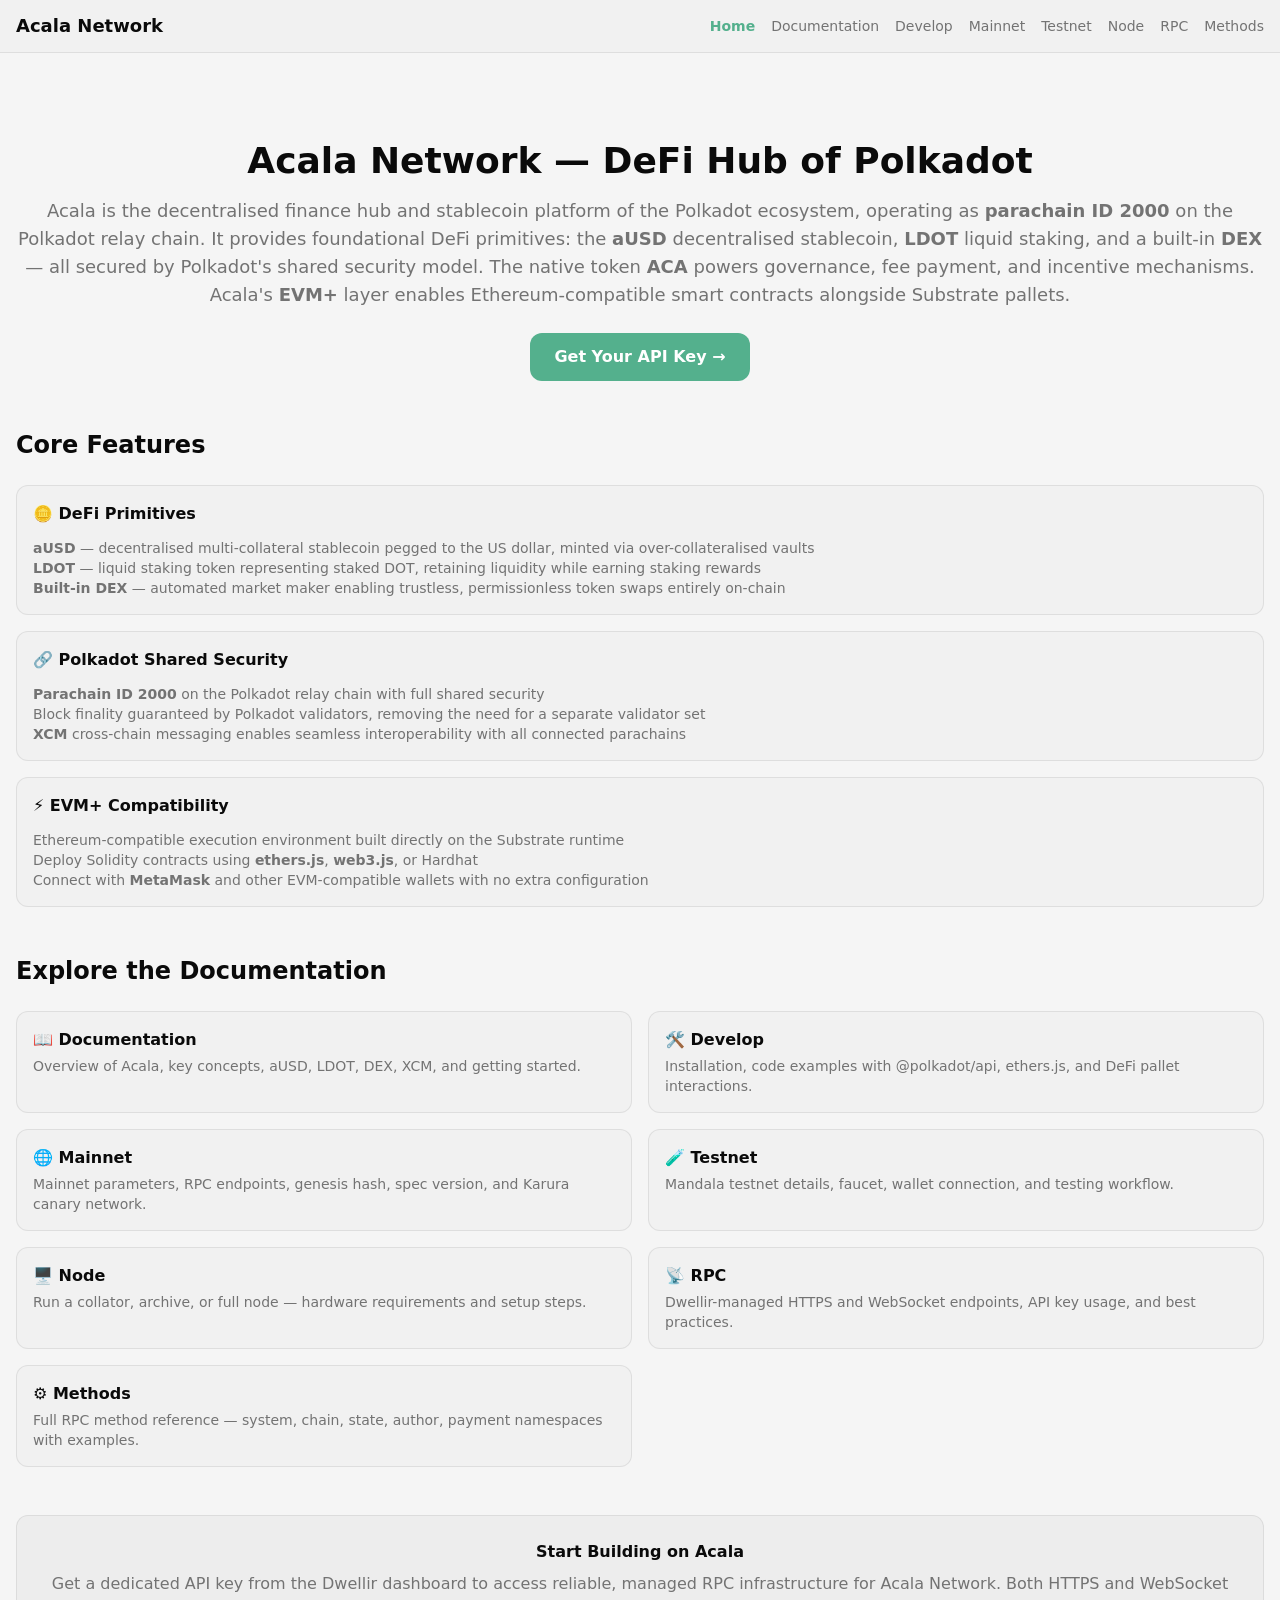
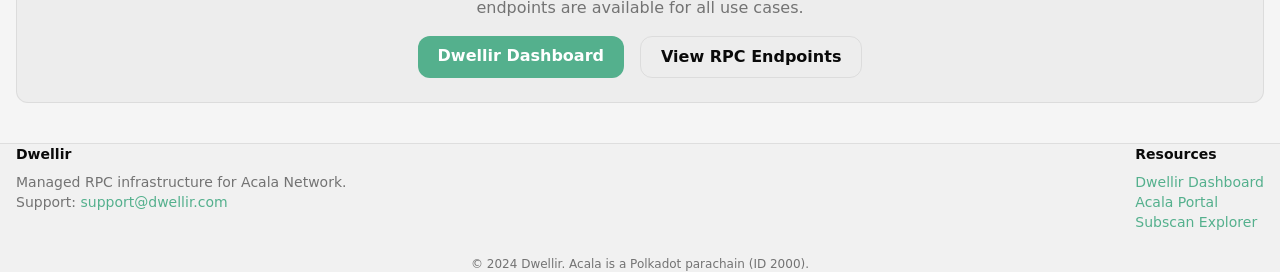
<file: index.html>
<!DOCTYPE html>
<html lang="en" data-theme="light">
<head>
  <meta charset="UTF-8">
  <meta name="viewport" content="width=device-width, initial-scale=1.0">
  <title>Acala Network — DeFi Hub of Polkadot | Dwellir RPC</title>
  <link rel="stylesheet" href="06.ugiaasjkpi.css">
  <link href="css2.css" rel="stylesheet">
</head>
<body class="bg-white text-gray-900">

  <header class="border-b border-fd-border bg-fd-card sticky top-0 z-10">
    <div class="max-w-5xl mx-auto px-4 py-3 flex items-center justify-between">
      <a href="index.html" class="font-bold text-lg text-fd-card-foreground">Acala Network</a>
      <nav class="flex gap-4 flex-wrap text-sm">
        <a href="index.html" class="text-fd-primary font-semibold transition-colors">Home</a>
        <a href="documentation.html" class="text-fd-muted-foreground hover:text-fd-primary transition-colors">Documentation</a>
        <a href="develop.html" class="text-fd-muted-foreground hover:text-fd-primary transition-colors">Develop</a>
        <a href="mainnet.html" class="text-fd-muted-foreground hover:text-fd-primary transition-colors">Mainnet</a>
        <a href="testnet.html" class="text-fd-muted-foreground hover:text-fd-primary transition-colors">Testnet</a>
        <a href="node.html" class="text-fd-muted-foreground hover:text-fd-primary transition-colors">Node</a>
        <a href="rpc.html" class="text-fd-muted-foreground hover:text-fd-primary transition-colors">RPC</a>
        <a href="methods.html" class="text-fd-muted-foreground hover:text-fd-primary transition-colors">Methods</a>
      </nav>
    </div>
  </header>

  <main class="max-w-5xl mx-auto px-4 py-10">

    <section class="text-center py-12 mb-10">
      <h1 class="text-4xl font-bold text-fd-card-foreground mb-4">Acala Network — DeFi Hub of Polkadot</h1>
      <p class="text-lg text-fd-muted-foreground max-w-2xl mx-auto mb-6">
        Acala is the decentralised finance hub and stablecoin platform of the Polkadot ecosystem, operating as
        <strong>parachain ID 2000</strong> on the Polkadot relay chain. It provides foundational DeFi primitives:
        the <strong>aUSD</strong> decentralised stablecoin, <strong>LDOT</strong> liquid staking, and a built-in
        <strong>DEX</strong> — all secured by Polkadot's shared security model. The native token <strong>ACA</strong>
        powers governance, fee payment, and incentive mechanisms. Acala's <strong>EVM+</strong> layer enables
        Ethereum-compatible smart contracts alongside Substrate pallets.
      </p>
      <a href="https://dashboard.dwellir.com/" target="_blank"
         class="inline-block bg-fd-primary text-white px-6 py-3 rounded-xl font-semibold hover:opacity-90 transition-opacity">
        Get Your API Key →
      </a>
    </section>

    <section class="mb-12">
      <h2 class="text-2xl font-bold text-fd-card-foreground mb-6">Core Features</h2>
      <div class="grid grid-cols-3 gap-4">
        <div class="bg-fd-card border border-fd-border rounded-xl p-4">
          <h3 class="font-bold text-fd-card-foreground mb-3">🪙 DeFi Primitives</h3>
          <ul class="text-sm text-fd-muted-foreground space-y-2">
            <li><strong>aUSD</strong> — decentralised multi-collateral stablecoin pegged to the US dollar, minted via over-collateralised vaults</li>
            <li><strong>LDOT</strong> — liquid staking token representing staked DOT, retaining liquidity while earning staking rewards</li>
            <li><strong>Built-in DEX</strong> — automated market maker enabling trustless, permissionless token swaps entirely on-chain</li>
          </ul>
        </div>
        <div class="bg-fd-card border border-fd-border rounded-xl p-4">
          <h3 class="font-bold text-fd-card-foreground mb-3">🔗 Polkadot Shared Security</h3>
          <ul class="text-sm text-fd-muted-foreground space-y-2">
            <li><strong>Parachain ID 2000</strong> on the Polkadot relay chain with full shared security</li>
            <li>Block finality guaranteed by Polkadot validators, removing the need for a separate validator set</li>
            <li><strong>XCM</strong> cross-chain messaging enables seamless interoperability with all connected parachains</li>
          </ul>
        </div>
        <div class="bg-fd-card border border-fd-border rounded-xl p-4">
          <h3 class="font-bold text-fd-card-foreground mb-3">⚡ EVM+ Compatibility</h3>
          <ul class="text-sm text-fd-muted-foreground space-y-2">
            <li>Ethereum-compatible execution environment built directly on the Substrate runtime</li>
            <li>Deploy Solidity contracts using <strong>ethers.js</strong>, <strong>web3.js</strong>, or Hardhat</li>
            <li>Connect with <strong>MetaMask</strong> and other EVM-compatible wallets with no extra configuration</li>
          </ul>
        </div>
      </div>
    </section>

    <section class="mb-12">
      <h2 class="text-2xl font-bold text-fd-card-foreground mb-6">Explore the Documentation</h2>
      <div class="grid grid-cols-2 gap-4">
        <a href="documentation.html" class="bg-fd-card border border-fd-border rounded-xl p-4 hover:border-fd-primary transition-colors block">
          <h3 class="font-semibold text-fd-card-foreground mb-1">📖 Documentation</h3>
          <p class="text-sm text-fd-muted-foreground">Overview of Acala, key concepts, aUSD, LDOT, DEX, XCM, and getting started.</p>
        </a>
        <a href="develop.html" class="bg-fd-card border border-fd-border rounded-xl p-4 hover:border-fd-primary transition-colors block">
          <h3 class="font-semibold text-fd-card-foreground mb-1">🛠 Develop</h3>
          <p class="text-sm text-fd-muted-foreground">Installation, code examples with @polkadot/api, ethers.js, and DeFi pallet interactions.</p>
        </a>
        <a href="mainnet.html" class="bg-fd-card border border-fd-border rounded-xl p-4 hover:border-fd-primary transition-colors block">
          <h3 class="font-semibold text-fd-card-foreground mb-1">🌐 Mainnet</h3>
          <p class="text-sm text-fd-muted-foreground">Mainnet parameters, RPC endpoints, genesis hash, spec version, and Karura canary network.</p>
        </a>
        <a href="testnet.html" class="bg-fd-card border border-fd-border rounded-xl p-4 hover:border-fd-primary transition-colors block">
          <h3 class="font-semibold text-fd-card-foreground mb-1">🧪 Testnet</h3>
          <p class="text-sm text-fd-muted-foreground">Mandala testnet details, faucet, wallet connection, and testing workflow.</p>
        </a>
        <a href="node.html" class="bg-fd-card border border-fd-border rounded-xl p-4 hover:border-fd-primary transition-colors block">
          <h3 class="font-semibold text-fd-card-foreground mb-1">🖥 Node</h3>
          <p class="text-sm text-fd-muted-foreground">Run a collator, archive, or full node — hardware requirements and setup steps.</p>
        </a>
        <a href="rpc.html" class="bg-fd-card border border-fd-border rounded-xl p-4 hover:border-fd-primary transition-colors block">
          <h3 class="font-semibold text-fd-card-foreground mb-1">📡 RPC</h3>
          <p class="text-sm text-fd-muted-foreground">Dwellir-managed HTTPS and WebSocket endpoints, API key usage, and best practices.</p>
        </a>
        <a href="methods.html" class="bg-fd-card border border-fd-border rounded-xl p-4 hover:border-fd-primary transition-colors block">
          <h3 class="font-semibold text-fd-card-foreground mb-1">⚙️ Methods</h3>
          <p class="text-sm text-fd-muted-foreground">Full RPC method reference — system, chain, state, author, payment namespaces with examples.</p>
        </a>
      </div>
    </section>

    <section class="bg-fd-secondary border border-fd-border rounded-xl p-6 text-center">
      <h2 class="text-xl font-bold text-fd-card-foreground mb-2">Start Building on Acala</h2>
      <p class="text-fd-muted-foreground mb-4">
        Get a dedicated API key from the Dwellir dashboard to access reliable, managed RPC infrastructure for Acala Network.
        Both HTTPS and WebSocket endpoints are available for all use cases.
      </p>
      <div class="flex gap-4 justify-center flex-wrap">
        <a href="https://dashboard.dwellir.com/" target="_blank"
           class="bg-fd-primary text-white px-5 py-2 rounded-xl font-semibold hover:opacity-90 transition-opacity">
          Dwellir Dashboard
        </a>
        <a href="rpc.html"
           class="border border-fd-border px-5 py-2 rounded-xl font-semibold text-fd-card-foreground hover:bg-fd-card transition-colors">
          View RPC Endpoints
        </a>
      </div>
    </section>

  </main>

  <footer class="border-t border-fd-border bg-fd-card mt-12">
    <div class="max-w-5xl mx-auto px-4 py-8 text-sm text-fd-muted-foreground">
      <div class="flex flex-wrap gap-6 justify-between">
        <div>
          <p class="font-semibold text-fd-card-foreground mb-2">Dwellir</p>
          <p>Managed RPC infrastructure for Acala Network.</p>
          <p>Support: <a href="mailto:support@dwellir.com" class="text-fd-primary hover:underline">support@dwellir.com</a></p>
        </div>
        <div>
          <p class="font-semibold text-fd-card-foreground mb-2">Resources</p>
          <ul class="space-y-1">
            <li><a href="https://dashboard.dwellir.com/" class="text-fd-primary hover:underline" target="_blank">Dwellir Dashboard</a></li>
            <li><a href="https://acala.network/" class="text-fd-primary hover:underline" target="_blank">Acala Portal</a></li>
            <li><a href="https://acala.subscan.io/" class="text-fd-primary hover:underline" target="_blank">Subscan Explorer</a></li>
          </ul>
        </div>
      </div>
      <p class="mt-6 text-center text-xs">© 2024 Dwellir. Acala is a Polkadot parachain (ID 2000).</p>
    </div>
  </footer>

</body>
</html>
</file>
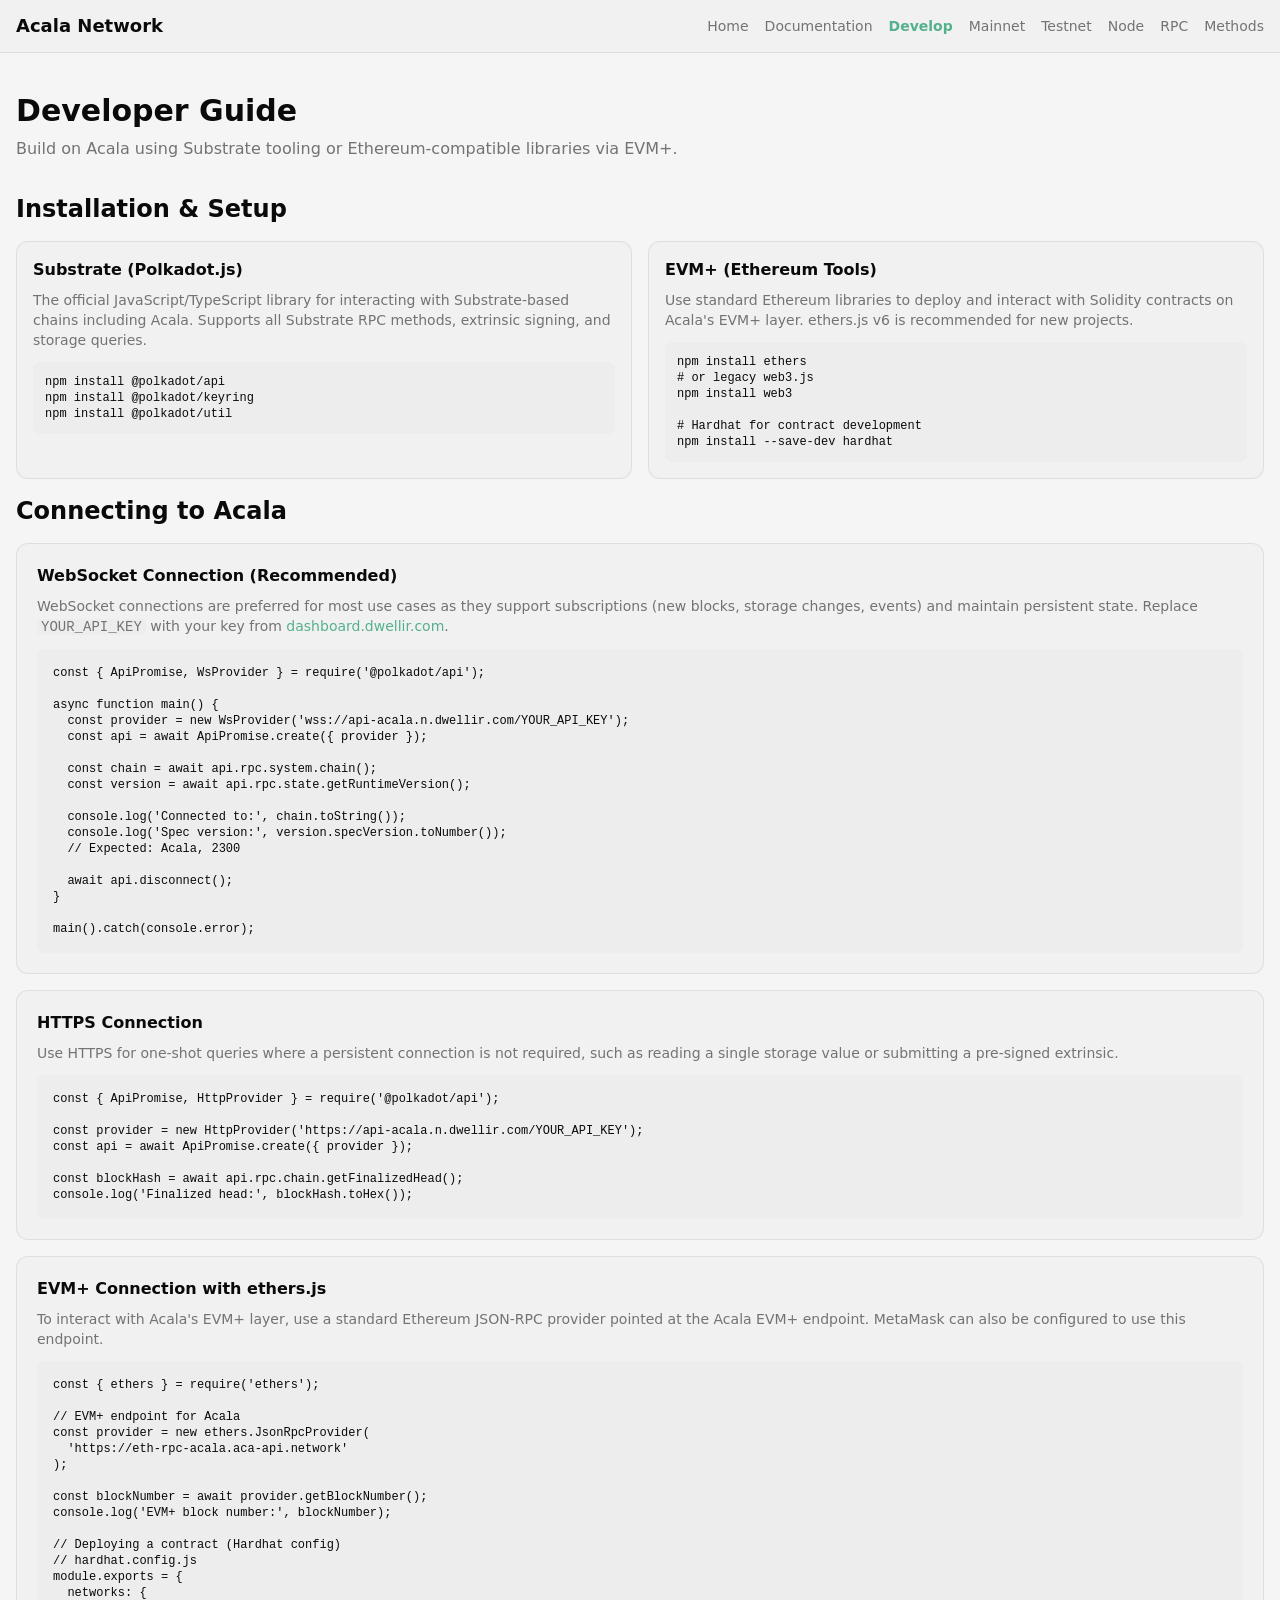
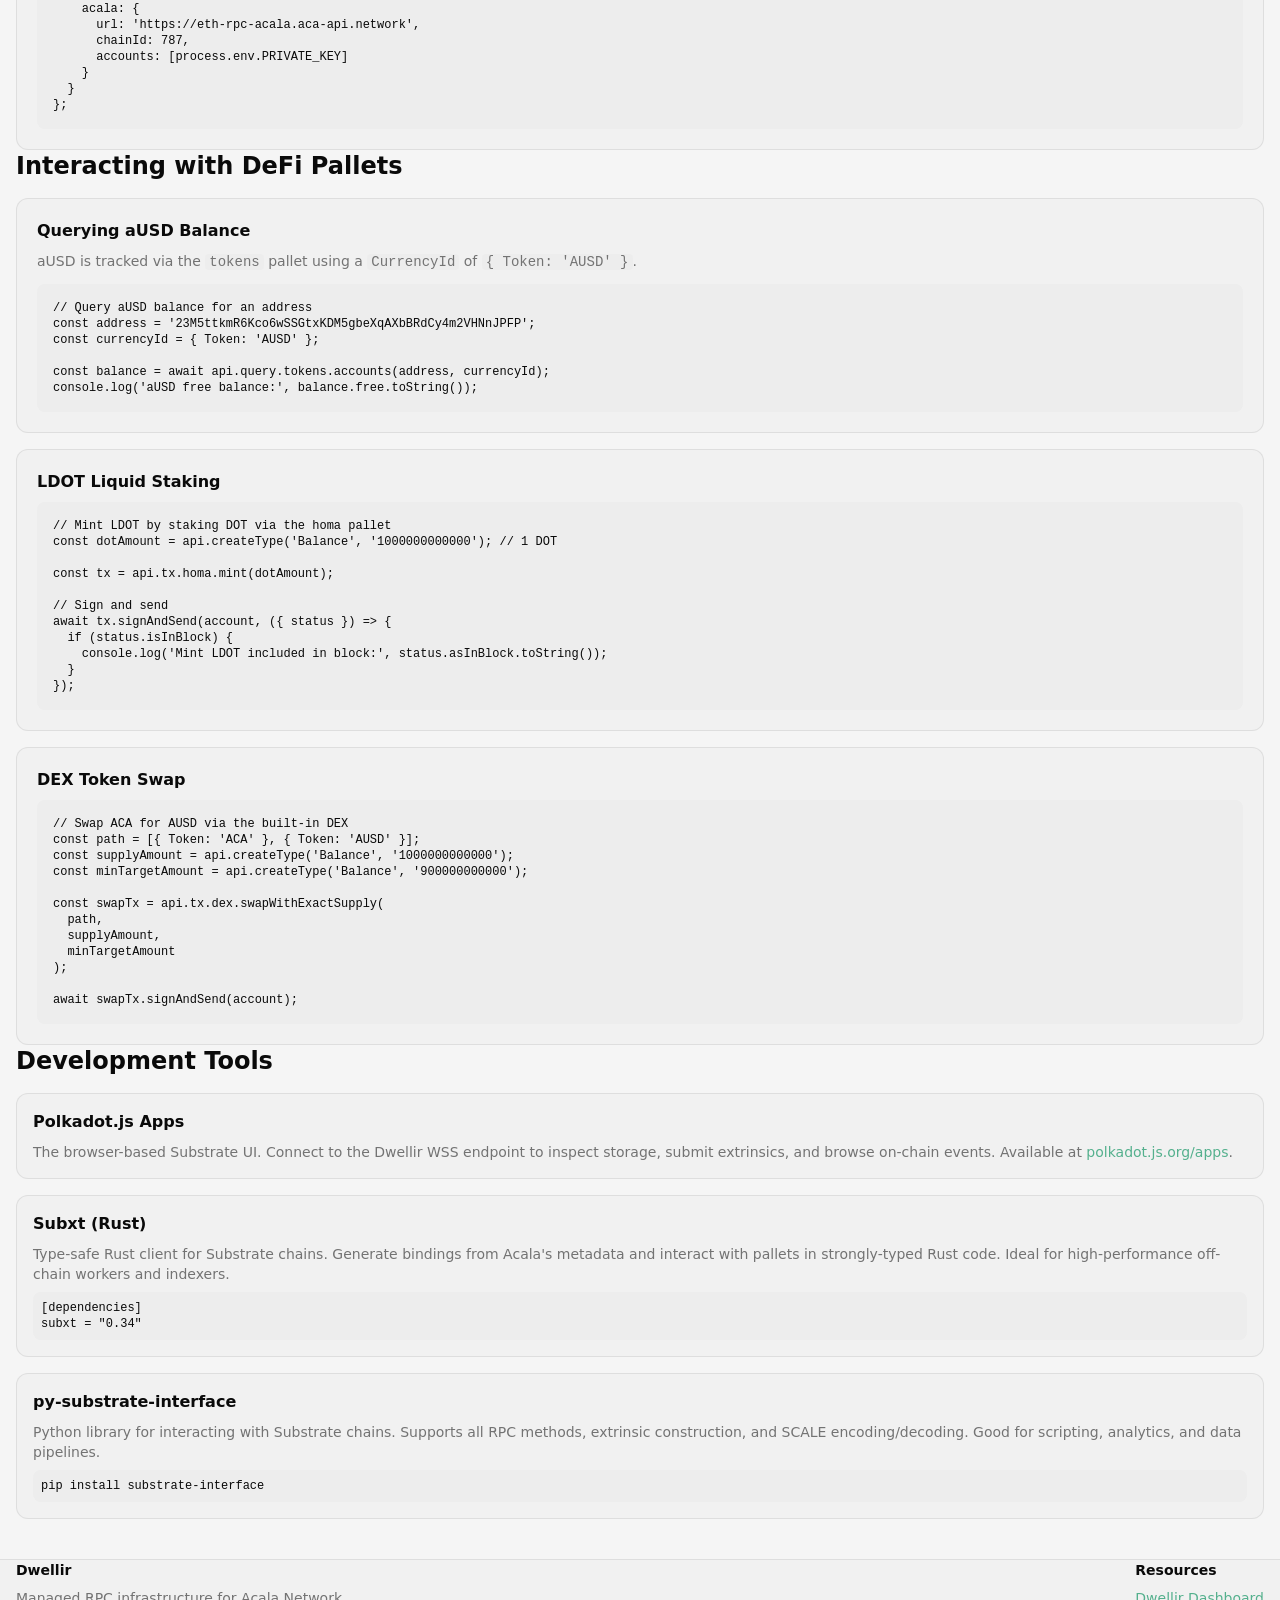
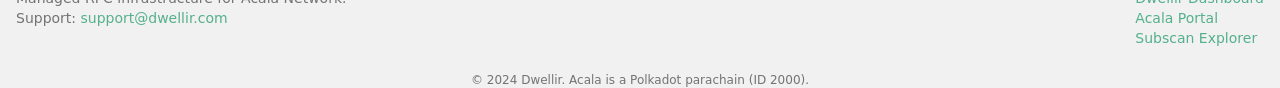
<file: develop.html>
<!DOCTYPE html>
<html lang="en" data-theme="light">
<head>
  <meta charset="UTF-8">
  <meta name="viewport" content="width=device-width, initial-scale=1.0">
  <title>Developer Guide | Acala Network</title>
  <link rel="stylesheet" href="06.ugiaasjkpi.css">
  <link href="css2.css" rel="stylesheet">
</head>
<body class="bg-white text-gray-900">

  <header class="border-b border-fd-border bg-fd-card sticky top-0 z-10">
    <div class="max-w-5xl mx-auto px-4 py-3 flex items-center justify-between">
      <a href="index.html" class="font-bold text-lg text-fd-card-foreground">Acala Network</a>
      <nav class="flex gap-4 flex-wrap text-sm">
        <a href="index.html" class="text-fd-muted-foreground hover:text-fd-primary transition-colors">Home</a>
        <a href="documentation.html" class="text-fd-muted-foreground hover:text-fd-primary transition-colors">Documentation</a>
        <a href="develop.html" class="text-fd-primary font-semibold transition-colors">Develop</a>
        <a href="mainnet.html" class="text-fd-muted-foreground hover:text-fd-primary transition-colors">Mainnet</a>
        <a href="testnet.html" class="text-fd-muted-foreground hover:text-fd-primary transition-colors">Testnet</a>
        <a href="node.html" class="text-fd-muted-foreground hover:text-fd-primary transition-colors">Node</a>
        <a href="rpc.html" class="text-fd-muted-foreground hover:text-fd-primary transition-colors">RPC</a>
        <a href="methods.html" class="text-fd-muted-foreground hover:text-fd-primary transition-colors">Methods</a>
      </nav>
    </div>
  </header>

  <main class="max-w-5xl mx-auto px-4 py-10">

    <h1 class="text-3xl font-bold text-fd-card-foreground mb-2">Developer Guide</h1>
    <p class="text-fd-muted-foreground mb-8">Build on Acala using Substrate tooling or Ethereum-compatible libraries via EVM+.</p>

    <!-- Installation -->
    <section class="mb-10">
      <h2 class="text-2xl font-bold text-fd-card-foreground mb-4">Installation &amp; Setup</h2>
      <div class="grid grid-cols-2 gap-4 mb-4">
        <div class="bg-fd-card border border-fd-border rounded-xl p-4">
          <h3 class="font-bold text-fd-card-foreground mb-2">Substrate (Polkadot.js)</h3>
          <p class="text-sm text-fd-muted-foreground mb-3">
            The official JavaScript/TypeScript library for interacting with Substrate-based chains including Acala.
            Supports all Substrate RPC methods, extrinsic signing, and storage queries.
          </p>
          <pre class="bg-fd-secondary rounded-lg p-3 text-xs overflow-x-auto"><code>npm install @polkadot/api
npm install @polkadot/keyring
npm install @polkadot/util</code></pre>
        </div>
        <div class="bg-fd-card border border-fd-border rounded-xl p-4">
          <h3 class="font-bold text-fd-card-foreground mb-2">EVM+ (Ethereum Tools)</h3>
          <p class="text-sm text-fd-muted-foreground mb-3">
            Use standard Ethereum libraries to deploy and interact with Solidity contracts on Acala's EVM+ layer.
            ethers.js v6 is recommended for new projects.
          </p>
          <pre class="bg-fd-secondary rounded-lg p-3 text-xs overflow-x-auto"><code>npm install ethers
# or legacy web3.js
npm install web3

# Hardhat for contract development
npm install --save-dev hardhat</code></pre>
        </div>
      </div>
    </section>

    <!-- Connecting to Acala -->
    <section class="mb-10">
      <h2 class="text-2xl font-bold text-fd-card-foreground mb-4">Connecting to Acala</h2>

      <div class="bg-fd-card border border-fd-border rounded-xl p-5 mb-4">
        <h3 class="font-bold text-fd-card-foreground mb-2">WebSocket Connection (Recommended)</h3>
        <p class="text-sm text-fd-muted-foreground mb-3">
          WebSocket connections are preferred for most use cases as they support subscriptions (new blocks,
          storage changes, events) and maintain persistent state. Replace <code class="bg-fd-secondary px-1 rounded">YOUR_API_KEY</code>
          with your key from <a href="https://dashboard.dwellir.com/" class="text-fd-primary hover:underline" target="_blank">dashboard.dwellir.com</a>.
        </p>
        <pre class="bg-fd-secondary rounded-lg p-4 text-xs overflow-x-auto"><code>const { ApiPromise, WsProvider } = require('@polkadot/api');

async function main() {
  const provider = new WsProvider('wss://api-acala.n.dwellir.com/YOUR_API_KEY');
  const api = await ApiPromise.create({ provider });

  const chain = await api.rpc.system.chain();
  const version = await api.rpc.state.getRuntimeVersion();

  console.log('Connected to:', chain.toString());
  console.log('Spec version:', version.specVersion.toNumber());
  // Expected: Acala, 2300

  await api.disconnect();
}

main().catch(console.error);</code></pre>
      </div>

      <div class="bg-fd-card border border-fd-border rounded-xl p-5 mb-4">
        <h3 class="font-bold text-fd-card-foreground mb-2">HTTPS Connection</h3>
        <p class="text-sm text-fd-muted-foreground mb-3">
          Use HTTPS for one-shot queries where a persistent connection is not required, such as reading a single
          storage value or submitting a pre-signed extrinsic.
        </p>
        <pre class="bg-fd-secondary rounded-lg p-4 text-xs overflow-x-auto"><code>const { ApiPromise, HttpProvider } = require('@polkadot/api');

const provider = new HttpProvider('https://api-acala.n.dwellir.com/YOUR_API_KEY');
const api = await ApiPromise.create({ provider });

const blockHash = await api.rpc.chain.getFinalizedHead();
console.log('Finalized head:', blockHash.toHex());</code></pre>
      </div>

      <div class="bg-fd-card border border-fd-border rounded-xl p-5">
        <h3 class="font-bold text-fd-card-foreground mb-2">EVM+ Connection with ethers.js</h3>
        <p class="text-sm text-fd-muted-foreground mb-3">
          To interact with Acala's EVM+ layer, use a standard Ethereum JSON-RPC provider pointed at the Acala
          EVM+ endpoint. MetaMask can also be configured to use this endpoint.
        </p>
        <pre class="bg-fd-secondary rounded-lg p-4 text-xs overflow-x-auto"><code>const { ethers } = require('ethers');

// EVM+ endpoint for Acala
const provider = new ethers.JsonRpcProvider(
  'https://eth-rpc-acala.aca-api.network'
);

const blockNumber = await provider.getBlockNumber();
console.log('EVM+ block number:', blockNumber);

// Deploying a contract (Hardhat config)
// hardhat.config.js
module.exports = {
  networks: {
    acala: {
      url: 'https://eth-rpc-acala.aca-api.network',
      chainId: 787,
      accounts: [process.env.PRIVATE_KEY]
    }
  }
};</code></pre>
      </div>
    </section>

    <!-- DeFi Pallets -->
    <section class="mb-10">
      <h2 class="text-2xl font-bold text-fd-card-foreground mb-4">Interacting with DeFi Pallets</h2>

      <div class="bg-fd-card border border-fd-border rounded-xl p-5 mb-4">
        <h3 class="font-bold text-fd-card-foreground mb-2">Querying aUSD Balance</h3>
        <p class="text-sm text-fd-muted-foreground mb-3">
          aUSD is tracked via the <code class="bg-fd-secondary px-1 rounded">tokens</code> pallet using a
          <code class="bg-fd-secondary px-1 rounded">CurrencyId</code> of <code class="bg-fd-secondary px-1 rounded">{ Token: 'AUSD' }</code>.
        </p>
        <pre class="bg-fd-secondary rounded-lg p-4 text-xs overflow-x-auto"><code>// Query aUSD balance for an address
const address = '23M5ttkmR6Kco6wSSGtxKDM5gbeXqAXbBRdCy4m2VHNnJPFP';
const currencyId = { Token: 'AUSD' };

const balance = await api.query.tokens.accounts(address, currencyId);
console.log('aUSD free balance:', balance.free.toString());</code></pre>
      </div>

      <div class="bg-fd-card border border-fd-border rounded-xl p-5 mb-4">
        <h3 class="font-bold text-fd-card-foreground mb-2">LDOT Liquid Staking</h3>
        <pre class="bg-fd-secondary rounded-lg p-4 text-xs overflow-x-auto"><code>// Mint LDOT by staking DOT via the homa pallet
const dotAmount = api.createType('Balance', '1000000000000'); // 1 DOT

const tx = api.tx.homa.mint(dotAmount);

// Sign and send
await tx.signAndSend(account, ({ status }) => {
  if (status.isInBlock) {
    console.log('Mint LDOT included in block:', status.asInBlock.toString());
  }
});</code></pre>
      </div>

      <div class="bg-fd-card border border-fd-border rounded-xl p-5">
        <h3 class="font-bold text-fd-card-foreground mb-2">DEX Token Swap</h3>
        <pre class="bg-fd-secondary rounded-lg p-4 text-xs overflow-x-auto"><code>// Swap ACA for AUSD via the built-in DEX
const path = [{ Token: 'ACA' }, { Token: 'AUSD' }];
const supplyAmount = api.createType('Balance', '1000000000000');
const minTargetAmount = api.createType('Balance', '900000000000');

const swapTx = api.tx.dex.swapWithExactSupply(
  path,
  supplyAmount,
  minTargetAmount
);

await swapTx.signAndSend(account);</code></pre>
      </div>
    </section>

    <!-- Dev Tools -->
    <section class="mb-10">
      <h2 class="text-2xl font-bold text-fd-card-foreground mb-4">Development Tools</h2>
      <div class="grid grid-cols-3 gap-4">
        <div class="bg-fd-card border border-fd-border rounded-xl p-4">
          <h3 class="font-bold text-fd-card-foreground mb-2">Polkadot.js Apps</h3>
          <p class="text-sm text-fd-muted-foreground">
            The browser-based Substrate UI. Connect to the Dwellir WSS endpoint to inspect storage, submit
            extrinsics, and browse on-chain events. Available at
            <a href="https://polkadot.js.org/apps/" class="text-fd-primary hover:underline" target="_blank">polkadot.js.org/apps</a>.
          </p>
        </div>
        <div class="bg-fd-card border border-fd-border rounded-xl p-4">
          <h3 class="font-bold text-fd-card-foreground mb-2">Subxt (Rust)</h3>
          <p class="text-sm text-fd-muted-foreground">
            Type-safe Rust client for Substrate chains. Generate bindings from Acala's metadata and interact
            with pallets in strongly-typed Rust code. Ideal for high-performance off-chain workers and indexers.
          </p>
          <pre class="bg-fd-secondary rounded-lg p-2 text-xs mt-2"><code>[dependencies]
subxt = "0.34"</code></pre>
        </div>
        <div class="bg-fd-card border border-fd-border rounded-xl p-4">
          <h3 class="font-bold text-fd-card-foreground mb-2">py-substrate-interface</h3>
          <p class="text-sm text-fd-muted-foreground">
            Python library for interacting with Substrate chains. Supports all RPC methods, extrinsic construction,
            and SCALE encoding/decoding. Good for scripting, analytics, and data pipelines.
          </p>
          <pre class="bg-fd-secondary rounded-lg p-2 text-xs mt-2"><code>pip install substrate-interface</code></pre>
        </div>
      </div>
    </section>

  </main>

  <footer class="border-t border-fd-border bg-fd-card mt-12">
    <div class="max-w-5xl mx-auto px-4 py-8 text-sm text-fd-muted-foreground">
      <div class="flex flex-wrap gap-6 justify-between">
        <div>
          <p class="font-semibold text-fd-card-foreground mb-2">Dwellir</p>
          <p>Managed RPC infrastructure for Acala Network.</p>
          <p>Support: <a href="mailto:support@dwellir.com" class="text-fd-primary hover:underline">support@dwellir.com</a></p>
        </div>
        <div>
          <p class="font-semibold text-fd-card-foreground mb-2">Resources</p>
          <ul class="space-y-1">
            <li><a href="https://dashboard.dwellir.com/" class="text-fd-primary hover:underline" target="_blank">Dwellir Dashboard</a></li>
            <li><a href="https://acala.network/" class="text-fd-primary hover:underline" target="_blank">Acala Portal</a></li>
            <li><a href="https://acala.subscan.io/" class="text-fd-primary hover:underline" target="_blank">Subscan Explorer</a></li>
          </ul>
        </div>
      </div>
      <p class="mt-6 text-center text-xs">© 2024 Dwellir. Acala is a Polkadot parachain (ID 2000).</p>
    </div>
  </footer>

</body>
</html>
</file>
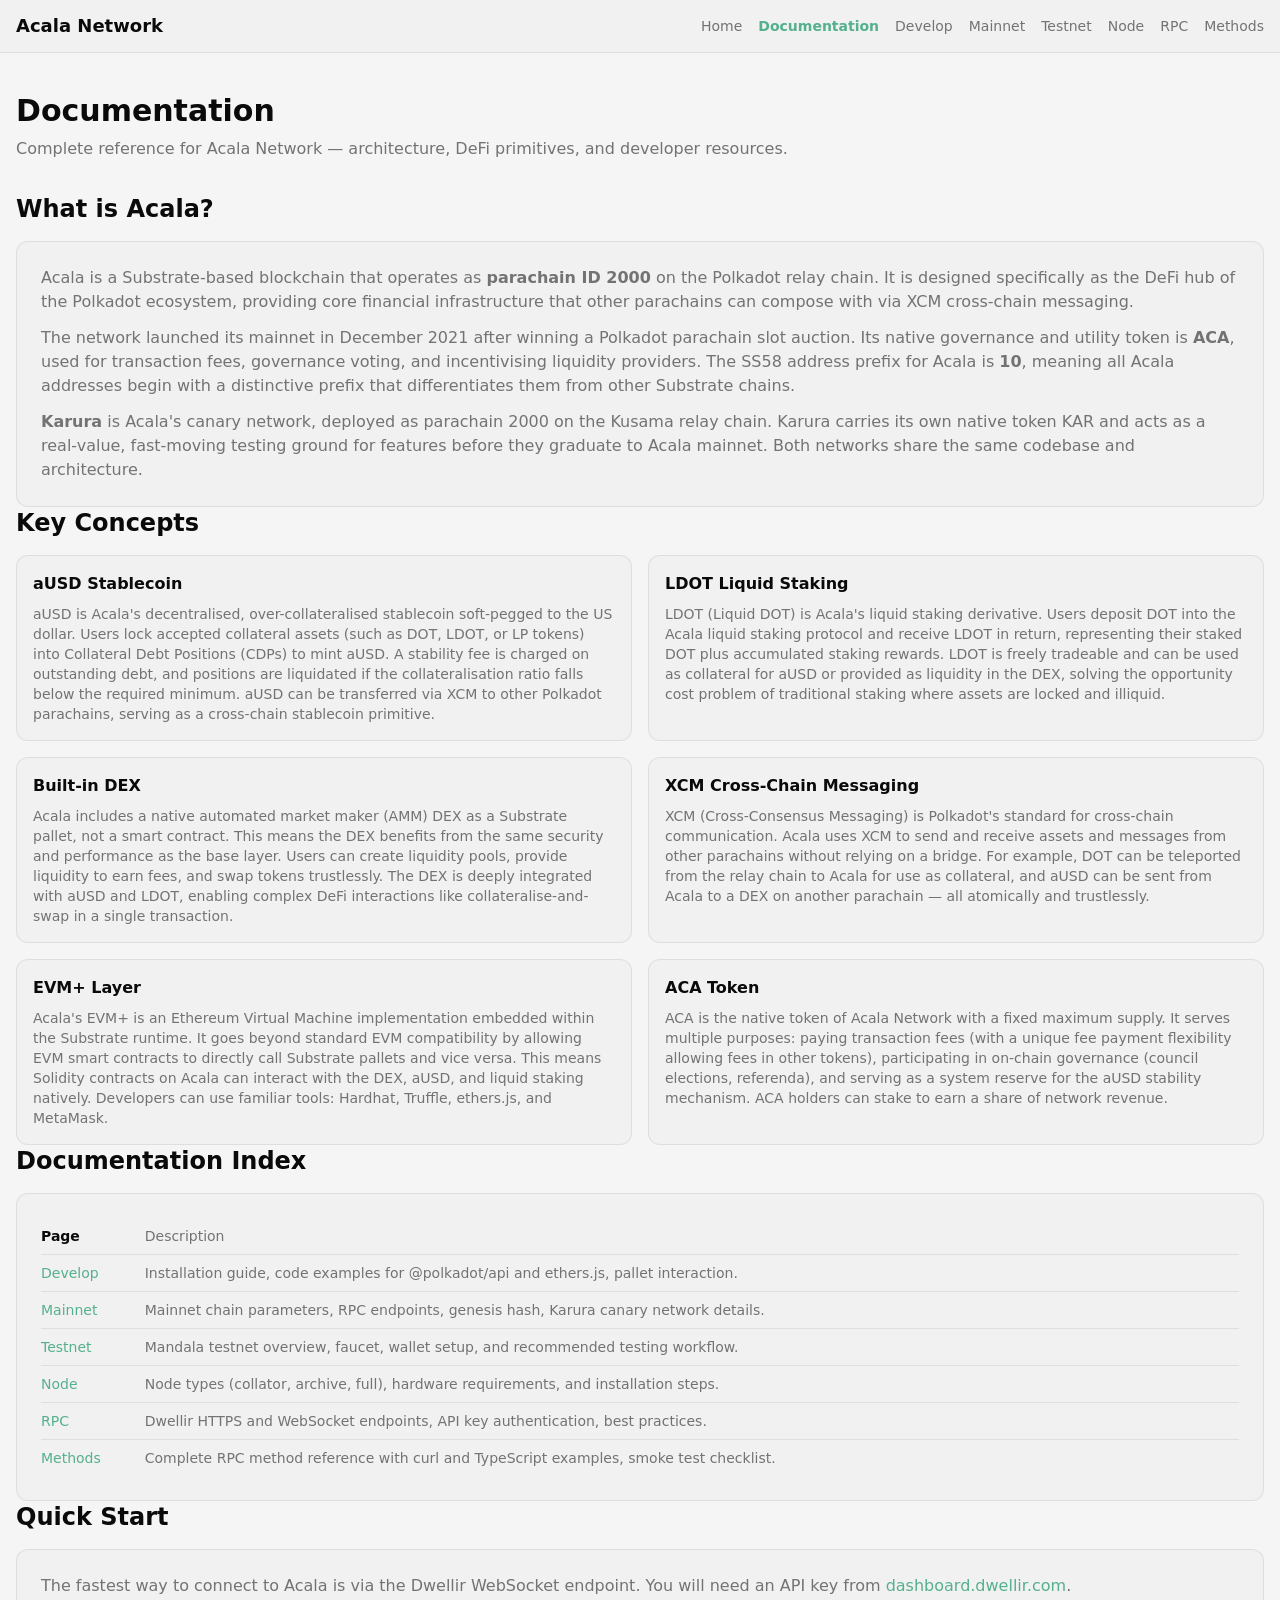
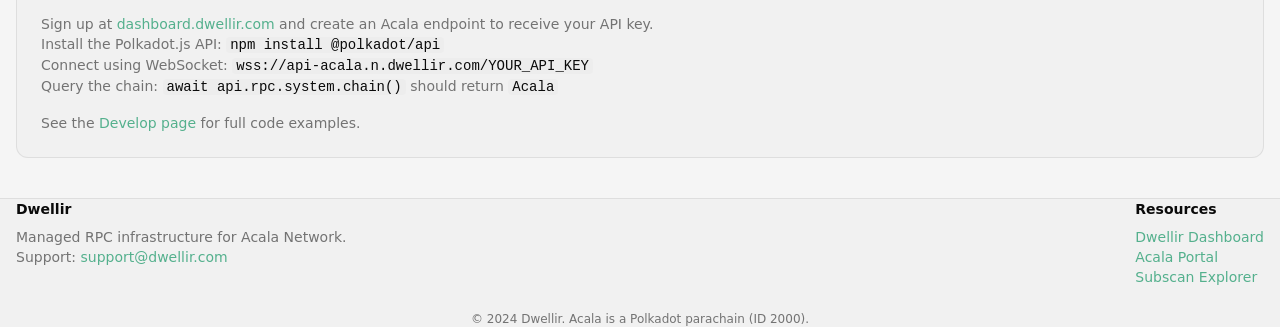
<file: documentation.html>
<!DOCTYPE html>
<html lang="en" data-theme="light">
<head>
  <meta charset="UTF-8">
  <meta name="viewport" content="width=device-width, initial-scale=1.0">
  <title>Documentation | Acala Network</title>
  <link rel="stylesheet" href="06.ugiaasjkpi.css">
  <link href="css2.css" rel="stylesheet">
</head>
<body class="bg-white text-gray-900">

  <header class="border-b border-fd-border bg-fd-card sticky top-0 z-10">
    <div class="max-w-5xl mx-auto px-4 py-3 flex items-center justify-between">
      <a href="index.html" class="font-bold text-lg text-fd-card-foreground">Acala Network</a>
      <nav class="flex gap-4 flex-wrap text-sm">
        <a href="index.html" class="text-fd-muted-foreground hover:text-fd-primary transition-colors">Home</a>
        <a href="documentation.html" class="text-fd-primary font-semibold transition-colors">Documentation</a>
        <a href="develop.html" class="text-fd-muted-foreground hover:text-fd-primary transition-colors">Develop</a>
        <a href="mainnet.html" class="text-fd-muted-foreground hover:text-fd-primary transition-colors">Mainnet</a>
        <a href="testnet.html" class="text-fd-muted-foreground hover:text-fd-primary transition-colors">Testnet</a>
        <a href="node.html" class="text-fd-muted-foreground hover:text-fd-primary transition-colors">Node</a>
        <a href="rpc.html" class="text-fd-muted-foreground hover:text-fd-primary transition-colors">RPC</a>
        <a href="methods.html" class="text-fd-muted-foreground hover:text-fd-primary transition-colors">Methods</a>
      </nav>
    </div>
  </header>

  <main class="max-w-5xl mx-auto px-4 py-10">

    <h1 class="text-3xl font-bold text-fd-card-foreground mb-2">Documentation</h1>
    <p class="text-fd-muted-foreground mb-8">Complete reference for Acala Network — architecture, DeFi primitives, and developer resources.</p>

    <!-- Overview -->
    <section class="mb-10">
      <h2 class="text-2xl font-bold text-fd-card-foreground mb-4">What is Acala?</h2>
      <div class="bg-fd-card border border-fd-border rounded-xl p-6">
        <p class="text-fd-muted-foreground mb-3">
          Acala is a Substrate-based blockchain that operates as <strong>parachain ID 2000</strong> on the Polkadot relay chain.
          It is designed specifically as the DeFi hub of the Polkadot ecosystem, providing core financial infrastructure
          that other parachains can compose with via XCM cross-chain messaging.
        </p>
        <p class="text-fd-muted-foreground mb-3">
          The network launched its mainnet in December 2021 after winning a Polkadot parachain slot auction.
          Its native governance and utility token is <strong>ACA</strong>, used for transaction fees, governance voting,
          and incentivising liquidity providers. The SS58 address prefix for Acala is <strong>10</strong>, meaning all
          Acala addresses begin with a distinctive prefix that differentiates them from other Substrate chains.
        </p>
        <p class="text-fd-muted-foreground">
          <strong>Karura</strong> is Acala's canary network, deployed as parachain 2000 on the Kusama relay chain.
          Karura carries its own native token KAR and acts as a real-value, fast-moving testing ground for features
          before they graduate to Acala mainnet. Both networks share the same codebase and architecture.
        </p>
      </div>
    </section>

    <!-- Key Concepts -->
    <section class="mb-10">
      <h2 class="text-2xl font-bold text-fd-card-foreground mb-4">Key Concepts</h2>
      <div class="grid grid-cols-2 gap-4">
        <div class="bg-fd-card border border-fd-border rounded-xl p-4">
          <h3 class="font-bold text-fd-card-foreground mb-2">aUSD Stablecoin</h3>
          <p class="text-sm text-fd-muted-foreground">
            aUSD is Acala's decentralised, over-collateralised stablecoin soft-pegged to the US dollar.
            Users lock accepted collateral assets (such as DOT, LDOT, or LP tokens) into Collateral Debt Positions (CDPs)
            to mint aUSD. A stability fee is charged on outstanding debt, and positions are liquidated if the
            collateralisation ratio falls below the required minimum. aUSD can be transferred via XCM to other
            Polkadot parachains, serving as a cross-chain stablecoin primitive.
          </p>
        </div>
        <div class="bg-fd-card border border-fd-border rounded-xl p-4">
          <h3 class="font-bold text-fd-card-foreground mb-2">LDOT Liquid Staking</h3>
          <p class="text-sm text-fd-muted-foreground">
            LDOT (Liquid DOT) is Acala's liquid staking derivative. Users deposit DOT into the Acala liquid staking
            protocol and receive LDOT in return, representing their staked DOT plus accumulated staking rewards.
            LDOT is freely tradeable and can be used as collateral for aUSD or provided as liquidity in the DEX,
            solving the opportunity cost problem of traditional staking where assets are locked and illiquid.
          </p>
        </div>
        <div class="bg-fd-card border border-fd-border rounded-xl p-4">
          <h3 class="font-bold text-fd-card-foreground mb-2">Built-in DEX</h3>
          <p class="text-sm text-fd-muted-foreground">
            Acala includes a native automated market maker (AMM) DEX as a Substrate pallet, not a smart contract.
            This means the DEX benefits from the same security and performance as the base layer. Users can create
            liquidity pools, provide liquidity to earn fees, and swap tokens trustlessly. The DEX is deeply integrated
            with aUSD and LDOT, enabling complex DeFi interactions like collateralise-and-swap in a single transaction.
          </p>
        </div>
        <div class="bg-fd-card border border-fd-border rounded-xl p-4">
          <h3 class="font-bold text-fd-card-foreground mb-2">XCM Cross-Chain Messaging</h3>
          <p class="text-sm text-fd-muted-foreground">
            XCM (Cross-Consensus Messaging) is Polkadot's standard for cross-chain communication. Acala uses XCM to
            send and receive assets and messages from other parachains without relying on a bridge. For example, DOT
            can be teleported from the relay chain to Acala for use as collateral, and aUSD can be sent from Acala
            to a DEX on another parachain — all atomically and trustlessly.
          </p>
        </div>
        <div class="bg-fd-card border border-fd-border rounded-xl p-4">
          <h3 class="font-bold text-fd-card-foreground mb-2">EVM+ Layer</h3>
          <p class="text-sm text-fd-muted-foreground">
            Acala's EVM+ is an Ethereum Virtual Machine implementation embedded within the Substrate runtime.
            It goes beyond standard EVM compatibility by allowing EVM smart contracts to directly call Substrate
            pallets and vice versa. This means Solidity contracts on Acala can interact with the DEX, aUSD,
            and liquid staking natively. Developers can use familiar tools: Hardhat, Truffle, ethers.js, and MetaMask.
          </p>
        </div>
        <div class="bg-fd-card border border-fd-border rounded-xl p-4">
          <h3 class="font-bold text-fd-card-foreground mb-2">ACA Token</h3>
          <p class="text-sm text-fd-muted-foreground">
            ACA is the native token of Acala Network with a fixed maximum supply. It serves multiple purposes:
            paying transaction fees (with a unique fee payment flexibility allowing fees in other tokens),
            participating in on-chain governance (council elections, referenda), and serving as a system reserve
            for the aUSD stability mechanism. ACA holders can stake to earn a share of network revenue.
          </p>
        </div>
      </div>
    </section>

    <!-- Table of Contents -->
    <section class="mb-10">
      <h2 class="text-2xl font-bold text-fd-card-foreground mb-4">Documentation Index</h2>
      <div class="bg-fd-card border border-fd-border rounded-xl p-6">
        <table class="w-full text-sm">
          <thead>
            <tr class="border-b border-fd-border">
              <th class="text-left py-2 pr-4 text-fd-card-foreground font-semibold">Page</th>
              <th class="text-left py-2 text-fd-muted-foreground font-normal">Description</th>
            </tr>
          </thead>
          <tbody>
            <tr class="border-b border-fd-border">
              <td class="py-2 pr-4"><a href="develop.html" class="text-fd-primary hover:underline font-medium">Develop</a></td>
              <td class="py-2 text-fd-muted-foreground">Installation guide, code examples for @polkadot/api and ethers.js, pallet interaction.</td>
            </tr>
            <tr class="border-b border-fd-border">
              <td class="py-2 pr-4"><a href="mainnet.html" class="text-fd-primary hover:underline font-medium">Mainnet</a></td>
              <td class="py-2 text-fd-muted-foreground">Mainnet chain parameters, RPC endpoints, genesis hash, Karura canary network details.</td>
            </tr>
            <tr class="border-b border-fd-border">
              <td class="py-2 pr-4"><a href="testnet.html" class="text-fd-primary hover:underline font-medium">Testnet</a></td>
              <td class="py-2 text-fd-muted-foreground">Mandala testnet overview, faucet, wallet setup, and recommended testing workflow.</td>
            </tr>
            <tr class="border-b border-fd-border">
              <td class="py-2 pr-4"><a href="node.html" class="text-fd-primary hover:underline font-medium">Node</a></td>
              <td class="py-2 text-fd-muted-foreground">Node types (collator, archive, full), hardware requirements, and installation steps.</td>
            </tr>
            <tr class="border-b border-fd-border">
              <td class="py-2 pr-4"><a href="rpc.html" class="text-fd-primary hover:underline font-medium">RPC</a></td>
              <td class="py-2 text-fd-muted-foreground">Dwellir HTTPS and WebSocket endpoints, API key authentication, best practices.</td>
            </tr>
            <tr>
              <td class="py-2 pr-4"><a href="methods.html" class="text-fd-primary hover:underline font-medium">Methods</a></td>
              <td class="py-2 text-fd-muted-foreground">Complete RPC method reference with curl and TypeScript examples, smoke test checklist.</td>
            </tr>
          </tbody>
        </table>
      </div>
    </section>

    <!-- Quick Start -->
    <section class="mb-10">
      <h2 class="text-2xl font-bold text-fd-card-foreground mb-4">Quick Start</h2>
      <div class="bg-fd-card border border-fd-border rounded-xl p-6">
        <p class="text-fd-muted-foreground mb-4">
          The fastest way to connect to Acala is via the Dwellir WebSocket endpoint. You will need an API key
          from <a href="https://dashboard.dwellir.com/" class="text-fd-primary hover:underline" target="_blank">dashboard.dwellir.com</a>.
        </p>
        <ol class="list-decimal list-inside text-sm text-fd-muted-foreground space-y-2 mb-4">
          <li>Sign up at <a href="https://dashboard.dwellir.com/" class="text-fd-primary hover:underline" target="_blank">dashboard.dwellir.com</a> and create an Acala endpoint to receive your API key.</li>
          <li>Install the Polkadot.js API: <code class="bg-fd-secondary px-1 rounded text-fd-card-foreground">npm install @polkadot/api</code></li>
          <li>Connect using WebSocket: <code class="bg-fd-secondary px-1 rounded text-fd-card-foreground">wss://api-acala.n.dwellir.com/YOUR_API_KEY</code></li>
          <li>Query the chain: <code class="bg-fd-secondary px-1 rounded text-fd-card-foreground">await api.rpc.system.chain()</code> should return <code class="bg-fd-secondary px-1 rounded text-fd-card-foreground">Acala</code></li>
        </ol>
        <p class="text-sm text-fd-muted-foreground">See the <a href="develop.html" class="text-fd-primary hover:underline">Develop page</a> for full code examples.</p>
      </div>
    </section>

  </main>

  <footer class="border-t border-fd-border bg-fd-card mt-12">
    <div class="max-w-5xl mx-auto px-4 py-8 text-sm text-fd-muted-foreground">
      <div class="flex flex-wrap gap-6 justify-between">
        <div>
          <p class="font-semibold text-fd-card-foreground mb-2">Dwellir</p>
          <p>Managed RPC infrastructure for Acala Network.</p>
          <p>Support: <a href="mailto:support@dwellir.com" class="text-fd-primary hover:underline">support@dwellir.com</a></p>
        </div>
        <div>
          <p class="font-semibold text-fd-card-foreground mb-2">Resources</p>
          <ul class="space-y-1">
            <li><a href="https://dashboard.dwellir.com/" class="text-fd-primary hover:underline" target="_blank">Dwellir Dashboard</a></li>
            <li><a href="https://acala.network/" class="text-fd-primary hover:underline" target="_blank">Acala Portal</a></li>
            <li><a href="https://acala.subscan.io/" class="text-fd-primary hover:underline" target="_blank">Subscan Explorer</a></li>
          </ul>
        </div>
      </div>
      <p class="mt-6 text-center text-xs">© 2024 Dwellir. Acala is a Polkadot parachain (ID 2000).</p>
    </div>
  </footer>

</body>
</html>
</file>
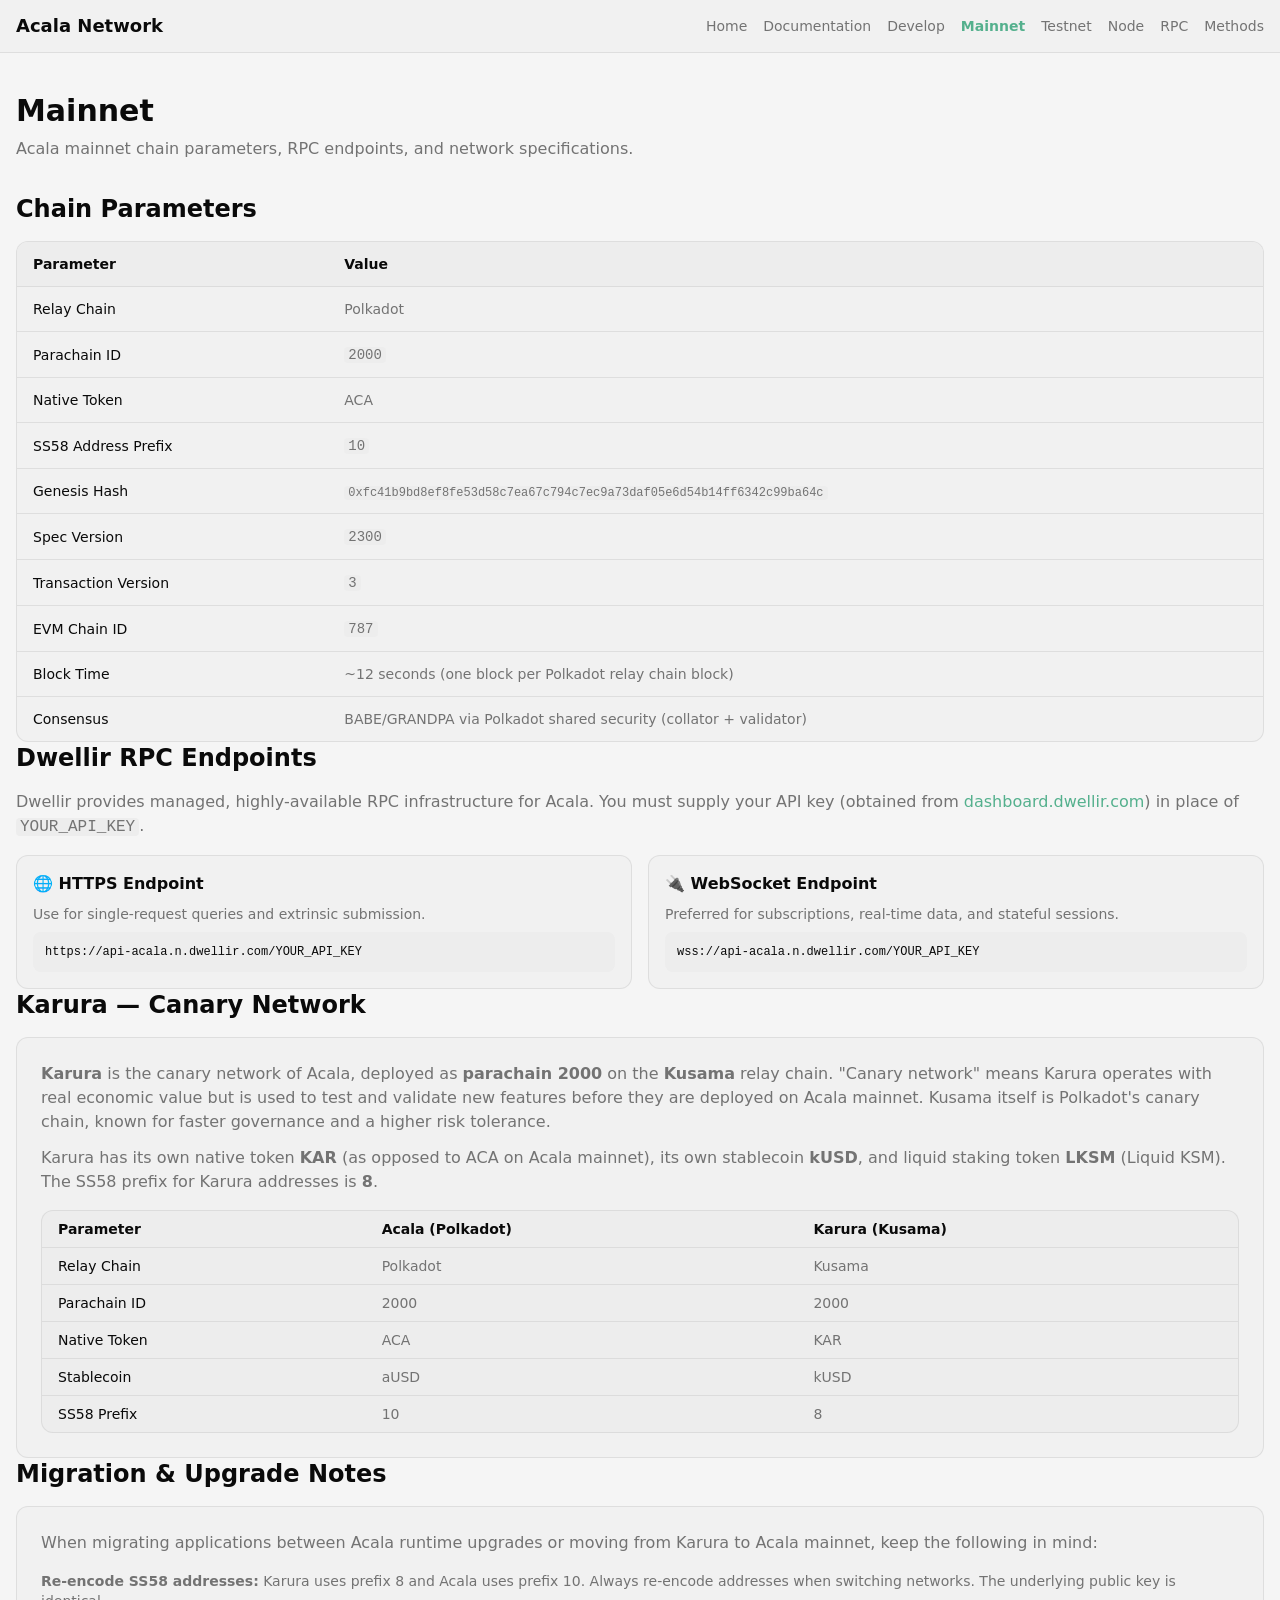
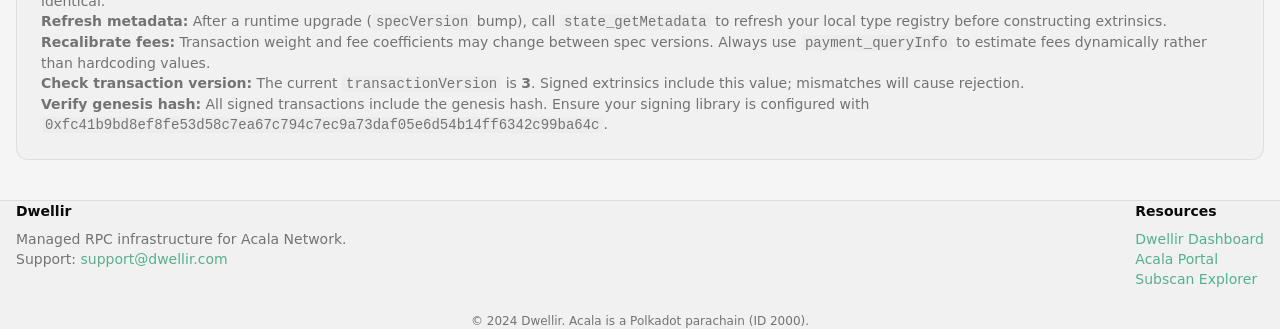
<file: mainnet.html>
<!DOCTYPE html>
<html lang="en" data-theme="light">
<head>
  <meta charset="UTF-8">
  <meta name="viewport" content="width=device-width, initial-scale=1.0">
  <title>Mainnet | Acala Network</title>
  <link rel="stylesheet" href="06.ugiaasjkpi.css">
  <link href="css2.css" rel="stylesheet">
</head>
<body class="bg-white text-gray-900">

  <header class="border-b border-fd-border bg-fd-card sticky top-0 z-10">
    <div class="max-w-5xl mx-auto px-4 py-3 flex items-center justify-between">
      <a href="index.html" class="font-bold text-lg text-fd-card-foreground">Acala Network</a>
      <nav class="flex gap-4 flex-wrap text-sm">
        <a href="index.html" class="text-fd-muted-foreground hover:text-fd-primary transition-colors">Home</a>
        <a href="documentation.html" class="text-fd-muted-foreground hover:text-fd-primary transition-colors">Documentation</a>
        <a href="develop.html" class="text-fd-muted-foreground hover:text-fd-primary transition-colors">Develop</a>
        <a href="mainnet.html" class="text-fd-primary font-semibold transition-colors">Mainnet</a>
        <a href="testnet.html" class="text-fd-muted-foreground hover:text-fd-primary transition-colors">Testnet</a>
        <a href="node.html" class="text-fd-muted-foreground hover:text-fd-primary transition-colors">Node</a>
        <a href="rpc.html" class="text-fd-muted-foreground hover:text-fd-primary transition-colors">RPC</a>
        <a href="methods.html" class="text-fd-muted-foreground hover:text-fd-primary transition-colors">Methods</a>
      </nav>
    </div>
  </header>

  <main class="max-w-5xl mx-auto px-4 py-10">

    <h1 class="text-3xl font-bold text-fd-card-foreground mb-2">Mainnet</h1>
    <p class="text-fd-muted-foreground mb-8">Acala mainnet chain parameters, RPC endpoints, and network specifications.</p>

    <!-- Chain Parameters -->
    <section class="mb-10">
      <h2 class="text-2xl font-bold text-fd-card-foreground mb-4">Chain Parameters</h2>
      <div class="bg-fd-card border border-fd-border rounded-xl overflow-hidden">
        <table class="w-full text-sm">
          <thead class="bg-fd-secondary">
            <tr>
              <th class="text-left px-4 py-3 text-fd-card-foreground font-semibold">Parameter</th>
              <th class="text-left px-4 py-3 text-fd-card-foreground font-semibold">Value</th>
            </tr>
          </thead>
          <tbody>
            <tr class="border-t border-fd-border">
              <td class="px-4 py-3 font-medium text-fd-card-foreground">Relay Chain</td>
              <td class="px-4 py-3 text-fd-muted-foreground">Polkadot</td>
            </tr>
            <tr class="border-t border-fd-border">
              <td class="px-4 py-3 font-medium text-fd-card-foreground">Parachain ID</td>
              <td class="px-4 py-3 text-fd-muted-foreground"><code class="bg-fd-secondary px-1 rounded">2000</code></td>
            </tr>
            <tr class="border-t border-fd-border">
              <td class="px-4 py-3 font-medium text-fd-card-foreground">Native Token</td>
              <td class="px-4 py-3 text-fd-muted-foreground">ACA</td>
            </tr>
            <tr class="border-t border-fd-border">
              <td class="px-4 py-3 font-medium text-fd-card-foreground">SS58 Address Prefix</td>
              <td class="px-4 py-3 text-fd-muted-foreground"><code class="bg-fd-secondary px-1 rounded">10</code></td>
            </tr>
            <tr class="border-t border-fd-border">
              <td class="px-4 py-3 font-medium text-fd-card-foreground">Genesis Hash</td>
              <td class="px-4 py-3 text-fd-muted-foreground"><code class="bg-fd-secondary px-1 rounded text-xs">0xfc41b9bd8ef8fe53d58c7ea67c794c7ec9a73daf05e6d54b14ff6342c99ba64c</code></td>
            </tr>
            <tr class="border-t border-fd-border">
              <td class="px-4 py-3 font-medium text-fd-card-foreground">Spec Version</td>
              <td class="px-4 py-3 text-fd-muted-foreground"><code class="bg-fd-secondary px-1 rounded">2300</code></td>
            </tr>
            <tr class="border-t border-fd-border">
              <td class="px-4 py-3 font-medium text-fd-card-foreground">Transaction Version</td>
              <td class="px-4 py-3 text-fd-muted-foreground"><code class="bg-fd-secondary px-1 rounded">3</code></td>
            </tr>
            <tr class="border-t border-fd-border">
              <td class="px-4 py-3 font-medium text-fd-card-foreground">EVM Chain ID</td>
              <td class="px-4 py-3 text-fd-muted-foreground"><code class="bg-fd-secondary px-1 rounded">787</code></td>
            </tr>
            <tr class="border-t border-fd-border">
              <td class="px-4 py-3 font-medium text-fd-card-foreground">Block Time</td>
              <td class="px-4 py-3 text-fd-muted-foreground">~12 seconds (one block per Polkadot relay chain block)</td>
            </tr>
            <tr class="border-t border-fd-border">
              <td class="px-4 py-3 font-medium text-fd-card-foreground">Consensus</td>
              <td class="py-3 px-4 text-fd-muted-foreground">BABE/GRANDPA via Polkadot shared security (collator + validator)</td>
            </tr>
          </tbody>
        </table>
      </div>
    </section>

    <!-- RPC Endpoints -->
    <section class="mb-10">
      <h2 class="text-2xl font-bold text-fd-card-foreground mb-4">Dwellir RPC Endpoints</h2>
      <p class="text-fd-muted-foreground mb-4">
        Dwellir provides managed, highly-available RPC infrastructure for Acala. You must supply your API key
        (obtained from <a href="https://dashboard.dwellir.com/" class="text-fd-primary hover:underline" target="_blank">dashboard.dwellir.com</a>)
        in place of <code class="bg-fd-secondary px-1 rounded">YOUR_API_KEY</code>.
      </p>
      <div class="grid grid-cols-2 gap-4">
        <div class="bg-fd-card border border-fd-border rounded-xl p-4">
          <h3 class="font-bold text-fd-card-foreground mb-2">🌐 HTTPS Endpoint</h3>
          <p class="text-sm text-fd-muted-foreground mb-2">Use for single-request queries and extrinsic submission.</p>
          <pre class="bg-fd-secondary rounded-lg p-3 text-xs overflow-x-auto"><code>https://api-acala.n.dwellir.com/YOUR_API_KEY</code></pre>
        </div>
        <div class="bg-fd-card border border-fd-border rounded-xl p-4">
          <h3 class="font-bold text-fd-card-foreground mb-2">🔌 WebSocket Endpoint</h3>
          <p class="text-sm text-fd-muted-foreground mb-2">Preferred for subscriptions, real-time data, and stateful sessions.</p>
          <pre class="bg-fd-secondary rounded-lg p-3 text-xs overflow-x-auto"><code>wss://api-acala.n.dwellir.com/YOUR_API_KEY</code></pre>
        </div>
      </div>
    </section>

    <!-- Karura -->
    <section class="mb-10">
      <h2 class="text-2xl font-bold text-fd-card-foreground mb-4">Karura — Canary Network</h2>
      <div class="bg-fd-card border border-fd-border rounded-xl p-6">
        <p class="text-fd-muted-foreground mb-3">
          <strong>Karura</strong> is the canary network of Acala, deployed as <strong>parachain 2000</strong> on the
          <strong>Kusama</strong> relay chain. "Canary network" means Karura operates with real economic value but
          is used to test and validate new features before they are deployed on Acala mainnet. Kusama itself is
          Polkadot's canary chain, known for faster governance and a higher risk tolerance.
        </p>
        <p class="text-fd-muted-foreground mb-4">
          Karura has its own native token <strong>KAR</strong> (as opposed to ACA on Acala mainnet), its own
          stablecoin <strong>kUSD</strong>, and liquid staking token <strong>LKSM</strong> (Liquid KSM).
          The SS58 prefix for Karura addresses is <strong>8</strong>.
        </p>
        <div class="bg-fd-secondary border border-fd-border rounded-xl overflow-hidden">
          <table class="w-full text-sm">
            <thead>
              <tr>
                <th class="text-left px-4 py-2 text-fd-card-foreground font-semibold">Parameter</th>
                <th class="text-left px-4 py-2 text-fd-card-foreground font-semibold">Acala (Polkadot)</th>
                <th class="text-left px-4 py-2 text-fd-card-foreground font-semibold">Karura (Kusama)</th>
              </tr>
            </thead>
            <tbody>
              <tr class="border-t border-fd-border">
                <td class="px-4 py-2 font-medium text-fd-card-foreground">Relay Chain</td>
                <td class="px-4 py-2 text-fd-muted-foreground">Polkadot</td>
                <td class="px-4 py-2 text-fd-muted-foreground">Kusama</td>
              </tr>
              <tr class="border-t border-fd-border">
                <td class="px-4 py-2 font-medium text-fd-card-foreground">Parachain ID</td>
                <td class="px-4 py-2 text-fd-muted-foreground">2000</td>
                <td class="px-4 py-2 text-fd-muted-foreground">2000</td>
              </tr>
              <tr class="border-t border-fd-border">
                <td class="px-4 py-2 font-medium text-fd-card-foreground">Native Token</td>
                <td class="px-4 py-2 text-fd-muted-foreground">ACA</td>
                <td class="px-4 py-2 text-fd-muted-foreground">KAR</td>
              </tr>
              <tr class="border-t border-fd-border">
                <td class="px-4 py-2 font-medium text-fd-card-foreground">Stablecoin</td>
                <td class="px-4 py-2 text-fd-muted-foreground">aUSD</td>
                <td class="px-4 py-2 text-fd-muted-foreground">kUSD</td>
              </tr>
              <tr class="border-t border-fd-border">
                <td class="px-4 py-2 font-medium text-fd-card-foreground">SS58 Prefix</td>
                <td class="px-4 py-2 text-fd-muted-foreground">10</td>
                <td class="px-4 py-2 text-fd-muted-foreground">8</td>
              </tr>
            </tbody>
          </table>
        </div>
      </div>
    </section>

    <!-- Migration -->
    <section class="mb-10">
      <h2 class="text-2xl font-bold text-fd-card-foreground mb-4">Migration &amp; Upgrade Notes</h2>
      <div class="bg-fd-card border border-fd-border rounded-xl p-6">
        <p class="text-fd-muted-foreground mb-4">
          When migrating applications between Acala runtime upgrades or moving from Karura to Acala mainnet,
          keep the following in mind:
        </p>
        <ul class="list-disc list-inside text-sm text-fd-muted-foreground space-y-2">
          <li><strong>Re-encode SS58 addresses:</strong> Karura uses prefix 8 and Acala uses prefix 10. Always re-encode
            addresses when switching networks. The underlying public key is identical.</li>
          <li><strong>Refresh metadata:</strong> After a runtime upgrade (<code class="bg-fd-secondary px-1 rounded">specVersion</code> bump),
            call <code class="bg-fd-secondary px-1 rounded">state_getMetadata</code> to refresh your local type registry before
            constructing extrinsics.</li>
          <li><strong>Recalibrate fees:</strong> Transaction weight and fee coefficients may change between spec versions.
            Always use <code class="bg-fd-secondary px-1 rounded">payment_queryInfo</code> to estimate fees dynamically rather
            than hardcoding values.</li>
          <li><strong>Check transaction version:</strong> The current <code class="bg-fd-secondary px-1 rounded">transactionVersion</code>
            is <strong>3</strong>. Signed extrinsics include this value; mismatches will cause rejection.</li>
          <li><strong>Verify genesis hash:</strong> All signed transactions include the genesis hash. Ensure your signing
            library is configured with <code class="bg-fd-secondary px-1 rounded">0xfc41b9bd8ef8fe53d58c7ea67c794c7ec9a73daf05e6d54b14ff6342c99ba64c</code>.</li>
        </ul>
      </div>
    </section>

  </main>

  <footer class="border-t border-fd-border bg-fd-card mt-12">
    <div class="max-w-5xl mx-auto px-4 py-8 text-sm text-fd-muted-foreground">
      <div class="flex flex-wrap gap-6 justify-between">
        <div>
          <p class="font-semibold text-fd-card-foreground mb-2">Dwellir</p>
          <p>Managed RPC infrastructure for Acala Network.</p>
          <p>Support: <a href="mailto:support@dwellir.com" class="text-fd-primary hover:underline">support@dwellir.com</a></p>
        </div>
        <div>
          <p class="font-semibold text-fd-card-foreground mb-2">Resources</p>
          <ul class="space-y-1">
            <li><a href="https://dashboard.dwellir.com/" class="text-fd-primary hover:underline" target="_blank">Dwellir Dashboard</a></li>
            <li><a href="https://acala.network/" class="text-fd-primary hover:underline" target="_blank">Acala Portal</a></li>
            <li><a href="https://acala.subscan.io/" class="text-fd-primary hover:underline" target="_blank">Subscan Explorer</a></li>
          </ul>
        </div>
      </div>
      <p class="mt-6 text-center text-xs">© 2024 Dwellir. Acala is a Polkadot parachain (ID 2000).</p>
    </div>
  </footer>

</body>
</html>
</file>
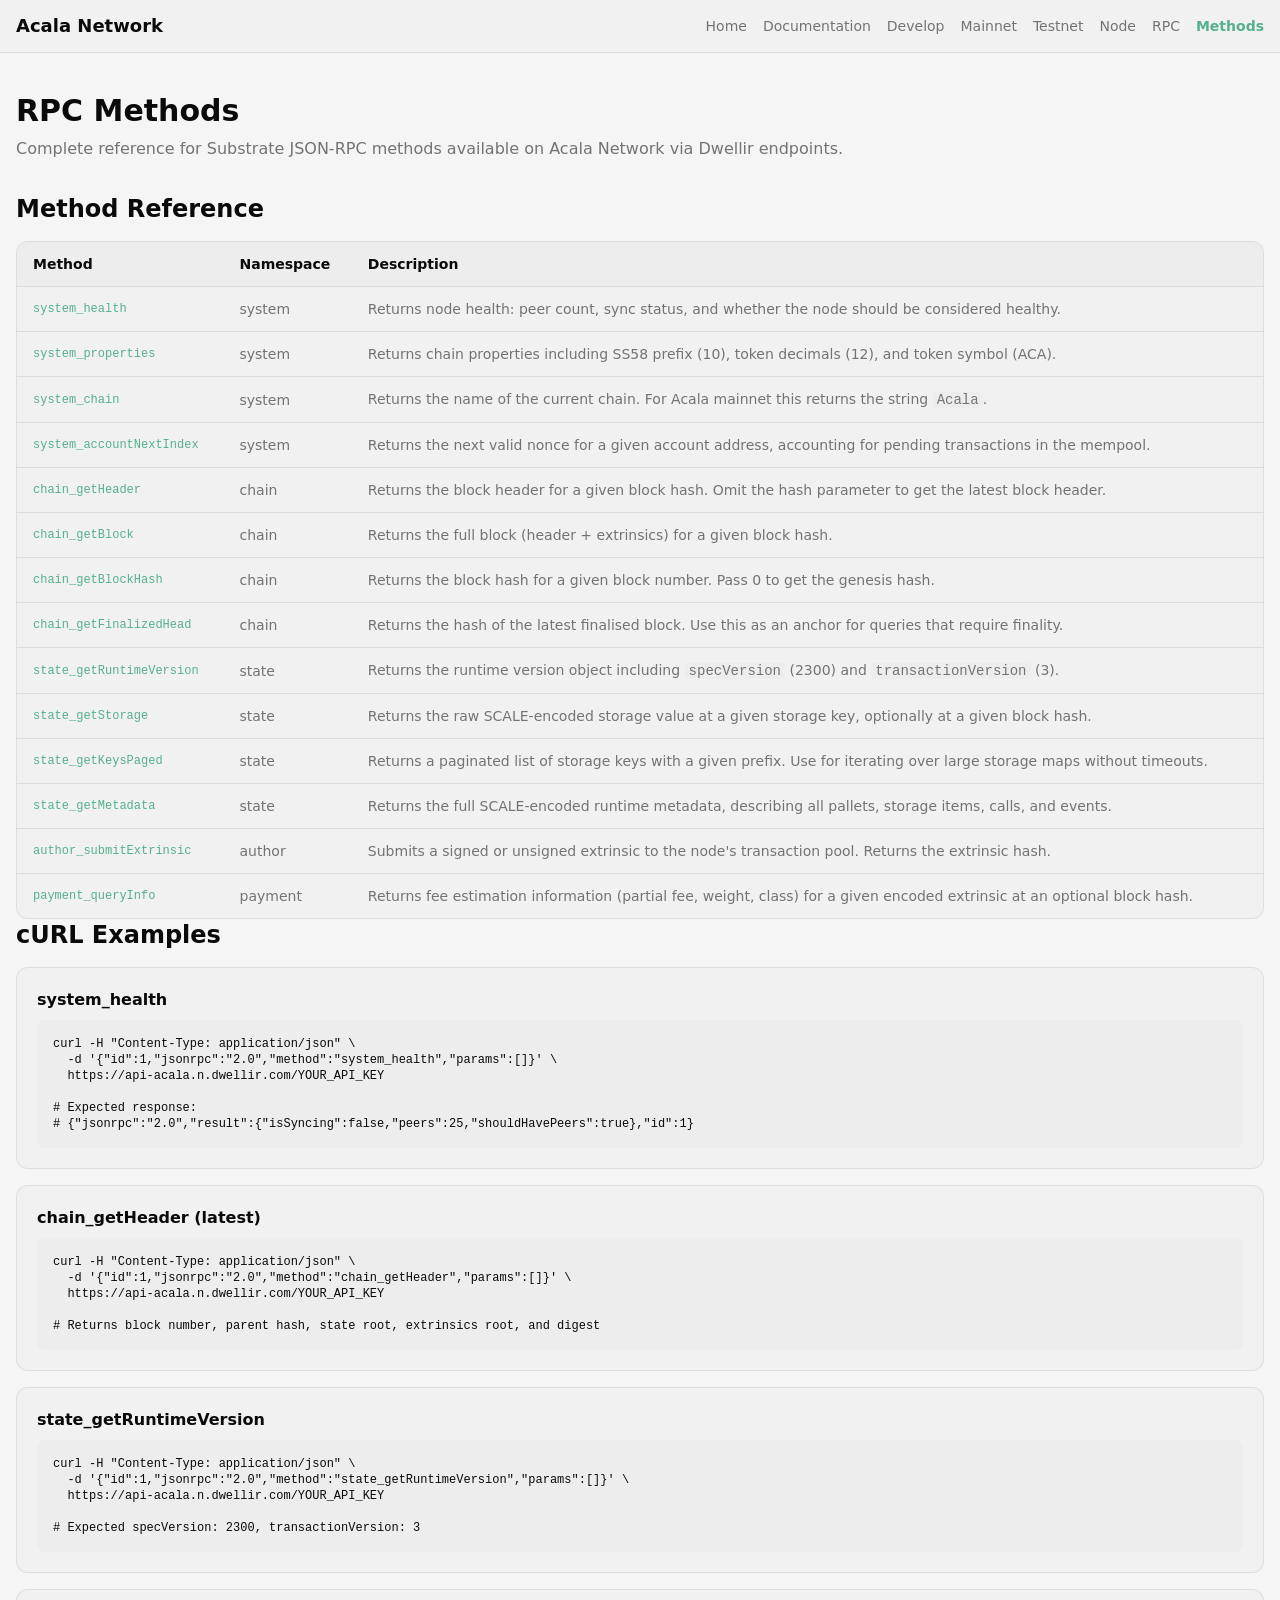
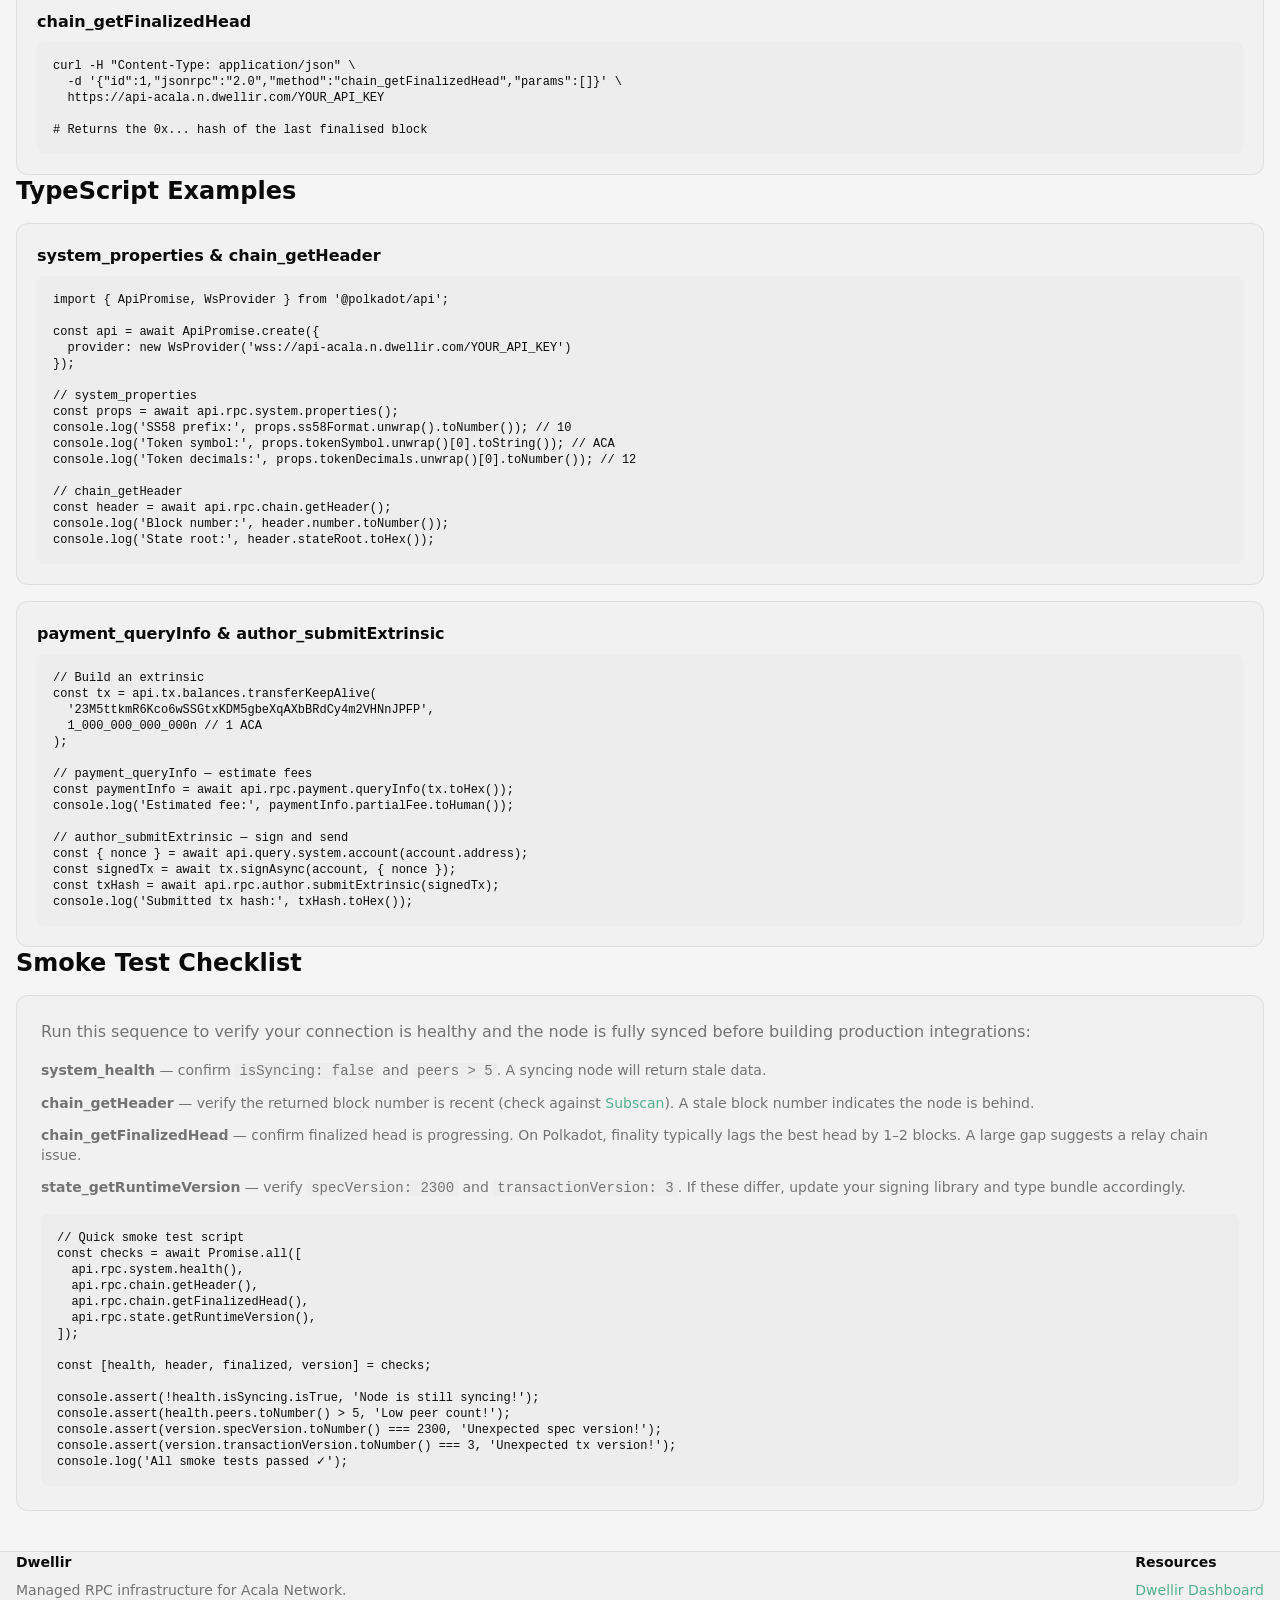
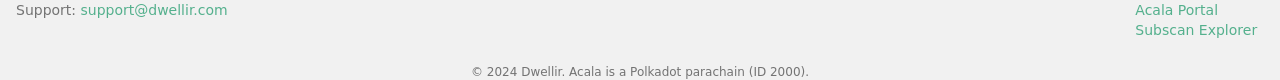
<file: methods.html>
<!DOCTYPE html>
<html lang="en" data-theme="light">
<head>
  <meta charset="UTF-8">
  <meta name="viewport" content="width=device-width, initial-scale=1.0">
  <title>RPC Methods | Acala Network</title>
  <link rel="stylesheet" href="06.ugiaasjkpi.css">
  <link href="css2.css" rel="stylesheet">
</head>
<body class="bg-white text-gray-900">

  <header class="border-b border-fd-border bg-fd-card sticky top-0 z-10">
    <div class="max-w-5xl mx-auto px-4 py-3 flex items-center justify-between">
      <a href="index.html" class="font-bold text-lg text-fd-card-foreground">Acala Network</a>
      <nav class="flex gap-4 flex-wrap text-sm">
        <a href="index.html" class="text-fd-muted-foreground hover:text-fd-primary transition-colors">Home</a>
        <a href="documentation.html" class="text-fd-muted-foreground hover:text-fd-primary transition-colors">Documentation</a>
        <a href="develop.html" class="text-fd-muted-foreground hover:text-fd-primary transition-colors">Develop</a>
        <a href="mainnet.html" class="text-fd-muted-foreground hover:text-fd-primary transition-colors">Mainnet</a>
        <a href="testnet.html" class="text-fd-muted-foreground hover:text-fd-primary transition-colors">Testnet</a>
        <a href="node.html" class="text-fd-muted-foreground hover:text-fd-primary transition-colors">Node</a>
        <a href="rpc.html" class="text-fd-muted-foreground hover:text-fd-primary transition-colors">RPC</a>
        <a href="methods.html" class="text-fd-primary font-semibold transition-colors">Methods</a>
      </nav>
    </div>
  </header>

  <main class="max-w-5xl mx-auto px-4 py-10">

    <h1 class="text-3xl font-bold text-fd-card-foreground mb-2">RPC Methods</h1>
    <p class="text-fd-muted-foreground mb-8">Complete reference for Substrate JSON-RPC methods available on Acala Network via Dwellir endpoints.</p>

    <!-- Methods Table -->
    <section class="mb-10">
      <h2 class="text-2xl font-bold text-fd-card-foreground mb-4">Method Reference</h2>
      <div class="bg-fd-card border border-fd-border rounded-xl overflow-hidden">
        <table class="w-full text-sm">
          <thead class="bg-fd-secondary">
            <tr>
              <th class="text-left px-4 py-3 text-fd-card-foreground font-semibold">Method</th>
              <th class="text-left px-4 py-3 text-fd-card-foreground font-semibold">Namespace</th>
              <th class="text-left px-4 py-3 text-fd-card-foreground font-semibold">Description</th>
            </tr>
          </thead>
          <tbody>
            <tr class="border-t border-fd-border">
              <td class="px-4 py-3 font-mono text-xs text-fd-primary">system_health</td>
              <td class="px-4 py-3 text-fd-muted-foreground">system</td>
              <td class="px-4 py-3 text-fd-muted-foreground">Returns node health: peer count, sync status, and whether the node should be considered healthy.</td>
            </tr>
            <tr class="border-t border-fd-border">
              <td class="px-4 py-3 font-mono text-xs text-fd-primary">system_properties</td>
              <td class="px-4 py-3 text-fd-muted-foreground">system</td>
              <td class="px-4 py-3 text-fd-muted-foreground">Returns chain properties including SS58 prefix (10), token decimals (12), and token symbol (ACA).</td>
            </tr>
            <tr class="border-t border-fd-border">
              <td class="px-4 py-3 font-mono text-xs text-fd-primary">system_chain</td>
              <td class="px-4 py-3 text-fd-muted-foreground">system</td>
              <td class="px-4 py-3 text-fd-muted-foreground">Returns the name of the current chain. For Acala mainnet this returns the string <code class="bg-fd-secondary px-1 rounded">Acala</code>.</td>
            </tr>
            <tr class="border-t border-fd-border">
              <td class="px-4 py-3 font-mono text-xs text-fd-primary">system_accountNextIndex</td>
              <td class="px-4 py-3 text-fd-muted-foreground">system</td>
              <td class="px-4 py-3 text-fd-muted-foreground">Returns the next valid nonce for a given account address, accounting for pending transactions in the mempool.</td>
            </tr>
            <tr class="border-t border-fd-border">
              <td class="px-4 py-3 font-mono text-xs text-fd-primary">chain_getHeader</td>
              <td class="px-4 py-3 text-fd-muted-foreground">chain</td>
              <td class="px-4 py-3 text-fd-muted-foreground">Returns the block header for a given block hash. Omit the hash parameter to get the latest block header.</td>
            </tr>
            <tr class="border-t border-fd-border">
              <td class="px-4 py-3 font-mono text-xs text-fd-primary">chain_getBlock</td>
              <td class="px-4 py-3 text-fd-muted-foreground">chain</td>
              <td class="px-4 py-3 text-fd-muted-foreground">Returns the full block (header + extrinsics) for a given block hash.</td>
            </tr>
            <tr class="border-t border-fd-border">
              <td class="px-4 py-3 font-mono text-xs text-fd-primary">chain_getBlockHash</td>
              <td class="px-4 py-3 text-fd-muted-foreground">chain</td>
              <td class="px-4 py-3 text-fd-muted-foreground">Returns the block hash for a given block number. Pass 0 to get the genesis hash.</td>
            </tr>
            <tr class="border-t border-fd-border">
              <td class="px-4 py-3 font-mono text-xs text-fd-primary">chain_getFinalizedHead</td>
              <td class="px-4 py-3 text-fd-muted-foreground">chain</td>
              <td class="px-4 py-3 text-fd-muted-foreground">Returns the hash of the latest finalised block. Use this as an anchor for queries that require finality.</td>
            </tr>
            <tr class="border-t border-fd-border">
              <td class="px-4 py-3 font-mono text-xs text-fd-primary">state_getRuntimeVersion</td>
              <td class="px-4 py-3 text-fd-muted-foreground">state</td>
              <td class="px-4 py-3 text-fd-muted-foreground">Returns the runtime version object including <code class="bg-fd-secondary px-1 rounded">specVersion</code> (2300) and <code class="bg-fd-secondary px-1 rounded">transactionVersion</code> (3).</td>
            </tr>
            <tr class="border-t border-fd-border">
              <td class="px-4 py-3 font-mono text-xs text-fd-primary">state_getStorage</td>
              <td class="px-4 py-3 text-fd-muted-foreground">state</td>
              <td class="px-4 py-3 text-fd-muted-foreground">Returns the raw SCALE-encoded storage value at a given storage key, optionally at a given block hash.</td>
            </tr>
            <tr class="border-t border-fd-border">
              <td class="px-4 py-3 font-mono text-xs text-fd-primary">state_getKeysPaged</td>
              <td class="px-4 py-3 text-fd-muted-foreground">state</td>
              <td class="px-4 py-3 text-fd-muted-foreground">Returns a paginated list of storage keys with a given prefix. Use for iterating over large storage maps without timeouts.</td>
            </tr>
            <tr class="border-t border-fd-border">
              <td class="px-4 py-3 font-mono text-xs text-fd-primary">state_getMetadata</td>
              <td class="px-4 py-3 text-fd-muted-foreground">state</td>
              <td class="px-4 py-3 text-fd-muted-foreground">Returns the full SCALE-encoded runtime metadata, describing all pallets, storage items, calls, and events.</td>
            </tr>
            <tr class="border-t border-fd-border">
              <td class="px-4 py-3 font-mono text-xs text-fd-primary">author_submitExtrinsic</td>
              <td class="px-4 py-3 text-fd-muted-foreground">author</td>
              <td class="px-4 py-3 text-fd-muted-foreground">Submits a signed or unsigned extrinsic to the node's transaction pool. Returns the extrinsic hash.</td>
            </tr>
            <tr class="border-t border-fd-border">
              <td class="px-4 py-3 font-mono text-xs text-fd-primary">payment_queryInfo</td>
              <td class="px-4 py-3 text-fd-muted-foreground">payment</td>
              <td class="px-4 py-3 text-fd-muted-foreground">Returns fee estimation information (partial fee, weight, class) for a given encoded extrinsic at an optional block hash.</td>
            </tr>
          </tbody>
        </table>
      </div>
    </section>

    <!-- cURL examples -->
    <section class="mb-10">
      <h2 class="text-2xl font-bold text-fd-card-foreground mb-4">cURL Examples</h2>

      <div class="bg-fd-card border border-fd-border rounded-xl p-5 mb-4">
        <h3 class="font-bold text-fd-card-foreground mb-2">system_health</h3>
        <pre class="bg-fd-secondary rounded-lg p-4 text-xs overflow-x-auto"><code>curl -H "Content-Type: application/json" \
  -d '{"id":1,"jsonrpc":"2.0","method":"system_health","params":[]}' \
  https://api-acala.n.dwellir.com/YOUR_API_KEY

# Expected response:
# {"jsonrpc":"2.0","result":{"isSyncing":false,"peers":25,"shouldHavePeers":true},"id":1}</code></pre>
      </div>

      <div class="bg-fd-card border border-fd-border rounded-xl p-5 mb-4">
        <h3 class="font-bold text-fd-card-foreground mb-2">chain_getHeader (latest)</h3>
        <pre class="bg-fd-secondary rounded-lg p-4 text-xs overflow-x-auto"><code>curl -H "Content-Type: application/json" \
  -d '{"id":1,"jsonrpc":"2.0","method":"chain_getHeader","params":[]}' \
  https://api-acala.n.dwellir.com/YOUR_API_KEY

# Returns block number, parent hash, state root, extrinsics root, and digest</code></pre>
      </div>

      <div class="bg-fd-card border border-fd-border rounded-xl p-5 mb-4">
        <h3 class="font-bold text-fd-card-foreground mb-2">state_getRuntimeVersion</h3>
        <pre class="bg-fd-secondary rounded-lg p-4 text-xs overflow-x-auto"><code>curl -H "Content-Type: application/json" \
  -d '{"id":1,"jsonrpc":"2.0","method":"state_getRuntimeVersion","params":[]}' \
  https://api-acala.n.dwellir.com/YOUR_API_KEY

# Expected specVersion: 2300, transactionVersion: 3</code></pre>
      </div>

      <div class="bg-fd-card border border-fd-border rounded-xl p-5">
        <h3 class="font-bold text-fd-card-foreground mb-2">chain_getFinalizedHead</h3>
        <pre class="bg-fd-secondary rounded-lg p-4 text-xs overflow-x-auto"><code>curl -H "Content-Type: application/json" \
  -d '{"id":1,"jsonrpc":"2.0","method":"chain_getFinalizedHead","params":[]}' \
  https://api-acala.n.dwellir.com/YOUR_API_KEY

# Returns the 0x... hash of the last finalised block</code></pre>
      </div>
    </section>

    <!-- TypeScript Examples -->
    <section class="mb-10">
      <h2 class="text-2xl font-bold text-fd-card-foreground mb-4">TypeScript Examples</h2>
      <div class="bg-fd-card border border-fd-border rounded-xl p-5 mb-4">
        <h3 class="font-bold text-fd-card-foreground mb-2">system_properties &amp; chain_getHeader</h3>
        <pre class="bg-fd-secondary rounded-lg p-4 text-xs overflow-x-auto"><code>import { ApiPromise, WsProvider } from '@polkadot/api';

const api = await ApiPromise.create({
  provider: new WsProvider('wss://api-acala.n.dwellir.com/YOUR_API_KEY')
});

// system_properties
const props = await api.rpc.system.properties();
console.log('SS58 prefix:', props.ss58Format.unwrap().toNumber()); // 10
console.log('Token symbol:', props.tokenSymbol.unwrap()[0].toString()); // ACA
console.log('Token decimals:', props.tokenDecimals.unwrap()[0].toNumber()); // 12

// chain_getHeader
const header = await api.rpc.chain.getHeader();
console.log('Block number:', header.number.toNumber());
console.log('State root:', header.stateRoot.toHex());</code></pre>
      </div>

      <div class="bg-fd-card border border-fd-border rounded-xl p-5">
        <h3 class="font-bold text-fd-card-foreground mb-2">payment_queryInfo &amp; author_submitExtrinsic</h3>
        <pre class="bg-fd-secondary rounded-lg p-4 text-xs overflow-x-auto"><code>// Build an extrinsic
const tx = api.tx.balances.transferKeepAlive(
  '23M5ttkmR6Kco6wSSGtxKDM5gbeXqAXbBRdCy4m2VHNnJPFP',
  1_000_000_000_000n // 1 ACA
);

// payment_queryInfo — estimate fees
const paymentInfo = await api.rpc.payment.queryInfo(tx.toHex());
console.log('Estimated fee:', paymentInfo.partialFee.toHuman());

// author_submitExtrinsic — sign and send
const { nonce } = await api.query.system.account(account.address);
const signedTx = await tx.signAsync(account, { nonce });
const txHash = await api.rpc.author.submitExtrinsic(signedTx);
console.log('Submitted tx hash:', txHash.toHex());</code></pre>
      </div>
    </section>

    <!-- Smoke Test -->
    <section class="mb-10">
      <h2 class="text-2xl font-bold text-fd-card-foreground mb-4">Smoke Test Checklist</h2>
      <div class="bg-fd-card border border-fd-border rounded-xl p-6">
        <p class="text-fd-muted-foreground mb-4">
          Run this sequence to verify your connection is healthy and the node is fully synced before building production integrations:
        </p>
        <ol class="list-decimal list-inside text-sm text-fd-muted-foreground space-y-3">
          <li>
            <strong>system_health</strong> — confirm <code class="bg-fd-secondary px-1 rounded">isSyncing: false</code>
            and <code class="bg-fd-secondary px-1 rounded">peers &gt; 5</code>. A syncing node will return stale data.
          </li>
          <li>
            <strong>chain_getHeader</strong> — verify the returned block number is recent (check against
            <a href="https://acala.subscan.io/" class="text-fd-primary hover:underline" target="_blank">Subscan</a>).
            A stale block number indicates the node is behind.
          </li>
          <li>
            <strong>chain_getFinalizedHead</strong> — confirm finalized head is progressing. On Polkadot, finality
            typically lags the best head by 1–2 blocks. A large gap suggests a relay chain issue.
          </li>
          <li>
            <strong>state_getRuntimeVersion</strong> — verify <code class="bg-fd-secondary px-1 rounded">specVersion: 2300</code>
            and <code class="bg-fd-secondary px-1 rounded">transactionVersion: 3</code>. If these differ, update your
            signing library and type bundle accordingly.
          </li>
        </ol>
        <pre class="bg-fd-secondary rounded-lg p-4 text-xs overflow-x-auto mt-4"><code>// Quick smoke test script
const checks = await Promise.all([
  api.rpc.system.health(),
  api.rpc.chain.getHeader(),
  api.rpc.chain.getFinalizedHead(),
  api.rpc.state.getRuntimeVersion(),
]);

const [health, header, finalized, version] = checks;

console.assert(!health.isSyncing.isTrue, 'Node is still syncing!');
console.assert(health.peers.toNumber() > 5, 'Low peer count!');
console.assert(version.specVersion.toNumber() === 2300, 'Unexpected spec version!');
console.assert(version.transactionVersion.toNumber() === 3, 'Unexpected tx version!');
console.log('All smoke tests passed ✓');</code></pre>
      </div>
    </section>

  </main>

  <footer class="border-t border-fd-border bg-fd-card mt-12">
    <div class="max-w-5xl mx-auto px-4 py-8 text-sm text-fd-muted-foreground">
      <div class="flex flex-wrap gap-6 justify-between">
        <div>
          <p class="font-semibold text-fd-card-foreground mb-2">Dwellir</p>
          <p>Managed RPC infrastructure for Acala Network.</p>
          <p>Support: <a href="mailto:support@dwellir.com" class="text-fd-primary hover:underline">support@dwellir.com</a></p>
        </div>
        <div>
          <p class="font-semibold text-fd-card-foreground mb-2">Resources</p>
          <ul class="space-y-1">
            <li><a href="https://dashboard.dwellir.com/" class="text-fd-primary hover:underline" target="_blank">Dwellir Dashboard</a></li>
            <li><a href="https://acala.network/" class="text-fd-primary hover:underline" target="_blank">Acala Portal</a></li>
            <li><a href="https://acala.subscan.io/" class="text-fd-primary hover:underline" target="_blank">Subscan Explorer</a></li>
          </ul>
        </div>
      </div>
      <p class="mt-6 text-center text-xs">© 2024 Dwellir. Acala is a Polkadot parachain (ID 2000).</p>
    </div>
  </footer>

</body>
</html>
</file>
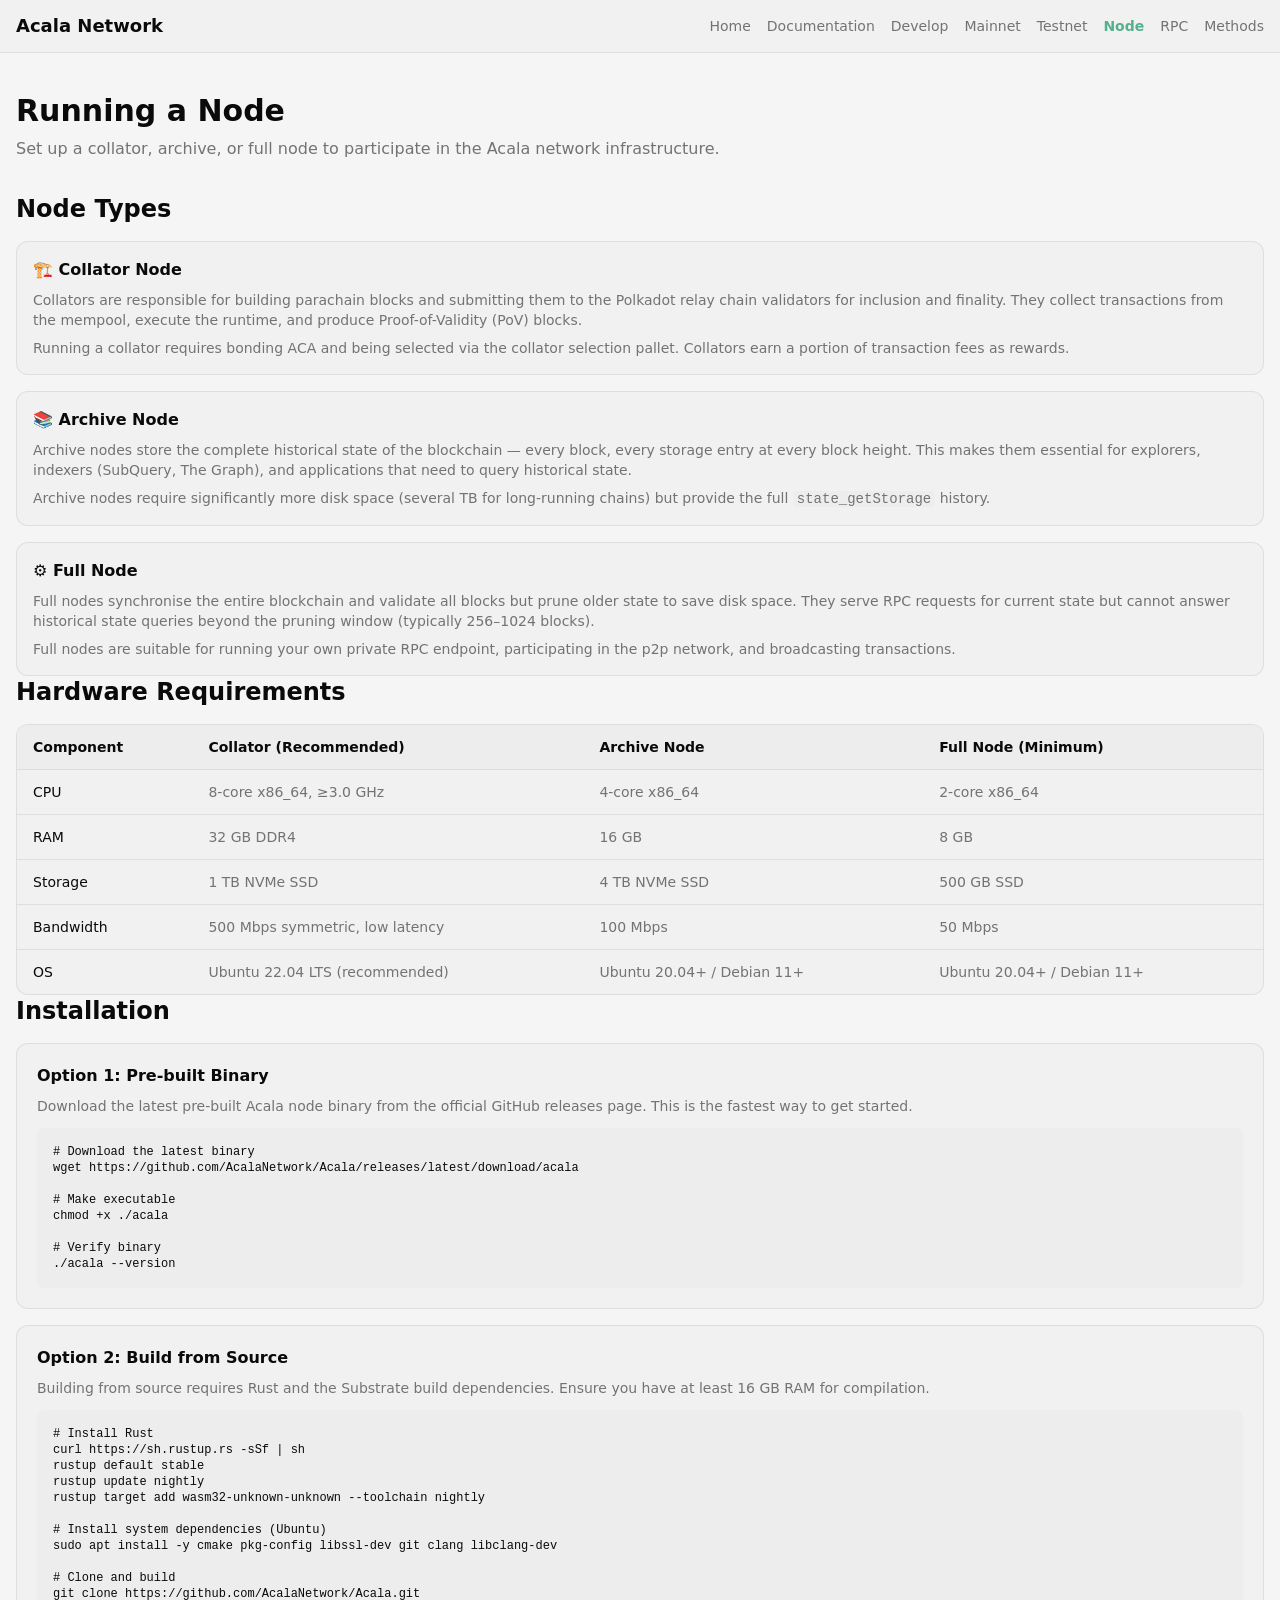
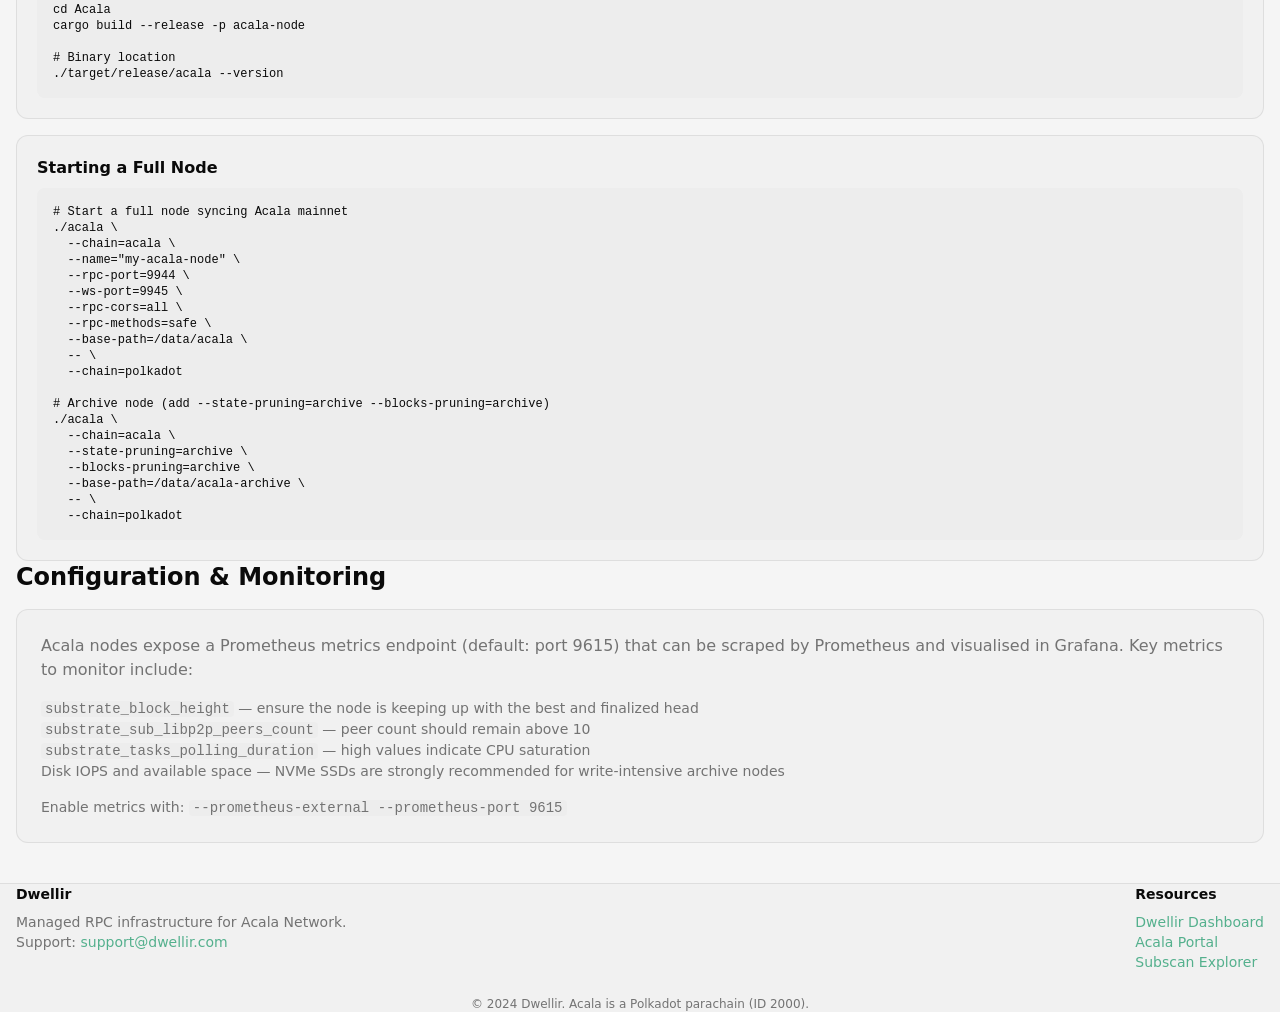
<file: node.html>
<!DOCTYPE html>
<html lang="en" data-theme="light">
<head>
  <meta charset="UTF-8">
  <meta name="viewport" content="width=device-width, initial-scale=1.0">
  <title>Running a Node | Acala Network</title>
  <link rel="stylesheet" href="06.ugiaasjkpi.css">
  <link href="css2.css" rel="stylesheet">
</head>
<body class="bg-white text-gray-900">

  <header class="border-b border-fd-border bg-fd-card sticky top-0 z-10">
    <div class="max-w-5xl mx-auto px-4 py-3 flex items-center justify-between">
      <a href="index.html" class="font-bold text-lg text-fd-card-foreground">Acala Network</a>
      <nav class="flex gap-4 flex-wrap text-sm">
        <a href="index.html" class="text-fd-muted-foreground hover:text-fd-primary transition-colors">Home</a>
        <a href="documentation.html" class="text-fd-muted-foreground hover:text-fd-primary transition-colors">Documentation</a>
        <a href="develop.html" class="text-fd-muted-foreground hover:text-fd-primary transition-colors">Develop</a>
        <a href="mainnet.html" class="text-fd-muted-foreground hover:text-fd-primary transition-colors">Mainnet</a>
        <a href="testnet.html" class="text-fd-muted-foreground hover:text-fd-primary transition-colors">Testnet</a>
        <a href="node.html" class="text-fd-primary font-semibold transition-colors">Node</a>
        <a href="rpc.html" class="text-fd-muted-foreground hover:text-fd-primary transition-colors">RPC</a>
        <a href="methods.html" class="text-fd-muted-foreground hover:text-fd-primary transition-colors">Methods</a>
      </nav>
    </div>
  </header>

  <main class="max-w-5xl mx-auto px-4 py-10">

    <h1 class="text-3xl font-bold text-fd-card-foreground mb-2">Running a Node</h1>
    <p class="text-fd-muted-foreground mb-8">Set up a collator, archive, or full node to participate in the Acala network infrastructure.</p>

    <!-- Node Types -->
    <section class="mb-10">
      <h2 class="text-2xl font-bold text-fd-card-foreground mb-4">Node Types</h2>
      <div class="grid grid-cols-3 gap-4">
        <div class="bg-fd-card border border-fd-border rounded-xl p-4">
          <h3 class="font-bold text-fd-card-foreground mb-2">🏗 Collator Node</h3>
          <p class="text-sm text-fd-muted-foreground mb-2">
            Collators are responsible for building parachain blocks and submitting them to the Polkadot relay chain
            validators for inclusion and finality. They collect transactions from the mempool, execute the runtime,
            and produce Proof-of-Validity (PoV) blocks.
          </p>
          <p class="text-sm text-fd-muted-foreground">
            Running a collator requires bonding ACA and being selected via the collator selection pallet.
            Collators earn a portion of transaction fees as rewards.
          </p>
        </div>
        <div class="bg-fd-card border border-fd-border rounded-xl p-4">
          <h3 class="font-bold text-fd-card-foreground mb-2">📚 Archive Node</h3>
          <p class="text-sm text-fd-muted-foreground mb-2">
            Archive nodes store the complete historical state of the blockchain — every block, every storage entry
            at every block height. This makes them essential for explorers, indexers (SubQuery, The Graph),
            and applications that need to query historical state.
          </p>
          <p class="text-sm text-fd-muted-foreground">
            Archive nodes require significantly more disk space (several TB for long-running chains) but provide
            the full <code class="bg-fd-secondary px-1 rounded">state_getStorage</code> history.
          </p>
        </div>
        <div class="bg-fd-card border border-fd-border rounded-xl p-4">
          <h3 class="font-bold text-fd-card-foreground mb-2">⚙️ Full Node</h3>
          <p class="text-sm text-fd-muted-foreground mb-2">
            Full nodes synchronise the entire blockchain and validate all blocks but prune older state to save
            disk space. They serve RPC requests for current state but cannot answer historical state queries
            beyond the pruning window (typically 256–1024 blocks).
          </p>
          <p class="text-sm text-fd-muted-foreground">
            Full nodes are suitable for running your own private RPC endpoint, participating in the p2p network,
            and broadcasting transactions.
          </p>
        </div>
      </div>
    </section>

    <!-- Hardware Requirements -->
    <section class="mb-10">
      <h2 class="text-2xl font-bold text-fd-card-foreground mb-4">Hardware Requirements</h2>
      <div class="bg-fd-card border border-fd-border rounded-xl overflow-hidden">
        <table class="w-full text-sm">
          <thead class="bg-fd-secondary">
            <tr>
              <th class="text-left px-4 py-3 text-fd-card-foreground font-semibold">Component</th>
              <th class="text-left px-4 py-3 text-fd-card-foreground font-semibold">Collator (Recommended)</th>
              <th class="text-left px-4 py-3 text-fd-card-foreground font-semibold">Archive Node</th>
              <th class="text-left px-4 py-3 text-fd-card-foreground font-semibold">Full Node (Minimum)</th>
            </tr>
          </thead>
          <tbody>
            <tr class="border-t border-fd-border">
              <td class="px-4 py-3 font-medium text-fd-card-foreground">CPU</td>
              <td class="px-4 py-3 text-fd-muted-foreground">8-core x86_64, ≥3.0 GHz</td>
              <td class="px-4 py-3 text-fd-muted-foreground">4-core x86_64</td>
              <td class="px-4 py-3 text-fd-muted-foreground">2-core x86_64</td>
            </tr>
            <tr class="border-t border-fd-border">
              <td class="px-4 py-3 font-medium text-fd-card-foreground">RAM</td>
              <td class="px-4 py-3 text-fd-muted-foreground">32 GB DDR4</td>
              <td class="px-4 py-3 text-fd-muted-foreground">16 GB</td>
              <td class="px-4 py-3 text-fd-muted-foreground">8 GB</td>
            </tr>
            <tr class="border-t border-fd-border">
              <td class="px-4 py-3 font-medium text-fd-card-foreground">Storage</td>
              <td class="px-4 py-3 text-fd-muted-foreground">1 TB NVMe SSD</td>
              <td class="px-4 py-3 text-fd-muted-foreground">4 TB NVMe SSD</td>
              <td class="px-4 py-3 text-fd-muted-foreground">500 GB SSD</td>
            </tr>
            <tr class="border-t border-fd-border">
              <td class="px-4 py-3 font-medium text-fd-card-foreground">Bandwidth</td>
              <td class="px-4 py-3 text-fd-muted-foreground">500 Mbps symmetric, low latency</td>
              <td class="px-4 py-3 text-fd-muted-foreground">100 Mbps</td>
              <td class="px-4 py-3 text-fd-muted-foreground">50 Mbps</td>
            </tr>
            <tr class="border-t border-fd-border">
              <td class="px-4 py-3 font-medium text-fd-card-foreground">OS</td>
              <td class="px-4 py-3 text-fd-muted-foreground">Ubuntu 22.04 LTS (recommended)</td>
              <td class="px-4 py-3 text-fd-muted-foreground">Ubuntu 20.04+ / Debian 11+</td>
              <td class="px-4 py-3 text-fd-muted-foreground">Ubuntu 20.04+ / Debian 11+</td>
            </tr>
          </tbody>
        </table>
      </div>
    </section>

    <!-- Installation -->
    <section class="mb-10">
      <h2 class="text-2xl font-bold text-fd-card-foreground mb-4">Installation</h2>

      <div class="bg-fd-card border border-fd-border rounded-xl p-5 mb-4">
        <h3 class="font-bold text-fd-card-foreground mb-2">Option 1: Pre-built Binary</h3>
        <p class="text-sm text-fd-muted-foreground mb-3">
          Download the latest pre-built Acala node binary from the official GitHub releases page. This is
          the fastest way to get started.
        </p>
        <pre class="bg-fd-secondary rounded-lg p-4 text-xs overflow-x-auto"><code># Download the latest binary
wget https://github.com/AcalaNetwork/Acala/releases/latest/download/acala

# Make executable
chmod +x ./acala

# Verify binary
./acala --version</code></pre>
      </div>

      <div class="bg-fd-card border border-fd-border rounded-xl p-5 mb-4">
        <h3 class="font-bold text-fd-card-foreground mb-2">Option 2: Build from Source</h3>
        <p class="text-sm text-fd-muted-foreground mb-3">
          Building from source requires Rust and the Substrate build dependencies. Ensure you have at least
          16 GB RAM for compilation.
        </p>
        <pre class="bg-fd-secondary rounded-lg p-4 text-xs overflow-x-auto"><code># Install Rust
curl https://sh.rustup.rs -sSf | sh
rustup default stable
rustup update nightly
rustup target add wasm32-unknown-unknown --toolchain nightly

# Install system dependencies (Ubuntu)
sudo apt install -y cmake pkg-config libssl-dev git clang libclang-dev

# Clone and build
git clone https://github.com/AcalaNetwork/Acala.git
cd Acala
cargo build --release -p acala-node

# Binary location
./target/release/acala --version</code></pre>
      </div>

      <div class="bg-fd-card border border-fd-border rounded-xl p-5">
        <h3 class="font-bold text-fd-card-foreground mb-2">Starting a Full Node</h3>
        <pre class="bg-fd-secondary rounded-lg p-4 text-xs overflow-x-auto"><code># Start a full node syncing Acala mainnet
./acala \
  --chain=acala \
  --name="my-acala-node" \
  --rpc-port=9944 \
  --ws-port=9945 \
  --rpc-cors=all \
  --rpc-methods=safe \
  --base-path=/data/acala \
  -- \
  --chain=polkadot

# Archive node (add --state-pruning=archive --blocks-pruning=archive)
./acala \
  --chain=acala \
  --state-pruning=archive \
  --blocks-pruning=archive \
  --base-path=/data/acala-archive \
  -- \
  --chain=polkadot</code></pre>
      </div>
    </section>

    <!-- Monitoring -->
    <section class="mb-10">
      <h2 class="text-2xl font-bold text-fd-card-foreground mb-4">Configuration &amp; Monitoring</h2>
      <div class="bg-fd-card border border-fd-border rounded-xl p-6">
        <p class="text-fd-muted-foreground mb-4">
          Acala nodes expose a Prometheus metrics endpoint (default: port 9615) that can be scraped by Prometheus
          and visualised in Grafana. Key metrics to monitor include:
        </p>
        <ul class="list-disc list-inside text-sm text-fd-muted-foreground space-y-1 mb-4">
          <li><code class="bg-fd-secondary px-1 rounded">substrate_block_height</code> — ensure the node is keeping up with the best and finalized head</li>
          <li><code class="bg-fd-secondary px-1 rounded">substrate_sub_libp2p_peers_count</code> — peer count should remain above 10</li>
          <li><code class="bg-fd-secondary px-1 rounded">substrate_tasks_polling_duration</code> — high values indicate CPU saturation</li>
          <li>Disk IOPS and available space — NVMe SSDs are strongly recommended for write-intensive archive nodes</li>
        </ul>
        <p class="text-sm text-fd-muted-foreground">
          Enable metrics with: <code class="bg-fd-secondary px-1 rounded">--prometheus-external --prometheus-port 9615</code>
        </p>
      </div>
    </section>

  </main>

  <footer class="border-t border-fd-border bg-fd-card mt-12">
    <div class="max-w-5xl mx-auto px-4 py-8 text-sm text-fd-muted-foreground">
      <div class="flex flex-wrap gap-6 justify-between">
        <div>
          <p class="font-semibold text-fd-card-foreground mb-2">Dwellir</p>
          <p>Managed RPC infrastructure for Acala Network.</p>
          <p>Support: <a href="mailto:support@dwellir.com" class="text-fd-primary hover:underline">support@dwellir.com</a></p>
        </div>
        <div>
          <p class="font-semibold text-fd-card-foreground mb-2">Resources</p>
          <ul class="space-y-1">
            <li><a href="https://dashboard.dwellir.com/" class="text-fd-primary hover:underline" target="_blank">Dwellir Dashboard</a></li>
            <li><a href="https://acala.network/" class="text-fd-primary hover:underline" target="_blank">Acala Portal</a></li>
            <li><a href="https://acala.subscan.io/" class="text-fd-primary hover:underline" target="_blank">Subscan Explorer</a></li>
          </ul>
        </div>
      </div>
      <p class="mt-6 text-center text-xs">© 2024 Dwellir. Acala is a Polkadot parachain (ID 2000).</p>
    </div>
  </footer>

</body>
</html>
</file>
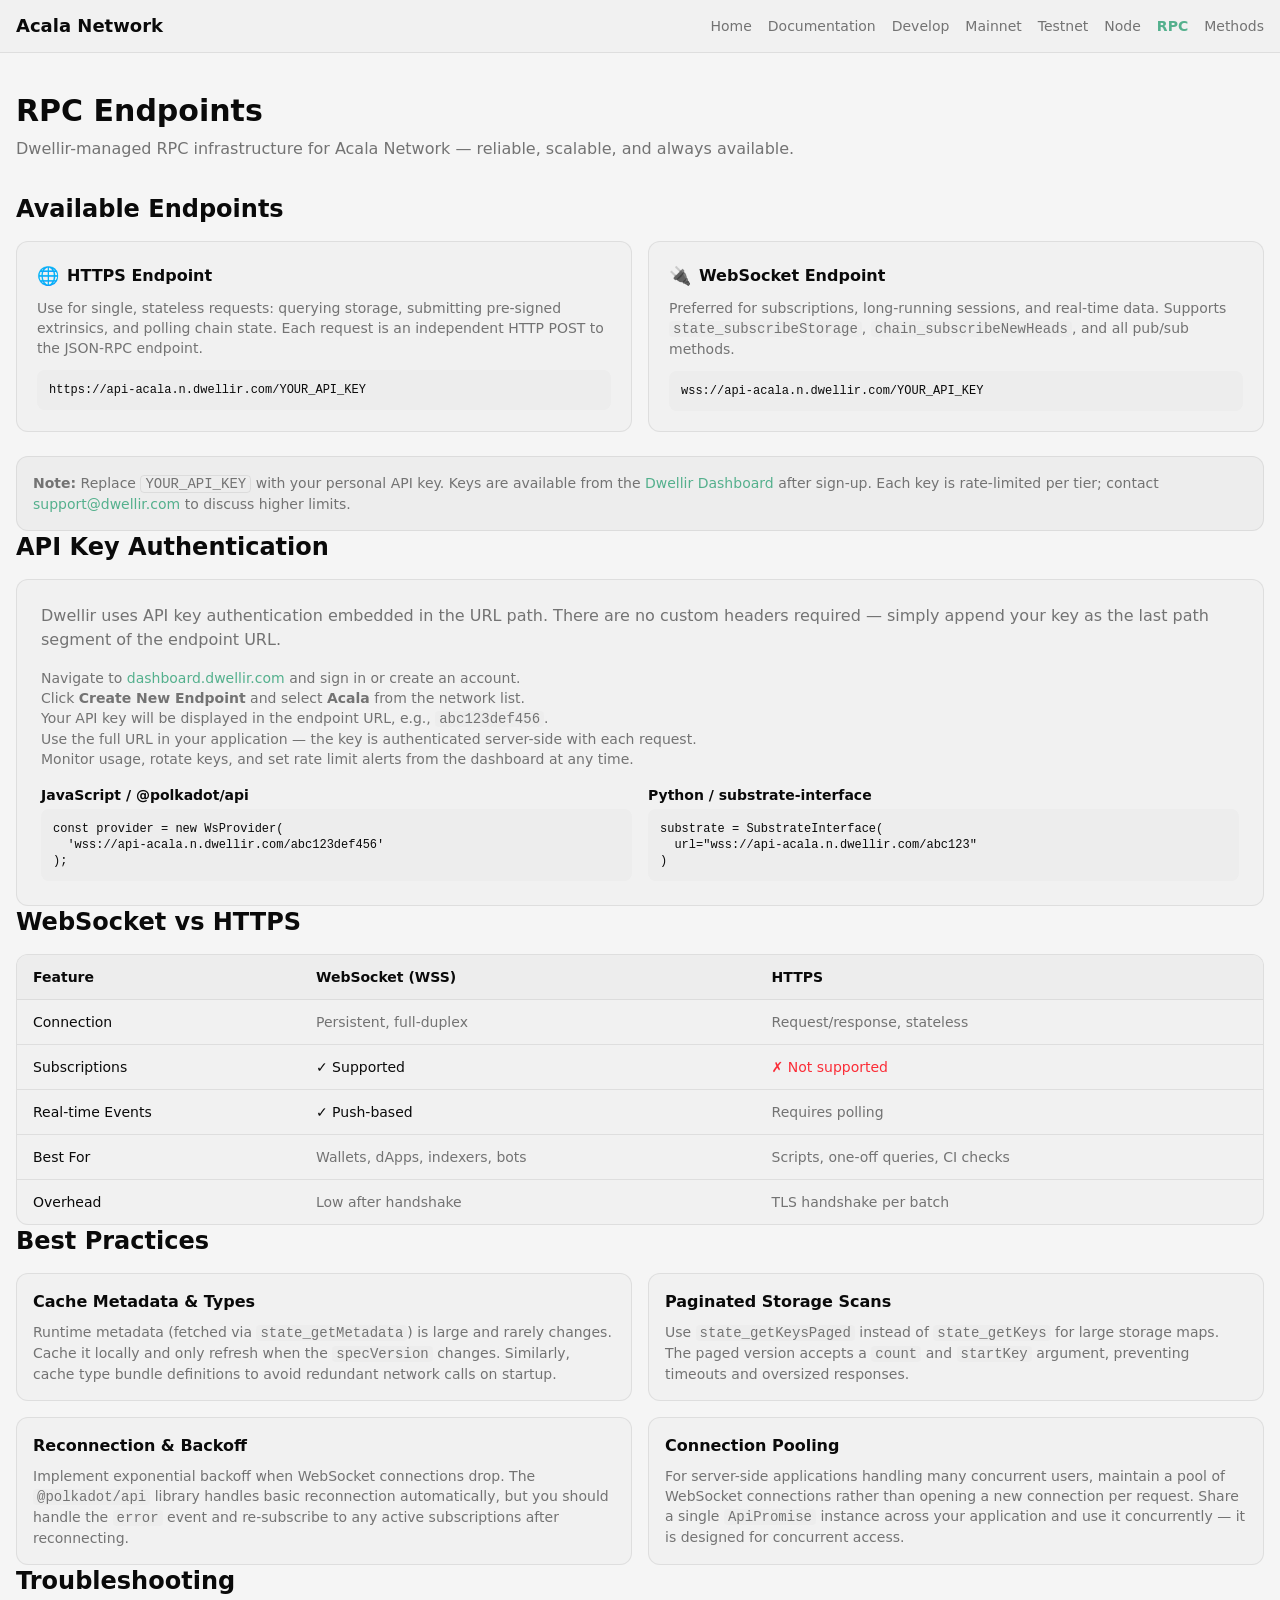
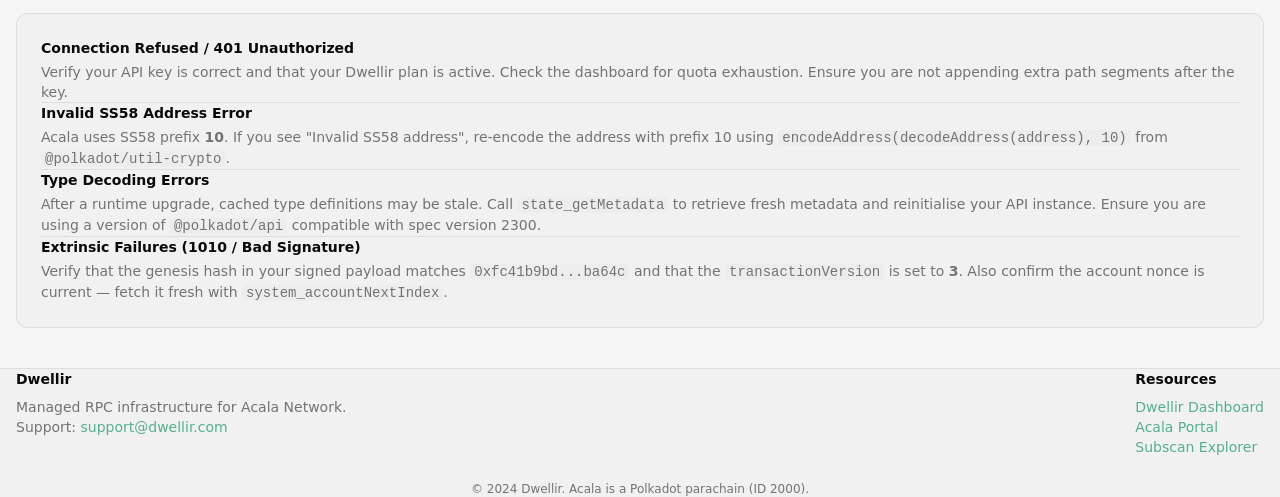
<file: rpc.html>
<!DOCTYPE html>
<html lang="en" data-theme="light">
<head>
  <meta charset="UTF-8">
  <meta name="viewport" content="width=device-width, initial-scale=1.0">
  <title>RPC Endpoints | Acala Network</title>
  <link rel="stylesheet" href="06.ugiaasjkpi.css">
  <link href="css2.css" rel="stylesheet">
</head>
<body class="bg-white text-gray-900">

  <header class="border-b border-fd-border bg-fd-card sticky top-0 z-10">
    <div class="max-w-5xl mx-auto px-4 py-3 flex items-center justify-between">
      <a href="index.html" class="font-bold text-lg text-fd-card-foreground">Acala Network</a>
      <nav class="flex gap-4 flex-wrap text-sm">
        <a href="index.html" class="text-fd-muted-foreground hover:text-fd-primary transition-colors">Home</a>
        <a href="documentation.html" class="text-fd-muted-foreground hover:text-fd-primary transition-colors">Documentation</a>
        <a href="develop.html" class="text-fd-muted-foreground hover:text-fd-primary transition-colors">Develop</a>
        <a href="mainnet.html" class="text-fd-muted-foreground hover:text-fd-primary transition-colors">Mainnet</a>
        <a href="testnet.html" class="text-fd-muted-foreground hover:text-fd-primary transition-colors">Testnet</a>
        <a href="node.html" class="text-fd-muted-foreground hover:text-fd-primary transition-colors">Node</a>
        <a href="rpc.html" class="text-fd-primary font-semibold transition-colors">RPC</a>
        <a href="methods.html" class="text-fd-muted-foreground hover:text-fd-primary transition-colors">Methods</a>
      </nav>
    </div>
  </header>

  <main class="max-w-5xl mx-auto px-4 py-10">

    <h1 class="text-3xl font-bold text-fd-card-foreground mb-2">RPC Endpoints</h1>
    <p class="text-fd-muted-foreground mb-8">Dwellir-managed RPC infrastructure for Acala Network — reliable, scalable, and always available.</p>

    <!-- Endpoints -->
    <section class="mb-10">
      <h2 class="text-2xl font-bold text-fd-card-foreground mb-4">Available Endpoints</h2>
      <div class="grid grid-cols-2 gap-4 mb-6">
        <div class="bg-fd-card border border-fd-border rounded-xl p-5">
          <div class="flex items-center gap-2 mb-2">
            <span class="text-lg">🌐</span>
            <h3 class="font-bold text-fd-card-foreground">HTTPS Endpoint</h3>
          </div>
          <p class="text-sm text-fd-muted-foreground mb-3">
            Use for single, stateless requests: querying storage, submitting pre-signed extrinsics,
            and polling chain state. Each request is an independent HTTP POST to the JSON-RPC endpoint.
          </p>
          <pre class="bg-fd-secondary rounded-lg p-3 text-xs overflow-x-auto"><code>https://api-acala.n.dwellir.com/YOUR_API_KEY</code></pre>
        </div>
        <div class="bg-fd-card border border-fd-border rounded-xl p-5">
          <div class="flex items-center gap-2 mb-2">
            <span class="text-lg">🔌</span>
            <h3 class="font-bold text-fd-card-foreground">WebSocket Endpoint</h3>
          </div>
          <p class="text-sm text-fd-muted-foreground mb-3">
            Preferred for subscriptions, long-running sessions, and real-time data. Supports
            <code class="bg-fd-secondary px-1 rounded">state_subscribeStorage</code>,
            <code class="bg-fd-secondary px-1 rounded">chain_subscribeNewHeads</code>, and all pub/sub methods.
          </p>
          <pre class="bg-fd-secondary rounded-lg p-3 text-xs overflow-x-auto"><code>wss://api-acala.n.dwellir.com/YOUR_API_KEY</code></pre>
        </div>
      </div>
      <div class="bg-fd-secondary border border-fd-border rounded-xl p-4 text-sm text-fd-muted-foreground">
        <strong>Note:</strong> Replace <code class="bg-white px-1 rounded border border-fd-border">YOUR_API_KEY</code> with your personal API key.
        Keys are available from the <a href="https://dashboard.dwellir.com/" class="text-fd-primary hover:underline" target="_blank">Dwellir Dashboard</a> after sign-up.
        Each key is rate-limited per tier; contact <a href="mailto:support@dwellir.com" class="text-fd-primary hover:underline">support@dwellir.com</a> to discuss higher limits.
      </div>
    </section>

    <!-- API Key Auth -->
    <section class="mb-10">
      <h2 class="text-2xl font-bold text-fd-card-foreground mb-4">API Key Authentication</h2>
      <div class="bg-fd-card border border-fd-border rounded-xl p-6">
        <p class="text-fd-muted-foreground mb-4">
          Dwellir uses API key authentication embedded in the URL path. There are no custom headers required —
          simply append your key as the last path segment of the endpoint URL.
        </p>
        <ol class="list-decimal list-inside text-sm text-fd-muted-foreground space-y-2 mb-4">
          <li>Navigate to <a href="https://dashboard.dwellir.com/" class="text-fd-primary hover:underline" target="_blank">dashboard.dwellir.com</a> and sign in or create an account.</li>
          <li>Click <strong>Create New Endpoint</strong> and select <strong>Acala</strong> from the network list.</li>
          <li>Your API key will be displayed in the endpoint URL, e.g., <code class="bg-fd-secondary px-1 rounded">abc123def456</code>.</li>
          <li>Use the full URL in your application — the key is authenticated server-side with each request.</li>
          <li>Monitor usage, rotate keys, and set rate limit alerts from the dashboard at any time.</li>
        </ol>
        <div class="grid grid-cols-2 gap-4">
          <div>
            <p class="text-sm font-semibold text-fd-card-foreground mb-1">JavaScript / @polkadot/api</p>
            <pre class="bg-fd-secondary rounded-lg p-3 text-xs overflow-x-auto"><code>const provider = new WsProvider(
  'wss://api-acala.n.dwellir.com/abc123def456'
);</code></pre>
          </div>
          <div>
            <p class="text-sm font-semibold text-fd-card-foreground mb-1">Python / substrate-interface</p>
            <pre class="bg-fd-secondary rounded-lg p-3 text-xs overflow-x-auto"><code>substrate = SubstrateInterface(
  url="wss://api-acala.n.dwellir.com/abc123"
)</code></pre>
          </div>
        </div>
      </div>
    </section>

    <!-- WS vs HTTPS -->
    <section class="mb-10">
      <h2 class="text-2xl font-bold text-fd-card-foreground mb-4">WebSocket vs HTTPS</h2>
      <div class="bg-fd-card border border-fd-border rounded-xl overflow-hidden">
        <table class="w-full text-sm">
          <thead class="bg-fd-secondary">
            <tr>
              <th class="text-left px-4 py-3 text-fd-card-foreground font-semibold">Feature</th>
              <th class="text-left px-4 py-3 text-fd-card-foreground font-semibold">WebSocket (WSS)</th>
              <th class="text-left px-4 py-3 text-fd-card-foreground font-semibold">HTTPS</th>
            </tr>
          </thead>
          <tbody>
            <tr class="border-t border-fd-border">
              <td class="px-4 py-3 font-medium text-fd-card-foreground">Connection</td>
              <td class="px-4 py-3 text-fd-muted-foreground">Persistent, full-duplex</td>
              <td class="px-4 py-3 text-fd-muted-foreground">Request/response, stateless</td>
            </tr>
            <tr class="border-t border-fd-border">
              <td class="px-4 py-3 font-medium text-fd-card-foreground">Subscriptions</td>
              <td class="px-4 py-3 text-green-600 font-medium">✓ Supported</td>
              <td class="px-4 py-3 text-red-500 font-medium">✗ Not supported</td>
            </tr>
            <tr class="border-t border-fd-border">
              <td class="px-4 py-3 font-medium text-fd-card-foreground">Real-time Events</td>
              <td class="px-4 py-3 text-green-600 font-medium">✓ Push-based</td>
              <td class="px-4 py-3 text-fd-muted-foreground">Requires polling</td>
            </tr>
            <tr class="border-t border-fd-border">
              <td class="px-4 py-3 font-medium text-fd-card-foreground">Best For</td>
              <td class="px-4 py-3 text-fd-muted-foreground">Wallets, dApps, indexers, bots</td>
              <td class="px-4 py-3 text-fd-muted-foreground">Scripts, one-off queries, CI checks</td>
            </tr>
            <tr class="border-t border-fd-border">
              <td class="px-4 py-3 font-medium text-fd-card-foreground">Overhead</td>
              <td class="px-4 py-3 text-fd-muted-foreground">Low after handshake</td>
              <td class="px-4 py-3 text-fd-muted-foreground">TLS handshake per batch</td>
            </tr>
          </tbody>
        </table>
      </div>
    </section>

    <!-- Best Practices -->
    <section class="mb-10">
      <h2 class="text-2xl font-bold text-fd-card-foreground mb-4">Best Practices</h2>
      <div class="grid grid-cols-2 gap-4">
        <div class="bg-fd-card border border-fd-border rounded-xl p-4">
          <h3 class="font-bold text-fd-card-foreground mb-2">Cache Metadata &amp; Types</h3>
          <p class="text-sm text-fd-muted-foreground">
            Runtime metadata (fetched via <code class="bg-fd-secondary px-1 rounded">state_getMetadata</code>) is large
            and rarely changes. Cache it locally and only refresh when the <code class="bg-fd-secondary px-1 rounded">specVersion</code>
            changes. Similarly, cache type bundle definitions to avoid redundant network calls on startup.
          </p>
        </div>
        <div class="bg-fd-card border border-fd-border rounded-xl p-4">
          <h3 class="font-bold text-fd-card-foreground mb-2">Paginated Storage Scans</h3>
          <p class="text-sm text-fd-muted-foreground">
            Use <code class="bg-fd-secondary px-1 rounded">state_getKeysPaged</code> instead of
            <code class="bg-fd-secondary px-1 rounded">state_getKeys</code> for large storage maps. The paged
            version accepts a <code class="bg-fd-secondary px-1 rounded">count</code> and <code class="bg-fd-secondary px-1 rounded">startKey</code>
            argument, preventing timeouts and oversized responses.
          </p>
        </div>
        <div class="bg-fd-card border border-fd-border rounded-xl p-4">
          <h3 class="font-bold text-fd-card-foreground mb-2">Reconnection &amp; Backoff</h3>
          <p class="text-sm text-fd-muted-foreground">
            Implement exponential backoff when WebSocket connections drop. The <code class="bg-fd-secondary px-1 rounded">@polkadot/api</code>
            library handles basic reconnection automatically, but you should handle the <code class="bg-fd-secondary px-1 rounded">error</code>
            event and re-subscribe to any active subscriptions after reconnecting.
          </p>
        </div>
        <div class="bg-fd-card border border-fd-border rounded-xl p-4">
          <h3 class="font-bold text-fd-card-foreground mb-2">Connection Pooling</h3>
          <p class="text-sm text-fd-muted-foreground">
            For server-side applications handling many concurrent users, maintain a pool of WebSocket connections
            rather than opening a new connection per request. Share a single <code class="bg-fd-secondary px-1 rounded">ApiPromise</code>
            instance across your application and use it concurrently — it is designed for concurrent access.
          </p>
        </div>
      </div>
    </section>

    <!-- Troubleshooting -->
    <section class="mb-10">
      <h2 class="text-2xl font-bold text-fd-card-foreground mb-4">Troubleshooting</h2>
      <div class="bg-fd-card border border-fd-border rounded-xl p-6">
        <dl class="space-y-4 text-sm">
          <div>
            <dt class="font-semibold text-fd-card-foreground">Connection Refused / 401 Unauthorized</dt>
            <dd class="text-fd-muted-foreground mt-1">Verify your API key is correct and that your Dwellir plan is active. Check the dashboard for quota exhaustion. Ensure you are not appending extra path segments after the key.</dd>
          </div>
          <div class="border-t border-fd-border pt-4">
            <dt class="font-semibold text-fd-card-foreground">Invalid SS58 Address Error</dt>
            <dd class="text-fd-muted-foreground mt-1">Acala uses SS58 prefix <strong>10</strong>. If you see "Invalid SS58 address", re-encode the address with prefix 10 using <code class="bg-fd-secondary px-1 rounded">encodeAddress(decodeAddress(address), 10)</code> from <code class="bg-fd-secondary px-1 rounded">@polkadot/util-crypto</code>.</dd>
          </div>
          <div class="border-t border-fd-border pt-4">
            <dt class="font-semibold text-fd-card-foreground">Type Decoding Errors</dt>
            <dd class="text-fd-muted-foreground mt-1">After a runtime upgrade, cached type definitions may be stale. Call <code class="bg-fd-secondary px-1 rounded">state_getMetadata</code> to retrieve fresh metadata and reinitialise your API instance. Ensure you are using a version of <code class="bg-fd-secondary px-1 rounded">@polkadot/api</code> compatible with spec version 2300.</dd>
          </div>
          <div class="border-t border-fd-border pt-4">
            <dt class="font-semibold text-fd-card-foreground">Extrinsic Failures (1010 / Bad Signature)</dt>
            <dd class="text-fd-muted-foreground mt-1">Verify that the genesis hash in your signed payload matches <code class="bg-fd-secondary px-1 rounded">0xfc41b9bd...ba64c</code> and that the <code class="bg-fd-secondary px-1 rounded">transactionVersion</code> is set to <strong>3</strong>. Also confirm the account nonce is current — fetch it fresh with <code class="bg-fd-secondary px-1 rounded">system_accountNextIndex</code>.</dd>
          </div>
        </dl>
      </div>
    </section>

  </main>

  <footer class="border-t border-fd-border bg-fd-card mt-12">
    <div class="max-w-5xl mx-auto px-4 py-8 text-sm text-fd-muted-foreground">
      <div class="flex flex-wrap gap-6 justify-between">
        <div>
          <p class="font-semibold text-fd-card-foreground mb-2">Dwellir</p>
          <p>Managed RPC infrastructure for Acala Network.</p>
          <p>Support: <a href="mailto:support@dwellir.com" class="text-fd-primary hover:underline">support@dwellir.com</a></p>
        </div>
        <div>
          <p class="font-semibold text-fd-card-foreground mb-2">Resources</p>
          <ul class="space-y-1">
            <li><a href="https://dashboard.dwellir.com/" class="text-fd-primary hover:underline" target="_blank">Dwellir Dashboard</a></li>
            <li><a href="https://acala.network/" class="text-fd-primary hover:underline" target="_blank">Acala Portal</a></li>
            <li><a href="https://acala.subscan.io/" class="text-fd-primary hover:underline" target="_blank">Subscan Explorer</a></li>
          </ul>
        </div>
      </div>
      <p class="mt-6 text-center text-xs">© 2024 Dwellir. Acala is a Polkadot parachain (ID 2000).</p>
    </div>
  </footer>

</body>
</html>
</file>
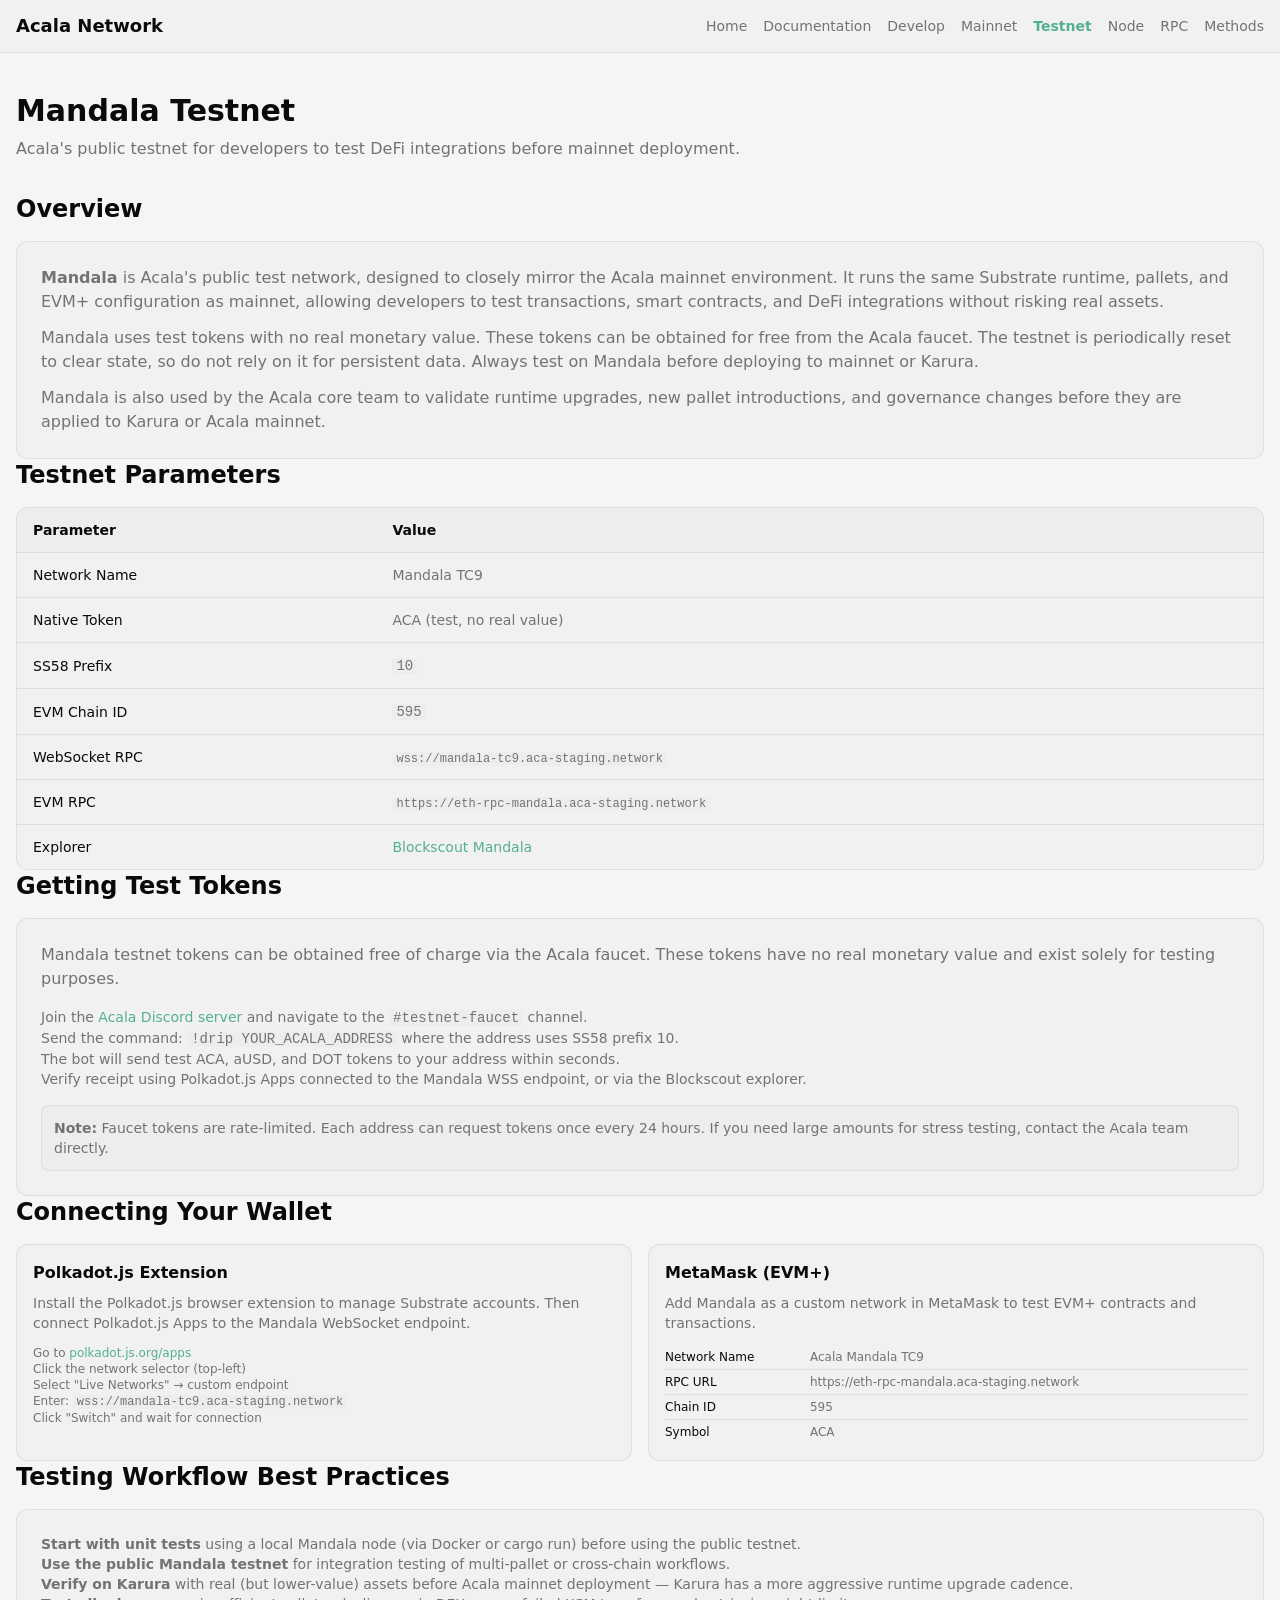
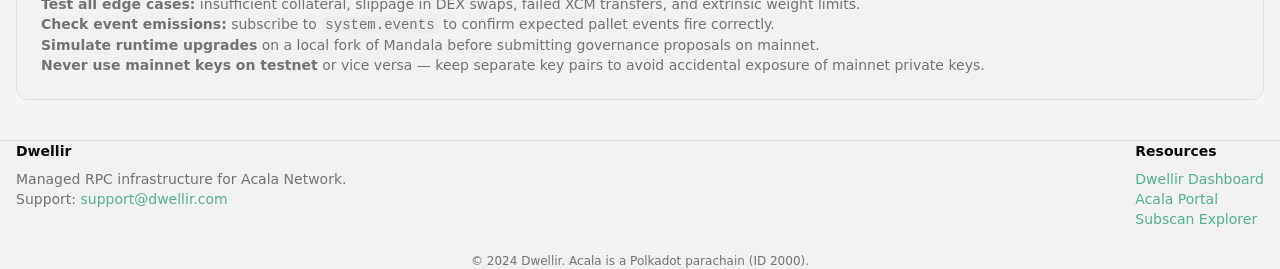
<file: testnet.html>
<!DOCTYPE html>
<html lang="en" data-theme="light">
<head>
  <meta charset="UTF-8">
  <meta name="viewport" content="width=device-width, initial-scale=1.0">
  <title>Mandala Testnet | Acala Network</title>
  <link rel="stylesheet" href="06.ugiaasjkpi.css">
  <link href="css2.css" rel="stylesheet">
</head>
<body class="bg-white text-gray-900">

  <header class="border-b border-fd-border bg-fd-card sticky top-0 z-10">
    <div class="max-w-5xl mx-auto px-4 py-3 flex items-center justify-between">
      <a href="index.html" class="font-bold text-lg text-fd-card-foreground">Acala Network</a>
      <nav class="flex gap-4 flex-wrap text-sm">
        <a href="index.html" class="text-fd-muted-foreground hover:text-fd-primary transition-colors">Home</a>
        <a href="documentation.html" class="text-fd-muted-foreground hover:text-fd-primary transition-colors">Documentation</a>
        <a href="develop.html" class="text-fd-muted-foreground hover:text-fd-primary transition-colors">Develop</a>
        <a href="mainnet.html" class="text-fd-muted-foreground hover:text-fd-primary transition-colors">Mainnet</a>
        <a href="testnet.html" class="text-fd-primary font-semibold transition-colors">Testnet</a>
        <a href="node.html" class="text-fd-muted-foreground hover:text-fd-primary transition-colors">Node</a>
        <a href="rpc.html" class="text-fd-muted-foreground hover:text-fd-primary transition-colors">RPC</a>
        <a href="methods.html" class="text-fd-muted-foreground hover:text-fd-primary transition-colors">Methods</a>
      </nav>
    </div>
  </header>

  <main class="max-w-5xl mx-auto px-4 py-10">

    <h1 class="text-3xl font-bold text-fd-card-foreground mb-2">Mandala Testnet</h1>
    <p class="text-fd-muted-foreground mb-8">Acala's public testnet for developers to test DeFi integrations before mainnet deployment.</p>

    <!-- Overview -->
    <section class="mb-10">
      <h2 class="text-2xl font-bold text-fd-card-foreground mb-4">Overview</h2>
      <div class="bg-fd-card border border-fd-border rounded-xl p-6">
        <p class="text-fd-muted-foreground mb-3">
          <strong>Mandala</strong> is Acala's public test network, designed to closely mirror the Acala mainnet
          environment. It runs the same Substrate runtime, pallets, and EVM+ configuration as mainnet, allowing
          developers to test transactions, smart contracts, and DeFi integrations without risking real assets.
        </p>
        <p class="text-fd-muted-foreground mb-3">
          Mandala uses test tokens with no real monetary value. These tokens can be obtained for free from the
          Acala faucet. The testnet is periodically reset to clear state, so do not rely on it for persistent data.
          Always test on Mandala before deploying to mainnet or Karura.
        </p>
        <p class="text-fd-muted-foreground">
          Mandala is also used by the Acala core team to validate runtime upgrades, new pallet introductions,
          and governance changes before they are applied to Karura or Acala mainnet.
        </p>
      </div>
    </section>

    <!-- Parameters -->
    <section class="mb-10">
      <h2 class="text-2xl font-bold text-fd-card-foreground mb-4">Testnet Parameters</h2>
      <div class="bg-fd-card border border-fd-border rounded-xl overflow-hidden">
        <table class="w-full text-sm">
          <thead class="bg-fd-secondary">
            <tr>
              <th class="text-left px-4 py-3 text-fd-card-foreground font-semibold">Parameter</th>
              <th class="text-left px-4 py-3 text-fd-card-foreground font-semibold">Value</th>
            </tr>
          </thead>
          <tbody>
            <tr class="border-t border-fd-border">
              <td class="px-4 py-3 font-medium text-fd-card-foreground">Network Name</td>
              <td class="px-4 py-3 text-fd-muted-foreground">Mandala TC9</td>
            </tr>
            <tr class="border-t border-fd-border">
              <td class="px-4 py-3 font-medium text-fd-card-foreground">Native Token</td>
              <td class="px-4 py-3 text-fd-muted-foreground">ACA (test, no real value)</td>
            </tr>
            <tr class="border-t border-fd-border">
              <td class="px-4 py-3 font-medium text-fd-card-foreground">SS58 Prefix</td>
              <td class="px-4 py-3 text-fd-muted-foreground"><code class="bg-fd-secondary px-1 rounded">10</code></td>
            </tr>
            <tr class="border-t border-fd-border">
              <td class="px-4 py-3 font-medium text-fd-card-foreground">EVM Chain ID</td>
              <td class="px-4 py-3 text-fd-muted-foreground"><code class="bg-fd-secondary px-1 rounded">595</code></td>
            </tr>
            <tr class="border-t border-fd-border">
              <td class="px-4 py-3 font-medium text-fd-card-foreground">WebSocket RPC</td>
              <td class="px-4 py-3 text-fd-muted-foreground"><code class="bg-fd-secondary px-1 rounded text-xs">wss://mandala-tc9.aca-staging.network</code></td>
            </tr>
            <tr class="border-t border-fd-border">
              <td class="px-4 py-3 font-medium text-fd-card-foreground">EVM RPC</td>
              <td class="px-4 py-3 text-fd-muted-foreground"><code class="bg-fd-secondary px-1 rounded text-xs">https://eth-rpc-mandala.aca-staging.network</code></td>
            </tr>
            <tr class="border-t border-fd-border">
              <td class="px-4 py-3 font-medium text-fd-card-foreground">Explorer</td>
              <td class="px-4 py-3 text-fd-muted-foreground">
                <a href="https://blockscout.mandala.aca-staging.network/" class="text-fd-primary hover:underline" target="_blank">Blockscout Mandala</a>
              </td>
            </tr>
          </tbody>
        </table>
      </div>
    </section>

    <!-- Faucet -->
    <section class="mb-10">
      <h2 class="text-2xl font-bold text-fd-card-foreground mb-4">Getting Test Tokens</h2>
      <div class="bg-fd-card border border-fd-border rounded-xl p-6">
        <p class="text-fd-muted-foreground mb-4">
          Mandala testnet tokens can be obtained free of charge via the Acala faucet. These tokens have no real
          monetary value and exist solely for testing purposes.
        </p>
        <ol class="list-decimal list-inside text-sm text-fd-muted-foreground space-y-2 mb-4">
          <li>Join the <a href="https://discord.gg/vdbFVCH" class="text-fd-primary hover:underline" target="_blank">Acala Discord server</a> and navigate to the <code class="bg-fd-secondary px-1 rounded">#testnet-faucet</code> channel.</li>
          <li>Send the command: <code class="bg-fd-secondary px-1 rounded">!drip YOUR_ACALA_ADDRESS</code> where the address uses SS58 prefix 10.</li>
          <li>The bot will send test ACA, aUSD, and DOT tokens to your address within seconds.</li>
          <li>Verify receipt using Polkadot.js Apps connected to the Mandala WSS endpoint, or via the Blockscout explorer.</li>
        </ol>
        <div class="bg-fd-secondary border border-fd-border rounded-lg p-3 text-sm text-fd-muted-foreground">
          <strong>Note:</strong> Faucet tokens are rate-limited. Each address can request tokens once every 24 hours.
          If you need large amounts for stress testing, contact the Acala team directly.
        </div>
      </div>
    </section>

    <!-- Wallet Connection -->
    <section class="mb-10">
      <h2 class="text-2xl font-bold text-fd-card-foreground mb-4">Connecting Your Wallet</h2>
      <div class="grid grid-cols-2 gap-4">
        <div class="bg-fd-card border border-fd-border rounded-xl p-4">
          <h3 class="font-bold text-fd-card-foreground mb-2">Polkadot.js Extension</h3>
          <p class="text-sm text-fd-muted-foreground mb-3">
            Install the Polkadot.js browser extension to manage Substrate accounts. Then connect
            Polkadot.js Apps to the Mandala WebSocket endpoint.
          </p>
          <ol class="list-decimal list-inside text-xs text-fd-muted-foreground space-y-1">
            <li>Go to <a href="https://polkadot.js.org/apps" class="text-fd-primary hover:underline" target="_blank">polkadot.js.org/apps</a></li>
            <li>Click the network selector (top-left)</li>
            <li>Select "Live Networks" → custom endpoint</li>
            <li>Enter: <code class="bg-fd-secondary px-1 rounded">wss://mandala-tc9.aca-staging.network</code></li>
            <li>Click "Switch" and wait for connection</li>
          </ol>
        </div>
        <div class="bg-fd-card border border-fd-border rounded-xl p-4">
          <h3 class="font-bold text-fd-card-foreground mb-2">MetaMask (EVM+)</h3>
          <p class="text-sm text-fd-muted-foreground mb-3">
            Add Mandala as a custom network in MetaMask to test EVM+ contracts and transactions.
          </p>
          <table class="text-xs w-full">
            <tbody>
              <tr class="border-b border-fd-border">
                <td class="py-1 font-medium text-fd-card-foreground pr-2">Network Name</td>
                <td class="py-1 text-fd-muted-foreground">Acala Mandala TC9</td>
              </tr>
              <tr class="border-b border-fd-border">
                <td class="py-1 font-medium text-fd-card-foreground pr-2">RPC URL</td>
                <td class="py-1 text-fd-muted-foreground break-all">https://eth-rpc-mandala.aca-staging.network</td>
              </tr>
              <tr class="border-b border-fd-border">
                <td class="py-1 font-medium text-fd-card-foreground pr-2">Chain ID</td>
                <td class="py-1 text-fd-muted-foreground">595</td>
              </tr>
              <tr>
                <td class="py-1 font-medium text-fd-card-foreground pr-2">Symbol</td>
                <td class="py-1 text-fd-muted-foreground">ACA</td>
              </tr>
            </tbody>
          </table>
        </div>
      </div>
    </section>

    <!-- Testing Workflow -->
    <section class="mb-10">
      <h2 class="text-2xl font-bold text-fd-card-foreground mb-4">Testing Workflow Best Practices</h2>
      <div class="bg-fd-card border border-fd-border rounded-xl p-6">
        <ul class="list-disc list-inside text-sm text-fd-muted-foreground space-y-2">
          <li><strong>Start with unit tests</strong> using a local Mandala node (via Docker or cargo run) before using the public testnet.</li>
          <li><strong>Use the public Mandala testnet</strong> for integration testing of multi-pallet or cross-chain workflows.</li>
          <li><strong>Verify on Karura</strong> with real (but lower-value) assets before Acala mainnet deployment — Karura has a more aggressive runtime upgrade cadence.</li>
          <li><strong>Test all edge cases:</strong> insufficient collateral, slippage in DEX swaps, failed XCM transfers, and extrinsic weight limits.</li>
          <li><strong>Check event emissions:</strong> subscribe to <code class="bg-fd-secondary px-1 rounded">system.events</code> to confirm expected pallet events fire correctly.</li>
          <li><strong>Simulate runtime upgrades</strong> on a local fork of Mandala before submitting governance proposals on mainnet.</li>
          <li><strong>Never use mainnet keys on testnet</strong> or vice versa — keep separate key pairs to avoid accidental exposure of mainnet private keys.</li>
        </ul>
      </div>
    </section>

  </main>

  <footer class="border-t border-fd-border bg-fd-card mt-12">
    <div class="max-w-5xl mx-auto px-4 py-8 text-sm text-fd-muted-foreground">
      <div class="flex flex-wrap gap-6 justify-between">
        <div>
          <p class="font-semibold text-fd-card-foreground mb-2">Dwellir</p>
          <p>Managed RPC infrastructure for Acala Network.</p>
          <p>Support: <a href="mailto:support@dwellir.com" class="text-fd-primary hover:underline">support@dwellir.com</a></p>
        </div>
        <div>
          <p class="font-semibold text-fd-card-foreground mb-2">Resources</p>
          <ul class="space-y-1">
            <li><a href="https://dashboard.dwellir.com/" class="text-fd-primary hover:underline" target="_blank">Dwellir Dashboard</a></li>
            <li><a href="https://acala.network/" class="text-fd-primary hover:underline" target="_blank">Acala Portal</a></li>
            <li><a href="https://acala.subscan.io/" class="text-fd-primary hover:underline" target="_blank">Subscan Explorer</a></li>
          </ul>
        </div>
      </div>
      <p class="mt-6 text-center text-xs">© 2024 Dwellir. Acala is a Polkadot parachain (ID 2000).</p>
    </div>
  </footer>

</body>
</html>
</file>
<file: 06.ugiaasjkpi.css>
@layer properties {
  @supports (((-webkit-hyphens:none)) and (not (margin-trim:inline))) or ((-moz-orient:inline) and (not (color:rgb(from red r g b)))) {
  *, ::before, ::after, ::backdrop { --tw-border-style: solid; --tw-translate-x: 0; --tw-translate-y: 0; --tw-translate-z: 0; --tw-rotate-x: initial; --tw-rotate-y: initial; --tw-rotate-z: initial; --tw-skew-x: initial; --tw-skew-y: initial; --tw-space-y-reverse: 0; --tw-divide-x-reverse: 0; --tw-divide-y-reverse: 0; --tw-leading: initial; --tw-font-weight: initial; --tw-tracking: initial; --tw-shadow: 0 0 #0000; --tw-shadow-color: initial; --tw-shadow-alpha: 100%; --tw-inset-shadow: 0 0 #0000; --tw-inset-shadow-color: initial; --tw-inset-shadow-alpha: 100%; --tw-ring-color: initial; --tw-ring-shadow: 0 0 #0000; --tw-inset-ring-color: initial; --tw-inset-ring-shadow: 0 0 #0000; --tw-ring-inset: initial; --tw-ring-offset-width: 0px; --tw-ring-offset-color: #fff; --tw-ring-offset-shadow: 0 0 #0000; --tw-outline-style: solid; --tw-blur: initial; --tw-brightness: initial; --tw-contrast: initial; --tw-grayscale: initial; --tw-hue-rotate: initial; --tw-invert: initial; --tw-opacity: initial; --tw-saturate: initial; --tw-sepia: initial; --tw-drop-shadow: initial; --tw-drop-shadow-color: initial; --tw-drop-shadow-alpha: 100%; --tw-drop-shadow-size: initial; --tw-backdrop-blur: initial; --tw-backdrop-brightness: initial; --tw-backdrop-contrast: initial; --tw-backdrop-grayscale: initial; --tw-backdrop-hue-rotate: initial; --tw-backdrop-invert: initial; --tw-backdrop-opacity: initial; --tw-backdrop-saturate: initial; --tw-backdrop-sepia: initial; --tw-duration: initial; --tw-ease: initial; --tw-scale-x: 1; --tw-scale-y: 1; --tw-scale-z: 1; --tw-content: ""; --radix-collapsible-content-height: 0px; }
}
}
@layer theme {
  :root, :host { --font-sans: ui-sans-serif, system-ui, sans-serif, "Apple Color Emoji", "Segoe UI Emoji", "Segoe UI Symbol", "Noto Color Emoji"; --font-mono: ui-monospace, SFMono-Regular, Menlo, Monaco, Consolas, "Liberation Mono", "Courier New", monospace; --color-red-500: oklch(63.7% .237 25.331); --color-emerald-500: oklch(69.6% .17 162.48); --color-black: #000; --color-white: #fff; --spacing: .25rem; --breakpoint-sm: 40rem; --container-sm: 24rem; --container-md: 28rem; --container-3xl: 48rem; --container-4xl: 56rem; --text-xs: .75rem; --text-xs--line-height: calc(1 / .75); --text-sm: .875rem; --text-sm--line-height: calc(1.25 / .875); --text-base: 1rem; --text-base--line-height: calc(1.5 / 1); --text-lg: 1.125rem; --text-lg--line-height: calc(1.75 / 1.125); --text-2xl: 1.5rem; --text-2xl--line-height: calc(2 / 1.5); --text-3xl: 1.875rem; --text-3xl--line-height: calc(2.25 / 1.875); --text-4xl: 2.25rem; --text-4xl--line-height: calc(2.5 / 2.25); --text-6xl: 3.75rem; --text-6xl--line-height: 1; --font-weight-normal: 400; --font-weight-medium: 500; --font-weight-semibold: 600; --font-weight-bold: 700; --tracking-widest: .1em; --leading-tight: 1.25; --leading-snug: 1.375; --leading-relaxed: 1.625; --radius-sm: .25rem; --radius-md: .375rem; --radius-lg: .5rem; --radius-xl: .75rem; --radius-2xl: 1rem; --shadow-md: 0 4px 6px -1px #0000001a, 0 2px 4px -2px #0000001a; --shadow-lg: 0 10px 15px -3px #0000001a, 0 4px 6px -4px #0000001a; --drop-shadow-md: 0 3px 3px #0000001f; --ease-out: cubic-bezier(0, 0, .2, 1); --ease-in-out: cubic-bezier(.4, 0, .2, 1); --animate-spin: spin 1s linear infinite; --animate-pulse: pulse 2s cubic-bezier(.4, 0, .6, 1) infinite; --blur-xs: 4px; --blur-sm: 8px; --blur-md: 12px; --blur-lg: 16px; --default-transition-duration: .15s; --default-transition-timing-function: cubic-bezier(.4, 0, .2, 1); --default-font-family: var(--font-sans); --default-mono-font-family: var(--font-mono); --color-fd-background: #f5f5f5; --color-fd-foreground: #0a0a0a; --color-fd-muted: #f5f5f5; --color-fd-muted-foreground: #737373; --color-fd-popover: #fafafa; --color-fd-popover-foreground: #272727; --color-fd-card: #f1f1f1; --color-fd-card-foreground: #0a0a0a; --color-fd-border: #cccccc80; --color-fd-primary: #54b08d; --color-fd-primary-foreground: #fff; --color-fd-secondary: #ededed; --color-fd-secondary-foreground: #171717; --color-fd-accent: #d1d1d180; --color-fd-accent-foreground: #171717; --color-fd-ring: #54b08d; --color-fd-overlay: #0003; --color-fd-info: oklch(62.3% .214 259.815); --color-fd-warning: oklch(76.9% .188 70.08); --color-fd-error: oklch(63.7% .237 25.331); --color-fd-success: oklch(72.3% .219 149.579); --color-fd-idea: oklch(70.5% .209 60.849); --color-fd-diff-remove: #c80a641f; --color-fd-diff-remove-symbol: #e60a64; --color-fd-diff-add: #0eb4641a; --color-fd-diff-add-symbol: #0ac864; --animate-fd-fade-in: fd-fade-in .3s ease; --animate-fd-fade-out: fd-fade-out .3s ease; --animate-fd-dialog-in: fd-dialog-in .3s cubic-bezier(.16, 1, .3, 1); --animate-fd-dialog-out: fd-dialog-out .3s cubic-bezier(.16, 1, .3, 1); --animate-fd-popover-in: fd-popover-in .1s ease; --animate-fd-popover-out: fd-popover-out .1s ease; --animate-fd-enterFromLeft: fd-enterFromLeft .25s ease; --animate-fd-enterFromRight: fd-enterFromRight .25s ease; --animate-fd-sidebar-in: fd-sidebar-in .25s ease; --animate-fd-sidebar-out: fd-sidebar-out .25s ease; --animate-fd-exitToLeft: fd-exitToLeft .25s ease; --animate-fd-exitToRight: fd-exitToRight .25s ease; --animate-fd-collapsible-down: fd-collapsible-down .15s cubic-bezier(.45, 0, .55, 1); --animate-fd-collapsible-up: fd-collapsible-up .15s cubic-bezier(.45, 0, .55, 1); --animate-fd-accordion-down: fd-accordion-down .2s ease-out; --animate-fd-accordion-up: fd-accordion-up .2s ease-out; --animate-fd-nav-menu-in: fd-nav-menu-in .2s ease; --animate-fd-nav-menu-out: fd-nav-menu-out .2s ease; }
}
@layer base {
  *, ::after, ::before, ::backdrop { box-sizing: border-box; border: 0px solid; margin: 0px; padding: 0px; }
  ::file-selector-button { box-sizing: border-box; border: 0px solid; margin: 0px; padding: 0px; }
  html, :host { tab-size: 4; line-height: 1.5; font-family: var(--default-font-family,ui-sans-serif, system-ui, sans-serif, "Apple Color Emoji", "Segoe UI Emoji", "Segoe UI Symbol", "Noto Color Emoji"); font-feature-settings: var(--default-font-feature-settings,normal); font-variation-settings: var(--default-font-variation-settings,normal); }
  hr { height: 0px; color: inherit; border-top-width: 1px; }
  abbr:where([title]) { text-decoration: underline dotted; }
  h1, h2, h3, h4, h5, h6 { font-size: inherit; font-weight: inherit; }
  a { color: inherit; text-decoration: inherit; }
  b, strong { font-weight: bolder; }
  code, kbd, samp, pre { font-family: var(--default-mono-font-family,ui-monospace, SFMono-Regular, Menlo, Monaco, Consolas, "Liberation Mono", "Courier New", monospace); font-feature-settings: var(--default-mono-font-feature-settings,normal); font-variation-settings: var(--default-mono-font-variation-settings,normal); font-size: 1em; }
  small { font-size: 80%; }
  sub, sup { vertical-align: baseline; font-size: 75%; line-height: 0; position: relative; }
  sub { bottom: -0.25em; }
  sup { top: -0.5em; }
  table { text-indent: 0px; border-color: inherit; border-collapse: collapse; }
  :focus-visible { outline: auto; }
  progress { vertical-align: baseline; }
  summary { display: list-item; }
  ol, ul, menu { list-style: none; }
  img, svg, video, canvas, audio, iframe, embed, object { vertical-align: middle; display: block; }
  img, video { max-width: 100%; height: auto; }
  button, input, select, optgroup, textarea { font: inherit; letter-spacing: inherit; color: inherit; opacity: 1; background-color: rgba(0, 0, 0, 0); border-radius: 0px; }
  ::file-selector-button { font: inherit; letter-spacing: inherit; color: inherit; opacity: 1; background-color: rgba(0, 0, 0, 0); border-radius: 0px; }
  :where(select:is([multiple], [size])) optgroup { font-weight: bolder; }
  :where(select:is([multiple], [size])) optgroup option { padding-inline-start: 20px; }
  ::file-selector-button { margin-inline-end: 4px; }
  ::placeholder { opacity: 1; }
  @supports (not ((-webkit-appearance:-apple-pay-button))) or (contain-intrinsic-size:1px) {
  ::placeholder { color: currentcolor; }
  @supports (color:color-mix(in lab, red, red)) {
  ::placeholder { color: color-mix(in oklab, currentcolor, transparent); }
}
}
  textarea { resize: vertical; }
  ::-webkit-search-decoration { appearance: none; }
  ::-webkit-date-and-time-value { min-height: 1lh; text-align: inherit; }
  ::-webkit-datetime-edit { display: inline-flex; }
  ::-webkit-datetime-edit-fields-wrapper { padding: 0px; }
  ::-webkit-datetime-edit { padding-block: 0px; }
  ::-webkit-datetime-edit-year-field { padding-block: 0px; }
  ::-webkit-datetime-edit-month-field { padding-block: 0px; }
  ::-webkit-datetime-edit-day-field { padding-block: 0px; }
  ::-webkit-datetime-edit-hour-field { padding-block: 0px; }
  ::-webkit-datetime-edit-minute-field { padding-block: 0px; }
  ::-webkit-datetime-edit-second-field { padding-block: 0px; }
  ::-webkit-datetime-edit-millisecond-field { padding-block: 0px; }
  ::-webkit-datetime-edit-meridiem-field { padding-block: 0px; }
  ::-webkit-calendar-picker-indicator { line-height: 1; }
  :user-invalid { box-shadow: none; }
  button, input:where([type="button"], [type="reset"], [type="submit"]) { appearance: button; }
  ::file-selector-button { appearance: button; }
  ::-webkit-inner-spin-button { height: auto; }
  ::-webkit-outer-spin-button { height: auto; }
  [hidden]:where(:not([hidden="until-found"])) { display: none !important; }
  *, ::after, ::before, ::backdrop { border-color: var(--color-fd-border,currentColor); }
  ::file-selector-button { border-color: var(--color-fd-border,currentColor); }
  body { background-color: var(--color-fd-background); color: var(--color-fd-foreground); }
}
@layer components;
@layer utilities {
  .\@container { container-type: inline-size; }
  .pointer-events-none { pointer-events: none; }
  .collapse { visibility: collapse; }
  .invisible { visibility: hidden; }
  .visible { visibility: visible; }
  .fd-step::before { background-color: var(--color-fd-secondary); color: var(--color-fd-secondary-foreground); content: counter(step); counter-increment: step 1; width: calc(var(--spacing) * 8); height: calc(var(--spacing) * 8); border-radius: 3.40282e38px; justify-content: center; align-items: center; font-size: 0.875rem; line-height: 1.25rem; display: flex; position: absolute; inset-inline-start: calc(var(--spacing) * -4); }
  .sr-only { clip-path: inset(50%); white-space: nowrap; border-width: 0px; width: 1px; height: 1px; margin: -1px; padding: 0px; position: absolute; overflow: hidden; }
  .fd-steps { counter-reset: step 0; border-inline-start-style: var(--tw-border-style); border-inline-start-width: 1px; margin-inline-start: calc(var(--spacing) * 2); padding-inline-start: calc(var(--spacing) * 6); position: relative; }
  @media (min-width: 40rem) {
  .fd-steps { margin-inline-start: calc(var(--spacing) * 4); padding-inline-start: calc(var(--spacing) * 7); }
}
  .absolute { position: absolute; }
  .fixed { position: fixed; }
  .relative { position: relative; }
  .static { position: static; }
  .sticky { position: sticky; }
  .inset-0 { inset: calc(var(--spacing) * 0); }
  .inset-x-0 { inset-inline: calc(var(--spacing) * 0); }
  .inset-x-2 { inset-inline: calc(var(--spacing) * 2); }
  .inset-y-0 { inset-block: calc(var(--spacing) * 0); }
  .inset-y-2 { inset-block: calc(var(--spacing) * 2); }
  .inset-s-0 { inset-inline-start: calc(var(--spacing) * 0); }
  .inset-s-4 { inset-inline-start: calc(var(--spacing) * 4); }
  .start { inset-inline-start: var(--spacing); }
  .start-0 { inset-inline-start: calc(var(--spacing) * 0); }
  .start-3 { inset-inline-start: calc(var(--spacing) * 3); }
  .start-6 { inset-inline-start: calc(var(--spacing) * 6); }
  .end { inset-inline-end: var(--spacing); }
  .end-0 { inset-inline-end: calc(var(--spacing) * 0); }
  .end-2 { inset-inline-end: calc(var(--spacing) * 2); }
  .end-\[calc\(--spacing\(4\)\+var\(--removed-body-scroll-bar-size\,0px\)\)\] { inset-inline-end: calc(calc(var(--spacing) * 4) + var(--removed-body-scroll-bar-size,0px)); }
  .inset-e-0 { inset-inline-end: calc(var(--spacing) * 0); }
  .-top-1\.5 { top: calc(var(--spacing) * -1.5); }
  .top-\(--fd-docs-row-1\) { top: var(--fd-docs-row-1); }
  .top-\(--fd-docs-row-2\) { top: var(--fd-docs-row-2); }
  .top-\(--fd-docs-row-3\) { top: var(--fd-docs-row-3); }
  .top-0 { top: calc(var(--spacing) * 0); }
  .top-1\.5 { top: calc(var(--spacing) * 1.5); }
  .top-1\/2 { top: 50%; }
  .top-2\.5 { top: calc(var(--spacing) * 2.5); }
  .top-3 { top: calc(var(--spacing) * 3); }
  .top-4 { top: calc(var(--spacing) * 4); }
  .top-\[calc\(--spacing\(4\)\+var\(--fd-docs-row-3\)\)\] { top: calc(calc(var(--spacing) * 4) + var(--fd-docs-row-3)); }
  .top-\[calc\(50\%-var\(--t\,0px\)\+var\(--b\,0px\)\)\] { top: calc(50% - var(--t,0px) + var(--b,0px)); }
  .top-\[calc\(100\%\+4px\)\] { top: calc(100% + 4px); }
  .right-0 { right: calc(var(--spacing) * 0); }
  .right-2 { right: calc(var(--spacing) * 2); }
  .bottom-0 { bottom: calc(var(--spacing) * 0); }
  .bottom-1\.5 { bottom: calc(var(--spacing) * 1.5); }
  .bottom-4 { bottom: calc(var(--spacing) * 4); }
  .bottom-26 { bottom: calc(var(--spacing) * 26); }
  .left-0 { left: calc(var(--spacing) * 0); }
  .left-1\/2 { left: 50%; }
  .isolate { isolation: isolate; }
  .-z-1 { z-index: calc(-1); }
  .z-2 { z-index: 2; }
  .z-10 { z-index: 10; }
  .z-20 { z-index: 20; }
  .z-30 { z-index: 30; }
  .z-40 { z-index: 40; }
  .z-50 { z-index: 50; }
  .z-\[-1\] { z-index: -1; }
  .z-\[70\] { z-index: 70; }
  .z-\[71\] { z-index: 71; }
  .col-span-full { grid-column: 1 / -1; }
  .col-start-1 { grid-column-start: 1; }
  .row-start-1 { grid-row-start: 1; }
  .container { width: 100%; }
  @media (min-width: 40rem) {
  .container { max-width: 40rem; }
}
  @media (min-width: 48rem) {
  .container { max-width: 48rem; }
}
  @media (min-width: 64rem) {
  .container { max-width: 64rem; }
}
  @media (min-width: 80rem) {
  .container { max-width: 80rem; }
}
  @media (min-width: 96rem) {
  .container { max-width: 96rem; }
}
  .m-0 { margin: calc(var(--spacing) * 0); }
  .-mx-1 { margin-inline: calc(var(--spacing) * -1); }
  .-mx-px { margin-inline: -1px; }
  .mx-0\.5 { margin-inline: calc(var(--spacing) * .5); }
  .mx-3 { margin-inline: calc(var(--spacing) * 3); }
  .mx-4 { margin-inline: calc(var(--spacing) * 4); }
  .mx-auto { margin-inline: auto; }
  .my-0 { margin-block: calc(var(--spacing) * 0); }
  .my-0\! { margin-block: calc(var(--spacing) * 0) !important; }
  .my-0\.5 { margin-block: calc(var(--spacing) * .5); }
  .my-4 { margin-block: calc(var(--spacing) * 4); }
  .my-6 { margin-block: calc(var(--spacing) * 6); }
  .my-8 { margin-block: calc(var(--spacing) * 8); }
  .my-10 { margin-block: calc(var(--spacing) * 10); }
  .my-12 { margin-block: calc(var(--spacing) * 12); }
  .my-auto { margin-block: auto; }
  .-ms-1\.5 { margin-inline-start: calc(var(--spacing) * -1.5); }
  .ms-1 { margin-inline-start: calc(var(--spacing) * 1); }
  .ms-2 { margin-inline-start: calc(var(--spacing) * 2); }
  .ms-auto { margin-inline-start: auto; }
  .ms-px { margin-inline-start: 1px; }
  .-me-0\.5 { margin-inline-end: calc(var(--spacing) * -.5); }
  .-me-1\.5 { margin-inline-end: calc(var(--spacing) * -1.5); }
  .-me-2 { margin-inline-end: calc(var(--spacing) * -2); }
  .me-1 { margin-inline-end: calc(var(--spacing) * 1); }
  .me-2 { margin-inline-end: calc(var(--spacing) * 2); }
  .me-auto { margin-inline-end: auto; }
  .prose { color: var(--tw-prose-body); max-width: none; font-size: 1rem; line-height: 1.75rem; }
  .prose :where([class~="lead"]):not(:where([class~="not-prose"], [class~="not-prose"] *)) { color: var(--tw-prose-lead); margin-top: 1.2em; margin-bottom: 1.2em; font-size: 1.25em; line-height: 1.6; }
  .prose :where(ul):not(:where([class~="not-prose"], [class~="not-prose"] *)) { margin-top: 1.25em; margin-bottom: 1.25em; padding-inline-start: 1rem; list-style-type: disc; }
  .prose :where(li):not(:where([class~="not-prose"], [class~="not-prose"] *)) { margin-top: 0.5em; margin-bottom: 0.5em; }
  .prose :where(ol > li):not(:where([class~="not-prose"], [class~="not-prose"] *)) { padding-inline-start: 0.375em; }
  .prose :where(ul > li):not(:where([class~="not-prose"], [class~="not-prose"] *)) { padding-inline-start: 0px; }
  .prose :where(.prose > ul > li p):not(:where([class~="not-prose"], [class~="not-prose"] *)) { margin-top: 0.75em; margin-bottom: 0.75em; }
  .prose :where(.prose > ul > li > p:first-child):not(:where([class~="not-prose"], [class~="not-prose"] *)) { margin-top: 1.25em; }
  .prose :where(.prose > ul > li > p:last-child):not(:where([class~="not-prose"], [class~="not-prose"] *)) { margin-bottom: 1.25em; }
  .prose :where(.prose > ol > li > p:first-child):not(:where([class~="not-prose"], [class~="not-prose"] *)) { margin-top: 1.25em; }
  .prose :where(.prose > ol > li > p:last-child):not(:where([class~="not-prose"], [class~="not-prose"] *)) { margin-bottom: 1.25em; }
  .prose :where(ul ul, ul ol, ol ul, ol ol):not(:where([class~="not-prose"], [class~="not-prose"] *)) { margin-top: 0.75em; margin-bottom: 0.75em; }
  .prose :where(dl):not(:where([class~="not-prose"], [class~="not-prose"] *)) { margin-top: 1.25em; margin-bottom: 1.25em; }
  .prose :where(dt):not(:where([class~="not-prose"], [class~="not-prose"] *)) { color: var(--tw-prose-headings); margin-top: 1.25em; font-weight: 600; }
  .prose :where(dd):not(:where([class~="not-prose"], [class~="not-prose"] *)) { margin-top: 0.5em; padding-inline-start: 1.625em; }
  .prose :where(hr):not(:where([class~="not-prose"], [class~="not-prose"] *)) { border-color: var(--tw-prose-hr); border-top-width: 1px; margin-top: 3em; margin-bottom: 3em; }
  .prose :where(p):not(:where([class~="not-prose"], [class~="not-prose"] *)) { margin-top: 1.25em; margin-bottom: 1.25em; }
  .prose :where(strong):not(:where([class~="not-prose"], [class~="not-prose"] *)) { color: var(--tw-prose-bold); font-weight: 500; }
  .prose :where(a strong):not(:where([class~="not-prose"], [class~="not-prose"] *)), .prose :where(blockquote strong):not(:where([class~="not-prose"], [class~="not-prose"] *)), .prose :where(thead th strong):not(:where([class~="not-prose"], [class~="not-prose"] *)) { color: inherit; }
  .prose :where(ol):not(:where([class~="not-prose"], [class~="not-prose"] *)) { margin-top: 1.25em; margin-bottom: 1.25em; padding-inline-start: 1.625em; list-style-type: decimal; }
  .prose :where(ol[type="A"]):not(:where([class~="not-prose"], [class~="not-prose"] *)) { list-style-type: upper-alpha; }
  .prose :where(ol[type="a"]):not(:where([class~="not-prose"], [class~="not-prose"] *)) { list-style-type: lower-alpha; }
  .prose :where(ol[type="A" s]):not(:where([class~="not-prose"], [class~="not-prose"] *)) { list-style-type: upper-alpha; }
  .prose :where(ol[type="a" s]):not(:where([class~="not-prose"], [class~="not-prose"] *)) { list-style-type: lower-alpha; }
  .prose :where(ol[type="I"]):not(:where([class~="not-prose"], [class~="not-prose"] *)) { list-style-type: upper-roman; }
  .prose :where(ol[type="i"]):not(:where([class~="not-prose"], [class~="not-prose"] *)) { list-style-type: lower-roman; }
  .prose :where(ol[type="I" s]):not(:where([class~="not-prose"], [class~="not-prose"] *)) { list-style-type: upper-roman; }
  .prose :where(ol[type="i" s]):not(:where([class~="not-prose"], [class~="not-prose"] *)) { list-style-type: lower-roman; }
  .prose :where(ol[type="1"]):not(:where([class~="not-prose"], [class~="not-prose"] *)) { list-style-type: decimal; }
  .prose :where(ol > li):not(:where([class~="not-prose"], [class~="not-prose"] *))::marker { color: var(--tw-prose-counters); font-weight: 400; }
  .prose :where(ul > li):not(:where([class~="not-prose"], [class~="not-prose"] *))::marker { color: var(--tw-prose-bullets); }
  .prose :where(blockquote):not(:where([class~="not-prose"], [class~="not-prose"] *)) { color: var(--tw-prose-quotes); border-inline-start-width: 0.25rem; border-inline-start-color: var(--tw-prose-quote-borders); quotes: "“" "”" "‘" "’"; margin-top: 1.6em; margin-bottom: 1.6em; padding-inline-start: 1em; font-style: italic; font-weight: 500; }
  .prose :where(blockquote p:first-of-type):not(:where([class~="not-prose"], [class~="not-prose"] *))::before { content: open-quote; }
  .prose :where(blockquote p:last-of-type):not(:where([class~="not-prose"], [class~="not-prose"] *))::after { content: close-quote; }
  .prose :where(h1):not(:where([class~="not-prose"], [class~="not-prose"] *)) { color: var(--tw-prose-headings); font-weight: 800; font-size: var(--text-3xl); margin-top: 0px; margin-bottom: 0.888889em; line-height: 1.11111; }
  .prose :where(h1 strong):not(:where([class~="not-prose"], [class~="not-prose"] *)) { color: inherit; font-weight: 900; }
  .prose :where(h2):not(:where([class~="not-prose"], [class~="not-prose"] *)) { color: var(--tw-prose-headings); margin-top: 2em; margin-bottom: 1em; font-size: 1.5em; font-weight: 600; line-height: 1.33333; }
  .prose :where(h2 strong):not(:where([class~="not-prose"], [class~="not-prose"] *)) { color: inherit; font-weight: 800; }
  .prose :where(h3):not(:where([class~="not-prose"], [class~="not-prose"] *)) { color: var(--tw-prose-headings); margin-top: 1.6em; margin-bottom: 0.6em; font-size: 1.25em; font-weight: 600; line-height: 1.6; }
  .prose :where(h3 strong):not(:where([class~="not-prose"], [class~="not-prose"] *)) { color: inherit; font-weight: 700; }
  .prose :where(h4):not(:where([class~="not-prose"], [class~="not-prose"] *)) { color: var(--tw-prose-headings); margin-top: 1.5em; margin-bottom: 0.5em; font-weight: 600; line-height: 1.5; }
  .prose :where(h4 strong):not(:where([class~="not-prose"], [class~="not-prose"] *)) { color: inherit; font-weight: 700; }
  .prose :where(hr + *):not(:where([class~="not-prose"], [class~="not-prose"] *)), .prose :where(h2 + *):not(:where([class~="not-prose"], [class~="not-prose"] *)), .prose :where(h3 + *):not(:where([class~="not-prose"], [class~="not-prose"] *)), .prose :where(h4 + *):not(:where([class~="not-prose"], [class~="not-prose"] *)) { margin-top: 0px; }
  .prose :where(img):not(:where([class~="not-prose"], [class~="not-prose"] *)) { margin-top: 2em; margin-bottom: 2em; }
  .prose :where(picture):not(:where([class~="not-prose"], [class~="not-prose"] *)) { margin-top: 2em; margin-bottom: 2em; display: block; }
  .prose :where(picture > img):not(:where([class~="not-prose"], [class~="not-prose"] *)) { margin-top: 0px; margin-bottom: 0px; }
  .prose :where(video):not(:where([class~="not-prose"], [class~="not-prose"] *)) { margin-top: 2em; margin-bottom: 2em; }
  .prose :where(kbd):not(:where([class~="not-prose"], [class~="not-prose"] *)) { padding-top: 0.1875em; color: var(--tw-prose-kbd); box-shadow: 0 0 0 1px var(--tw-prose-kbd-shadows),0 3px 0 var(--tw-prose-kbd-shadows); padding-inline-end: 0.375em; padding-bottom: 0.1875em; border-radius: 0.3125rem; padding-inline-start: 0.375em; font-family: inherit; font-size: 0.875em; font-weight: 500; }
  .prose :where(code):not(:where([class~="not-prose"], [class~="not-prose"] *)) { border-width: 1px; border-style: solid; border-image: none; border-color: var(--color-fd-border); background: var(--color-fd-muted); color: var(--tw-prose-code); border-radius: 5px; padding: 3px; font-size: 13px; font-weight: 400; }
  .prose :where(a code):not(:where([class~="not-prose"], [class~="not-prose"] *)) { color: inherit; }
  .prose :where(h1 code):not(:where([class~="not-prose"], [class~="not-prose"] *)) { color: inherit; font-size: var(--text-2xl); }
  .prose :where(h2 code):not(:where([class~="not-prose"], [class~="not-prose"] *)) { color: inherit; font-size: 0.875em; }
  .prose :where(h3 code):not(:where([class~="not-prose"], [class~="not-prose"] *)) { color: inherit; font-size: 0.9em; }
  .prose :where(h4 code):not(:where([class~="not-prose"], [class~="not-prose"] *)), .prose :where(blockquote code):not(:where([class~="not-prose"], [class~="not-prose"] *)), .prose :where(thead th code):not(:where([class~="not-prose"], [class~="not-prose"] *)) { color: inherit; }
  .prose :where(table):not(:where([class~="not-prose"], [class~="not-prose"] *)) { table-layout: auto; border-collapse: separate; border-spacing: 0px; background: var(--color-fd-card); border-radius: var(--radius-lg); border: 1px solid var(--color-fd-border); width: 100%; margin-top: 2em; margin-bottom: 2em; font-size: 0.875em; line-height: 1.71429; overflow: hidden; }
  .prose :where(thead th):not(:where([class~="not-prose"], [class~="not-prose"] *)) { color: var(--tw-prose-headings); font-weight: 600; }
  .prose :where(figure):not(:where([class~="not-prose"], [class~="not-prose"] *)) { margin-top: 2em; margin-bottom: 2em; }
  .prose :where(figure > *):not(:where([class~="not-prose"], [class~="not-prose"] *)) { margin-top: 0px; margin-bottom: 0px; }
  .prose :where(figcaption):not(:where([class~="not-prose"], [class~="not-prose"] *)) { color: var(--tw-prose-captions); margin-top: 0.857143em; font-size: 0.875em; line-height: 1.42857; }
  .prose :where(a:not([data-card])):not(:where([class~="not-prose"], [class~="not-prose"] *)) { color: var(--tw-prose-links); text-underline-offset: 3.5px; text-decoration-line: underline; text-decoration-style: solid; text-decoration-color: var(--color-fd-primary); font-weight: 500; text-decoration-thickness: 1.5px; transition: opacity 0.2s; }
  .prose :where(a:not([data-card]):hover):not(:where([class~="not-prose"], [class~="not-prose"] *)) { opacity: 0.8; }
  .prose { --tw-prose-body: #0a0a0ae6; }
  @supports (color:color-mix(in lab, red, red)) {
  .prose { --tw-prose-body: color-mix(in oklab, var(--color-fd-foreground) 90%, transparent); }
}
  .prose { --tw-prose-headings: var(--color-fd-foreground); --tw-prose-lead: var(--color-fd-foreground); --tw-prose-links: var(--color-fd-foreground); --tw-prose-bold: var(--color-fd-foreground); --tw-prose-counters: var(--color-fd-muted-foreground); --tw-prose-bullets: var(--color-fd-muted-foreground); --tw-prose-hr: var(--color-fd-border); --tw-prose-quotes: var(--color-fd-foreground); --tw-prose-quote-borders: var(--color-fd-border); --tw-prose-captions: var(--color-fd-foreground); --tw-prose-code: var(--color-fd-foreground); --tw-prose-th-borders: var(--color-fd-border); --tw-prose-td-borders: var(--color-fd-border); --tw-prose-kbd: var(--color-fd-foreground); --tw-prose-kbd-shadows: #54b08d80; }
  @supports (color:color-mix(in lab, red, red)) {
  .prose { --tw-prose-kbd-shadows: color-mix(in oklab, var(--color-fd-primary) 50%, transparent); }
}
  .prose :where(.prose > :first-child):not(:where([class~="not-prose"], [class~="not-prose"] *)) { margin-top: 0px; }
  .prose :where(.prose > :last-child):not(:where([class~="not-prose"], [class~="not-prose"] *)) { margin-bottom: 0px; }
  .prose :where(th):not(:where([class~="not-prose"], [class~="not-prose"] *)) { text-align: start; padding: calc(var(--spacing) * 2.5); border-inline-start: 1px solid var(--color-fd-border); background: var(--color-fd-muted); }
  .prose :where(th:first-child):not(:where([class~="not-prose"], [class~="not-prose"] *)) { border-inline-start: medium; }
  .prose :where(th:not(tr:last-child *), td:not(tr:last-child *)):not(:where([class~="not-prose"], [class~="not-prose"] *)) { border-bottom: 1px solid var(--color-fd-border); }
  .prose :where(td):not(:where([class~="not-prose"], [class~="not-prose"] *)) { text-align: start; border-inline-start: 1px solid var(--color-fd-border); padding: calc(var(--spacing) * 2.5); }
  .prose :where(td:first-child):not(:where([class~="not-prose"], [class~="not-prose"] *)) { border-inline-start: medium; }
  .prose :where(tfoot th, tfoot td):not(:where([class~="not-prose"], [class~="not-prose"] *)) { border-top-width: 1px; border-top-color: var(--tw-prose-th-borders); }
  .prose :where(thead th, thead td):not(:where([class~="not-prose"], [class~="not-prose"] *)) { border-bottom-width: 1px; border-bottom-color: var(--tw-prose-th-borders); }
  .prose-no-margin > :first-child { margin-top: 0px; }
  .prose-no-margin > :last-child { margin-bottom: 0px; }
  .mt-0 { margin-top: calc(var(--spacing) * 0); }
  .mt-0\.5 { margin-top: calc(var(--spacing) * .5); }
  .mt-1 { margin-top: calc(var(--spacing) * 1); }
  .mt-2 { margin-top: calc(var(--spacing) * 2); }
  .mt-3 { margin-top: calc(var(--spacing) * 3); }
  .mt-4 { margin-top: calc(var(--spacing) * 4); }
  .mt-6 { margin-top: calc(var(--spacing) * 6); }
  .mt-8 { margin-top: calc(var(--spacing) * 8); }
  .mt-auto { margin-top: auto; }
  .mt-px { margin-top: 1px; }
  .-mb-px { margin-bottom: -1px; }
  .mb-1 { margin-bottom: calc(var(--spacing) * 1); }
  .mb-1\.5 { margin-bottom: calc(var(--spacing) * 1.5); }
  .mb-2 { margin-bottom: calc(var(--spacing) * 2); }
  .mb-3 { margin-bottom: calc(var(--spacing) * 3); }
  .mb-4 { margin-bottom: calc(var(--spacing) * 4); }
  .mb-6 { margin-bottom: calc(var(--spacing) * 6); }
  .mb-8 { margin-bottom: calc(var(--spacing) * 8); }
  .mb-12 { margin-bottom: calc(var(--spacing) * 12); }
  .mb-auto { margin-bottom: auto; }
  .ml-auto { margin-left: auto; }
  .fd-scroll-container::-webkit-scrollbar { width: 5px; height: 5px; }
  .fd-scroll-container::-webkit-scrollbar-thumb { background: var(--color-fd-border); border-radius: 5px; }
  .fd-scroll-container::-webkit-scrollbar-track { background: 0px 0px; }
  .fd-scroll-container::-webkit-scrollbar-corner { display: none; }
  .line-clamp-2 { -webkit-line-clamp: 2; -moz-box-orient: vertical; display: -webkit-box; overflow: hidden; }
  .block { display: block; }
  .contents { display: contents; }
  .flex { display: flex; }
  .grid { display: grid; }
  .hidden { display: none; }
  .inline { display: inline; }
  .inline-block { display: inline-block; }
  .inline-flex { display: inline-flex; }
  .list-item { display: list-item; }
  .table { display: table; }
  .table-cell { display: table-cell; }
  .aspect-\[1200\/630\] { aspect-ratio: 1200 / 630; }
  .size-1 { width: calc(var(--spacing) * 1); height: calc(var(--spacing) * 1); }
  .size-3 { width: calc(var(--spacing) * 3); height: calc(var(--spacing) * 3); }
  .size-3\.5 { width: calc(var(--spacing) * 3.5); height: calc(var(--spacing) * 3.5); }
  .size-4 { width: calc(var(--spacing) * 4); height: calc(var(--spacing) * 4); }
  .size-4\.5 { width: calc(var(--spacing) * 4.5); height: calc(var(--spacing) * 4.5); }
  .size-5 { width: calc(var(--spacing) * 5); height: calc(var(--spacing) * 5); }
  .size-6\.5 { width: calc(var(--spacing) * 6.5); height: calc(var(--spacing) * 6.5); }
  .size-8 { width: calc(var(--spacing) * 8); height: calc(var(--spacing) * 8); }
  .size-9 { width: calc(var(--spacing) * 9); height: calc(var(--spacing) * 9); }
  .size-full { width: 100%; height: 100%; }
  .h-\(--fd-animated-height\) { height: var(--fd-animated-height); }
  .h-\(--fd-header-height\) { height: var(--fd-header-height); }
  .h-\(--fd-toc-popover-height\) { height: var(--fd-toc-popover-height); }
  .h-\(--radix-navigation-menu-viewport-height\) { height: var(--radix-navigation-menu-viewport-height); }
  .h-1\.5 { height: calc(var(--spacing) * 1.5); }
  .h-3 { height: calc(var(--spacing) * 3); }
  .h-3\.5 { height: calc(var(--spacing) * 3.5); }
  .h-4 { height: calc(var(--spacing) * 4); }
  .h-5 { height: calc(var(--spacing) * 5); }
  .h-6 { height: calc(var(--spacing) * 6); }
  .h-7 { height: calc(var(--spacing) * 7); }
  .h-8 { height: calc(var(--spacing) * 8); }
  .h-8\.5 { height: calc(var(--spacing) * 8.5); }
  .h-9 { height: calc(var(--spacing) * 9); }
  .h-9\.5 { height: calc(var(--spacing) * 9.5); }
  .h-10 { height: calc(var(--spacing) * 10); }
  .h-12 { height: calc(var(--spacing) * 12); }
  .h-14 { height: calc(var(--spacing) * 14); }
  .h-\[calc\(var\(--fd-docs-height\)-var\(--fd-docs-row-1\)\)\] { height: calc(var(--fd-docs-height) - var(--fd-docs-row-1)); }
  .h-\[calc\(var\(--fd-docs-height\)-var\(--fd-docs-row-2\)\)\] { height: calc(var(--fd-docs-height) - var(--fd-docs-row-2)); }
  .h-\[calc\(var\(--fd-docs-height\)-var\(--fd-docs-row-3\)\)\] { height: calc(var(--fd-docs-height) - var(--fd-docs-row-3)); }
  .h-auto { height: auto; }
  .h-dvh { height: 100dvh; }
  .h-full { height: 100%; }
  .h-px { height: 1px; }
  .max-h-\(--radix-popover-content-available-height\) { max-height: var(--radix-popover-content-available-height); }
  .max-h-20 { max-height: calc(var(--spacing) * 20); }
  .max-h-\[50vh\] { max-height: 50vh; }
  .max-h-\[80svh\] { max-height: 80svh; }
  .max-h-\[460px\] { max-height: 460px; }
  .max-h-\[600px\] { max-height: 600px; }
  .min-h-\(--fd-docs-height\) { min-height: var(--fd-docs-height); }
  .min-h-0 { min-height: calc(var(--spacing) * 0); }
  .min-h-11 { min-height: calc(var(--spacing) * 11); }
  .min-h-\[180px\] { min-height: 180px; }
  .w-\(--fd-sidebar-width\) { width: var(--fd-sidebar-width); }
  .w-\(--fd-toc-width\) { width: var(--fd-toc-width); }
  .w-\(--radix-popover-trigger-width\) { width: var(--radix-popover-trigger-width); }
  .w-0 { width: calc(var(--spacing) * 0); }
  .w-0\.5 { width: calc(var(--spacing) * .5); }
  .w-1\.5 { width: calc(var(--spacing) * 1.5); }
  .w-1\/4 { width: 25%; }
  .w-3\/4 { width: 75%; }
  .w-4 { width: calc(var(--spacing) * 4); }
  .w-5 { width: calc(var(--spacing) * 5); }
  .w-6 { width: calc(var(--spacing) * 6); }
  .w-8 { width: calc(var(--spacing) * 8); }
  .w-9 { width: calc(var(--spacing) * 9); }
  .w-10 { width: calc(var(--spacing) * 10); }
  .w-16 { width: calc(var(--spacing) * 16); }
  .w-24 { width: calc(var(--spacing) * 24); }
  .w-\[85\%\] { width: 85%; }
  .w-\[300px\] { width: 300px; }
  .w-\[calc\(100\%-1rem\)\] { width: calc(100% - 1rem); }
  .w-\[calc\(100\%-var\(--removed-body-scroll-bar-size\,0px\)\)\] { width: calc(100% - var(--removed-body-scroll-bar-size,0px)); }
  .w-\[var\(--docs-ai-width\)\] { width: var(--docs-ai-width); }
  .w-auto { width: auto; }
  .w-fit { width: fit-content; }
  .w-full { width: 100%; }
  .w-max { width: max-content; }
  .w-px { width: 1px; }
  .max-w-3xl { max-width: var(--container-3xl); }
  .max-w-4xl { max-width: var(--container-4xl); }
  .max-w-\[98vw\] { max-width: 98vw; }
  .max-w-\[240px\] { max-width: 240px; }
  .max-w-\[380px\] { max-width: 380px; }
  .max-w-\[440px\] { max-width: 440px; }
  .max-w-\[900px\] { max-width: 900px; }
  .max-w-\[1168px\] { max-width: 1168px; }
  .max-w-\[1200px\] { max-width: 1200px; }
  .max-w-\[1400px\] { max-width: 1400px; }
  .max-w-\[var\(--docs-ai-width\)\] { max-width: var(--docs-ai-width); }
  .max-w-full { max-width: 100%; }
  .max-w-md { max-width: var(--container-md); }
  .max-w-screen-sm { max-width: var(--breakpoint-sm); }
  .max-w-sm { max-width: var(--container-sm); }
  .max-w-svw { max-width: 100svw; }
  .min-w-0 { min-width: calc(var(--spacing) * 0); }
  .min-w-\[240px\] { min-width: 240px; }
  .min-w-fit { min-width: fit-content; }
  .min-w-full { min-width: 100%; }
  .flex-1 { flex: 1 1 0%; }
  .flex-shrink, .shrink { flex-shrink: 1; }
  .shrink-0 { flex-shrink: 0; }
  .flex-grow, .grow { flex-grow: 1; }
  .border-collapse { border-collapse: collapse; }
  .origin-\(--radix-popover-content-transform-origin\) { transform-origin: var(--radix-popover-content-transform-origin); }
  .origin-\[top_center\] { transform-origin: center top 0px; }
  .-translate-1\/2 { --tw-translate-x: calc(calc(1 / 2 * 100%) * -1); --tw-translate-y: calc(calc(1 / 2 * 100%) * -1); translate: var(--tw-translate-x) var(--tw-translate-y); }
  .-translate-x-\(--fd-sidebar-width\) { --tw-translate-x: calc(var(--fd-sidebar-width) * -1); translate: var(--tw-translate-x) var(--tw-translate-y); }
  .-translate-x-1\/2 { --tw-translate-x: calc(calc(1 / 2 * 100%) * -1); translate: var(--tw-translate-x) var(--tw-translate-y); }
  .translate-x-2 { --tw-translate-x: calc(var(--spacing) * 2); translate: var(--tw-translate-x) var(--tw-translate-y); }
  .translate-x-\[calc\(-50\%-var\(--removed-body-scroll-bar-size\,0px\)\/2\)\] { --tw-translate-x: calc(-50% - var(--removed-body-scroll-bar-size,0px) / 2); translate: var(--tw-translate-x) var(--tw-translate-y); }
  .-translate-y-1\/2 { --tw-translate-y: calc(calc(1 / 2 * 100%) * -1); translate: var(--tw-translate-x) var(--tw-translate-y); }
  .-translate-y-full { --tw-translate-y: -100%; translate: var(--tw-translate-x) var(--tw-translate-y); }
  .translate-y-10 { --tw-translate-y: calc(var(--spacing) * 10); translate: var(--tw-translate-x) var(--tw-translate-y); }
  .translate-y-full { --tw-translate-y: 100%; translate: var(--tw-translate-x) var(--tw-translate-y); }
  .-rotate-90 { rotate: -90deg; }
  .rotate-180 { rotate: 180deg; }
  .transform { transform: var(--tw-rotate-x,) var(--tw-rotate-y,) var(--tw-rotate-z,) var(--tw-skew-x,) var(--tw-skew-y,); }
  .animate-fd-fade-in { animation: var(--animate-fd-fade-in); }
  .animate-pulse { animation: var(--animate-pulse); }
  .animate-spin { animation: var(--animate-spin); }
  .cursor-pointer { cursor: pointer; }
  .resize { resize: both; }
  .resize-none { resize: none; }
  .scroll-m-4 { scroll-margin: calc(var(--spacing) * 4); }
  .scroll-m-20 { scroll-margin: calc(var(--spacing) * 20); }
  .scroll-m-24 { scroll-margin: calc(var(--spacing) * 24); }
  .scroll-m-28 { scroll-margin: calc(var(--spacing) * 28); }
  .list-none { list-style-type: none; }
  .auto-cols-auto { grid-auto-columns: auto; }
  .auto-rows-auto { grid-auto-rows: auto; }
  .\[grid-template-columns\:repeat\(auto-fit\,minmax\(260px\,1fr\)\)\] { grid-template-columns: repeat(auto-fit, minmax(260px, 1fr)); }
  .grid-cols-1 { grid-template-columns: repeat(1, minmax(0px, 1fr)); }
  .grid-cols-2 { grid-template-columns: repeat(2, minmax(0px, 1fr)); }
  .grid-cols-\[1fr_3fr\] { grid-template-columns: 1fr 3fr; }
  .grid-cols-\[repeat\(auto-fit\,minmax\(150px\,1fr\)\)\] { grid-template-columns: repeat(auto-fit, minmax(150px, 1fr)); }
  .flex-col { flex-direction: column; }
  .flex-row { flex-direction: row; }
  .flex-row-reverse { flex-direction: row-reverse; }
  .flex-wrap { flex-wrap: wrap; }
  .items-center { align-items: center; }
  .items-end { align-items: flex-end; }
  .items-start { align-items: flex-start; }
  .justify-between { justify-content: space-between; }
  .justify-center { justify-content: center; }
  .justify-end { justify-content: flex-end; }
  .justify-start { justify-content: flex-start; }
  .gap-0\.5 { gap: calc(var(--spacing) * .5); }
  .gap-1 { gap: calc(var(--spacing) * 1); }
  .gap-1\.5 { gap: calc(var(--spacing) * 1.5); }
  .gap-2 { gap: calc(var(--spacing) * 2); }
  .gap-2\.5 { gap: calc(var(--spacing) * 2.5); }
  .gap-3 { gap: calc(var(--spacing) * 3); }
  .gap-3\.5 { gap: calc(var(--spacing) * 3.5); }
  .gap-4 { gap: calc(var(--spacing) * 4); }
  .gap-5 { gap: calc(var(--spacing) * 5); }
  .gap-6 { gap: calc(var(--spacing) * 6); }
  :where(.space-y-1\.5 > :not(:last-child)) { --tw-space-y-reverse: 0; margin-block-start: calc(calc(var(--spacing) * 1.5) * var(--tw-space-y-reverse)); margin-block-end: calc(calc(var(--spacing) * 1.5) * calc(1 - var(--tw-space-y-reverse))); }
  :where(.space-y-3 > :not(:last-child)) { --tw-space-y-reverse: 0; margin-block-start: calc(calc(var(--spacing) * 3) * var(--tw-space-y-reverse)); margin-block-end: calc(calc(var(--spacing) * 3) * calc(1 - var(--tw-space-y-reverse))); }
  .gap-y-4 { row-gap: calc(var(--spacing) * 4); }
  :where(.divide-x > :not(:last-child)) { --tw-divide-x-reverse: 0; border-inline-style: var(--tw-border-style); border-inline-start-width: calc(1px * var(--tw-divide-x-reverse)); border-inline-end-width: calc(1px * calc(1 - var(--tw-divide-x-reverse))); }
  :where(.divide-y > :not(:last-child)) { --tw-divide-y-reverse: 0; border-bottom-style: var(--tw-border-style); border-top-style: var(--tw-border-style); border-top-width: calc(1px * var(--tw-divide-y-reverse)); border-bottom-width: calc(1px * calc(1 - var(--tw-divide-y-reverse))); }
  :where(.divide-fd-border > :not(:last-child)) { border-color: var(--color-fd-border); }
  .truncate { text-overflow: ellipsis; white-space: nowrap; overflow: hidden; }
  .overflow-auto { overflow: auto; }
  .overflow-hidden { overflow: hidden; }
  .overflow-x-auto { overflow-x: auto; }
  .overflow-x-clip { overflow-x: clip; }
  .overflow-x-hidden { overflow-x: hidden; }
  .overflow-y-auto { overflow-y: auto; }
  .overflow-y-hidden { overflow-y: hidden; }
  .overscroll-contain { overscroll-behavior: contain; }
  .rounded { border-radius: 0.25rem; }
  .rounded-2xl { border-radius: var(--radius-2xl); }
  .rounded-\[1\.1rem\] { border-radius: 1.1rem; }
  .rounded-\[1\.4rem\] { border-radius: 1.4rem; }
  .rounded-\[1\.15rem\] { border-radius: 1.15rem; }
  .rounded-\[2\.5rem\] { border-radius: 2.5rem; }
  .rounded-\[2rem\] { border-radius: 2rem; }
  .rounded-\[10px\] { border-radius: 10px; }
  .rounded-\[inherit\] { border-radius: inherit; }
  .rounded-full { border-radius: 3.40282e38px; }
  .rounded-lg { border-radius: var(--radius-lg); }
  .rounded-md { border-radius: var(--radius-md); }
  .rounded-none { border-radius: 0px; }
  .rounded-sm { border-radius: var(--radius-sm); }
  .rounded-xl { border-radius: var(--radius-xl); }
  .border { border-style: var(--tw-border-style); border-width: 1px; }
  .border-2 { border-style: var(--tw-border-style); border-width: 2px; }
  .border-x { border-inline-style: var(--tw-border-style); border-inline-width: 1px; }
  .border-y-0 { border-block-style: var(--tw-border-style); border-block-width: 0px; }
  .border-s { border-inline-start-style: var(--tw-border-style); border-inline-start-width: 1px; }
  .border-e { border-inline-end-style: var(--tw-border-style); border-inline-end-width: 1px; }
  .border-e-0 { border-inline-end-style: var(--tw-border-style); border-inline-end-width: 0px; }
  .border-t { border-top-style: var(--tw-border-style); border-top-width: 1px; }
  .border-b { border-bottom-style: var(--tw-border-style); border-bottom-width: 1px; }
  .border-b-2 { border-bottom-style: var(--tw-border-style); border-bottom-width: 2px; }
  .border-l { border-left-style: var(--tw-border-style); border-left-width: 1px; }
  .border-none { --tw-border-style: none; border-style: none; }
  .border-fd-border { border-color: var(--color-fd-border); }
  .border-fd-border\/70 { border-color: rgba(204, 204, 204, 0.353); }
  @supports (color:color-mix(in lab, red, red)) {
  .border-fd-border\/70 { border-color: color-mix(in oklab, var(--color-fd-border) 70%, transparent); }
}
  .border-fd-border\/80 { border-color: rgba(204, 204, 204, 0.4); }
  @supports (color:color-mix(in lab, red, red)) {
  .border-fd-border\/80 { border-color: color-mix(in oklab, var(--color-fd-border) 80%, transparent); }
}
  .border-fd-foreground\/10 { border-color: rgba(10, 10, 10, 0.1); }
  @supports (color:color-mix(in lab, red, red)) {
  .border-fd-foreground\/10 { border-color: color-mix(in oklab, var(--color-fd-foreground) 10%, transparent); }
}
  .border-fd-primary { border-color: var(--color-fd-primary); }
  .border-fd-primary\/70 { border-color: rgba(84, 176, 141, 0.7); }
  @supports (color:color-mix(in lab, red, red)) {
  .border-fd-primary\/70 { border-color: color-mix(in oklab, var(--color-fd-primary) 70%, transparent); }
}
  .border-transparent { border-color: rgba(0, 0, 0, 0); }
  .border-white\/15 { border-color: rgba(255, 255, 255, 0.15); }
  @supports (color:color-mix(in lab, red, red)) {
  .border-white\/15 { border-color: color-mix(in oklab, var(--color-white) 15%, transparent); }
}
  .bg-\(--callout-color\)\/50 { background-color: var(--callout-color); }
  @supports (color:color-mix(in lab, red, red)) {
  .bg-\(--callout-color\)\/50 { background-color: color-mix(in oklab, var(--callout-color) 50%, transparent); }
}
  .bg-\(--shiki-light-bg\) { background-color: var(--shiki-light-bg); }
  .bg-\[\#09121d\] { background-color: rgb(9, 18, 29); }
  .bg-\[color-mix\(in_oklab\,var\(--color-fd-primary\)_18\%\,transparent\)\] { background-color: rgba(84, 176, 141, 0.18); }
  @supports (color:color-mix(in lab, red, red)) {
  .bg-\[color-mix\(in_oklab\,var\(--color-fd-primary\)_18\%\,transparent\)\] { background-color: color-mix(in oklab,var(--color-fd-primary) 18%,transparent); }
}
  .bg-\[rgba\(var\(--cardBackground\)\,0\.8\)\] { background-color: rgba(var(--cardBackground),.8); }
  .bg-fd-accent { background-color: var(--color-fd-accent); }
  .bg-fd-background { background-color: var(--color-fd-background); }
  .bg-fd-background\/60 { background-color: rgba(245, 245, 245, 0.6); }
  @supports (color:color-mix(in lab, red, red)) {
  .bg-fd-background\/60 { background-color: color-mix(in oklab, var(--color-fd-background) 60%, transparent); }
}
  .bg-fd-background\/80 { background-color: rgba(245, 245, 245, 0.8); }
  @supports (color:color-mix(in lab, red, red)) {
  .bg-fd-background\/80 { background-color: color-mix(in oklab, var(--color-fd-background) 80%, transparent); }
}
  .bg-fd-border { background-color: var(--color-fd-border); }
  .bg-fd-border\/70 { background-color: rgba(204, 204, 204, 0.353); }
  @supports (color:color-mix(in lab, red, red)) {
  .bg-fd-border\/70 { background-color: color-mix(in oklab, var(--color-fd-border) 70%, transparent); }
}
  .bg-fd-border\/80 { background-color: rgba(204, 204, 204, 0.4); }
  @supports (color:color-mix(in lab, red, red)) {
  .bg-fd-border\/80 { background-color: color-mix(in oklab, var(--color-fd-border) 80%, transparent); }
}
  .bg-fd-card { background-color: var(--color-fd-card); }
  .bg-fd-card\/80 { background-color: rgba(241, 241, 241, 0.8); }
  @supports (color:color-mix(in lab, red, red)) {
  .bg-fd-card\/80 { background-color: color-mix(in oklab, var(--color-fd-card) 80%, transparent); }
}
  .bg-fd-foreground\/10 { background-color: rgba(10, 10, 10, 0.1); }
  @supports (color:color-mix(in lab, red, red)) {
  .bg-fd-foreground\/10 { background-color: color-mix(in oklab, var(--color-fd-foreground) 10%, transparent); }
}
  .bg-fd-muted { background-color: var(--color-fd-muted); }
  .bg-fd-muted-foreground\/10 { background-color: rgba(115, 115, 115, 0.1); }
  @supports (color:color-mix(in lab, red, red)) {
  .bg-fd-muted-foreground\/10 { background-color: color-mix(in oklab, var(--color-fd-muted-foreground) 10%, transparent); }
}
  .bg-fd-muted-foreground\/15 { background-color: rgba(115, 115, 115, 0.15); }
  @supports (color:color-mix(in lab, red, red)) {
  .bg-fd-muted-foreground\/15 { background-color: color-mix(in oklab, var(--color-fd-muted-foreground) 15%, transparent); }
}
  .bg-fd-muted\/40 { background-color: rgba(245, 245, 245, 0.4); }
  @supports (color:color-mix(in lab, red, red)) {
  .bg-fd-muted\/40 { background-color: color-mix(in oklab, var(--color-fd-muted) 40%, transparent); }
}
  .bg-fd-overlay { background-color: var(--color-fd-overlay); }
  .bg-fd-overlay\/80 { background-color: rgba(0, 0, 0, 0.16); }
  @supports (color:color-mix(in lab, red, red)) {
  .bg-fd-overlay\/80 { background-color: color-mix(in oklab, var(--color-fd-overlay) 80%, transparent); }
}
  .bg-fd-popover { background-color: var(--color-fd-popover); }
  .bg-fd-popover\/60 { background-color: rgba(250, 250, 250, 0.6); }
  @supports (color:color-mix(in lab, red, red)) {
  .bg-fd-popover\/60 { background-color: color-mix(in oklab, var(--color-fd-popover) 60%, transparent); }
}
  .bg-fd-popover\/80 { background-color: rgba(250, 250, 250, 0.8); }
  @supports (color:color-mix(in lab, red, red)) {
  .bg-fd-popover\/80 { background-color: color-mix(in oklab, var(--color-fd-popover) 80%, transparent); }
}
  .bg-fd-primary { background-color: var(--color-fd-primary); }
  .bg-fd-primary\/10 { background-color: rgba(84, 176, 141, 0.1); }
  @supports (color:color-mix(in lab, red, red)) {
  .bg-fd-primary\/10 { background-color: color-mix(in oklab, var(--color-fd-primary) 10%, transparent); }
}
  .bg-fd-secondary { background-color: var(--color-fd-secondary); }
  .bg-fd-secondary\/40 { background-color: rgba(237, 237, 237, 0.4); }
  @supports (color:color-mix(in lab, red, red)) {
  .bg-fd-secondary\/40 { background-color: color-mix(in oklab, var(--color-fd-secondary) 40%, transparent); }
}
  .bg-fd-secondary\/50 { background-color: rgba(237, 237, 237, 0.5); }
  @supports (color:color-mix(in lab, red, red)) {
  .bg-fd-secondary\/50 { background-color: color-mix(in oklab, var(--color-fd-secondary) 50%, transparent); }
}
  .bg-transparent { background-color: rgba(0, 0, 0, 0); }
  .mask-\[linear-gradient\(to_bottom\,transparent\,white_--spacing\(14\)\,white_calc\(100\%---spacing\(14\)\)\,transparent\)\] { mask-image: linear-gradient(to bottom,transparent,white calc(var(--spacing) * 14),white calc(100% - calc(var(--spacing) * 14)),transparent); }
  .mask-\[linear-gradient\(to_bottom\,transparent\,white_12px\,white_calc\(100\%-12px\)\,transparent\)\] { mask-image: linear-gradient(rgba(0, 0, 0, 0), rgb(255, 255, 255) 12px, rgb(255, 255, 255) calc(100% - 12px), rgba(0, 0, 0, 0)); }
  .mask-\[linear-gradient\(to_bottom\,transparent\,white_16px\,white_calc\(100\%-16px\)\,transparent\)\] { mask-image: linear-gradient(rgba(0, 0, 0, 0), rgb(255, 255, 255) 16px, rgb(255, 255, 255) calc(100% - 16px), rgba(0, 0, 0, 0)); }
  .mask-\[linear-gradient\(to_bottom\,white\,white_30px\,transparent_80px\)\] { mask-image: linear-gradient(rgb(255, 255, 255), rgb(255, 255, 255) 30px, rgba(0, 0, 0, 0) 80px); }
  .fill-\(--callout-color\) { fill: var(--callout-color); }
  .fill-fd-primary { fill: var(--color-fd-primary); }
  .fill-fd-primary-foreground { fill: var(--color-fd-primary-foreground); }
  .stroke-current\/25 { stroke: currentcolor; }
  @supports (color:color-mix(in lab, red, red)) {
  .stroke-current\/25 { stroke: color-mix(in oklab, currentcolor 25%, transparent); }
}
  .stroke-fd-foreground\/10 { stroke: rgba(10, 10, 10, 0.1); }
  @supports (color:color-mix(in lab, red, red)) {
  .stroke-fd-foreground\/10 { stroke: color-mix(in oklab, var(--color-fd-foreground) 10%, transparent); }
}
  .stroke-fd-primary { stroke: var(--color-fd-primary); }
  .object-contain { object-fit: contain; }
  .object-cover { object-fit: cover; }
  .p-0 { padding: calc(var(--spacing) * 0); }
  .p-0\.5 { padding: calc(var(--spacing) * .5); }
  .p-1 { padding: calc(var(--spacing) * 1); }
  .p-1\.5 { padding: calc(var(--spacing) * 1.5); }
  .p-2 { padding: calc(var(--spacing) * 2); }
  .p-3 { padding: calc(var(--spacing) * 3); }
  .p-4 { padding: calc(var(--spacing) * 4); }
  .p-5 { padding: calc(var(--spacing) * 5); }
  .p-6 { padding: calc(var(--spacing) * 6); }
  .px-0\.5 { padding-inline: calc(var(--spacing) * .5); }
  .px-1 { padding-inline: calc(var(--spacing) * 1); }
  .px-1\.5 { padding-inline: calc(var(--spacing) * 1.5); }
  .px-2 { padding-inline: calc(var(--spacing) * 2); }
  .px-2\.5 { padding-inline: calc(var(--spacing) * 2.5); }
  .px-3 { padding-inline: calc(var(--spacing) * 3); }
  .px-4 { padding-inline: calc(var(--spacing) * 4); }
  .px-5 { padding-inline: calc(var(--spacing) * 5); }
  .px-6 { padding-inline: calc(var(--spacing) * 6); }
  .px-8 { padding-inline: calc(var(--spacing) * 8); }
  .px-px { padding-inline: 1px; }
  .py-0 { padding-block: calc(var(--spacing) * 0); }
  .py-0\.5 { padding-block: calc(var(--spacing) * .5); }
  .py-1 { padding-block: calc(var(--spacing) * 1); }
  .py-1\.5 { padding-block: calc(var(--spacing) * 1.5); }
  .py-2 { padding-block: calc(var(--spacing) * 2); }
  .py-2\.5 { padding-block: calc(var(--spacing) * 2.5); }
  .py-3 { padding-block: calc(var(--spacing) * 3); }
  .py-3\.5 { padding-block: calc(var(--spacing) * 3.5); }
  .py-4 { padding-block: calc(var(--spacing) * 4); }
  .py-6 { padding-block: calc(var(--spacing) * 6); }
  .py-10 { padding-block: calc(var(--spacing) * 10); }
  .py-12 { padding-block: calc(var(--spacing) * 12); }
  .py-16 { padding-block: calc(var(--spacing) * 16); }
  .ps-1 { padding-inline-start: calc(var(--spacing) * 1); }
  .ps-2 { padding-inline-start: calc(var(--spacing) * 2); }
  .ps-2\.5 { padding-inline-start: calc(var(--spacing) * 2.5); }
  .ps-3 { padding-inline-start: calc(var(--spacing) * 3); }
  .ps-4 { padding-inline-start: calc(var(--spacing) * 4); }
  .ps-6 { padding-inline-start: calc(var(--spacing) * 6); }
  .ps-8 { padding-inline-start: calc(var(--spacing) * 8); }
  .pe-0 { padding-inline-end: calc(var(--spacing) * 0); }
  .pe-2 { padding-inline-end: calc(var(--spacing) * 2); }
  .pe-2\.5 { padding-inline-end: calc(var(--spacing) * 2.5); }
  .pe-4 { padding-inline-end: calc(var(--spacing) * 4); }
  .pt-0 { padding-top: calc(var(--spacing) * 0); }
  .pt-0\.5 { padding-top: calc(var(--spacing) * .5); }
  .pt-2 { padding-top: calc(var(--spacing) * 2); }
  .pt-3 { padding-top: calc(var(--spacing) * 3); }
  .pt-12 { padding-top: calc(var(--spacing) * 12); }
  .pr-\(--removed-body-scroll-bar-size\,0\) { padding-right: var(--removed-body-scroll-bar-size,0); }
  .pb-1\.5 { padding-bottom: calc(var(--spacing) * 1.5); }
  .pb-2 { padding-bottom: calc(var(--spacing) * 2); }
  .pb-3 { padding-bottom: calc(var(--spacing) * 3); }
  .pb-24 { padding-bottom: calc(var(--spacing) * 24); }
  .pl-2 { padding-left: calc(var(--spacing) * 2); }
  .text-center { text-align: center; }
  .text-end { text-align: end; }
  .text-left { text-align: left; }
  .text-start { text-align: start; }
  .font-mono { font-family: var(--font-mono); }
  .text-2xl { font-size: var(--text-2xl); line-height: var(--tw-leading,var(--text-2xl--line-height)); }
  .text-3xl { font-size: var(--text-3xl); line-height: var(--tw-leading,var(--text-3xl--line-height)); }
  .text-4xl { font-size: var(--text-4xl); line-height: var(--tw-leading,var(--text-4xl--line-height)); }
  .text-6xl { font-size: var(--text-6xl); line-height: var(--tw-leading,var(--text-6xl--line-height)); }
  .text-base { font-size: var(--text-base); line-height: var(--tw-leading,var(--text-base--line-height)); }
  .text-lg { font-size: var(--text-lg); line-height: var(--tw-leading,var(--text-lg--line-height)); }
  .text-sm { font-size: var(--text-sm); line-height: var(--tw-leading,var(--text-sm--line-height)); }
  .text-xs { font-size: var(--text-xs); line-height: var(--tw-leading,var(--text-xs--line-height)); }
  .text-\[0\.8125rem\] { font-size: 0.8125rem; }
  .text-\[0\.9375rem\] { font-size: 0.9375rem; }
  .text-\[1\.05rem\] { font-size: 1.05rem; }
  .text-\[1\.15rem\] { font-size: 1.15rem; }
  .text-\[1\.75em\] { font-size: 1.75em; }
  .text-\[1\.85rem\] { font-size: 1.85rem; }
  .text-\[10px\] { font-size: 10px; }
  .text-\[11px\] { font-size: 11px; }
  .text-\[15px\] { font-size: 15px; }
  .leading-6 { --tw-leading: calc(var(--spacing) * 6); line-height: calc(var(--spacing) * 6); }
  .leading-7 { --tw-leading: calc(var(--spacing) * 7); line-height: calc(var(--spacing) * 7); }
  .leading-\[0\.95\] { --tw-leading: .95; line-height: 0.95; }
  .leading-none { --tw-leading: 1; line-height: 1; }
  .leading-relaxed { --tw-leading: var(--leading-relaxed); line-height: var(--leading-relaxed); }
  .leading-snug { --tw-leading: var(--leading-snug); line-height: var(--leading-snug); }
  .leading-tight { --tw-leading: var(--leading-tight); line-height: var(--leading-tight); }
  .font-bold { --tw-font-weight: var(--font-weight-bold); font-weight: var(--font-weight-bold); }
  .font-medium { --tw-font-weight: var(--font-weight-medium); font-weight: var(--font-weight-medium); }
  .font-normal { --tw-font-weight: var(--font-weight-normal); font-weight: var(--font-weight-normal); }
  .font-semibold { --tw-font-weight: var(--font-weight-semibold); font-weight: var(--font-weight-semibold); }
  .tracking-\[-0\.03em\] { --tw-tracking: -.03em; letter-spacing: -0.03em; }
  .tracking-\[0\.2em\] { --tw-tracking: .2em; letter-spacing: 0.2em; }
  .tracking-widest { --tw-tracking: var(--tracking-widest); letter-spacing: var(--tracking-widest); }
  .text-nowrap { text-wrap: nowrap; }
  .text-wrap { text-wrap: wrap; }
  .\[overflow-wrap\:anywhere\] { overflow-wrap: anywhere; }
  .break-words { overflow-wrap: break-word; }
  .wrap-anywhere { overflow-wrap: anywhere; }
  .break-all { word-break: break-all; }
  .whitespace-nowrap { white-space: nowrap; }
  .whitespace-pre-wrap { white-space: pre-wrap; }
  .text-\(--callout-color\) { color: var(--callout-color); }
  .text-\[var\(--color-fd-primary\)\] { color: var(--color-fd-primary); }
  .text-emerald-500 { color: var(--color-emerald-500); }
  .text-fd-accent-foreground { color: var(--color-fd-accent-foreground); }
  .text-fd-card { color: var(--color-fd-card); }
  .text-fd-card-foreground { color: var(--color-fd-card-foreground); }
  .text-fd-foreground { color: var(--color-fd-foreground); }
  .text-fd-foreground\/80 { color: rgba(10, 10, 10, 0.8); }
  @supports (color:color-mix(in lab, red, red)) {
  .text-fd-foreground\/80 { color: color-mix(in oklab, var(--color-fd-foreground) 80%, transparent); }
}
  .text-fd-muted-foreground { color: var(--color-fd-muted-foreground); }
  .text-fd-muted-foreground\/50 { color: rgba(115, 115, 115, 0.5); }
  @supports (color:color-mix(in lab, red, red)) {
  .text-fd-muted-foreground\/50 { color: color-mix(in oklab, var(--color-fd-muted-foreground) 50%, transparent); }
}
  .text-fd-muted-foreground\/80 { color: rgba(115, 115, 115, 0.8); }
  @supports (color:color-mix(in lab, red, red)) {
  .text-fd-muted-foreground\/80 { color: color-mix(in oklab, var(--color-fd-muted-foreground) 80%, transparent); }
}
  .text-fd-muted-foreground\/90 { color: rgba(115, 115, 115, 0.9); }
  @supports (color:color-mix(in lab, red, red)) {
  .text-fd-muted-foreground\/90 { color: color-mix(in oklab, var(--color-fd-muted-foreground) 90%, transparent); }
}
  .text-fd-popover-foreground { color: var(--color-fd-popover-foreground); }
  .text-fd-popover-foreground\/80 { color: rgba(39, 39, 39, 0.8); }
  @supports (color:color-mix(in lab, red, red)) {
  .text-fd-popover-foreground\/80 { color: color-mix(in oklab, var(--color-fd-popover-foreground) 80%, transparent); }
}
  .text-fd-primary { color: var(--color-fd-primary); }
  .text-fd-primary-foreground { color: var(--color-fd-primary-foreground); }
  .text-fd-primary\/50 { color: rgba(84, 176, 141, 0.5); }
  @supports (color:color-mix(in lab, red, red)) {
  .text-fd-primary\/50 { color: color-mix(in oklab, var(--color-fd-primary) 50%, transparent); }
}
  .text-fd-secondary-foreground { color: var(--color-fd-secondary-foreground); }
  .text-inherit { color: inherit; }
  .text-red-500 { color: var(--color-red-500); }
  .text-white { color: var(--color-white); }
  .capitalize { text-transform: capitalize; }
  .lowercase { text-transform: lowercase; }
  .uppercase { text-transform: uppercase; }
  .italic { font-style: italic; }
  .line-through { text-decoration-line: line-through; }
  .no-underline { text-decoration-line: none; }
  .underline { text-decoration-line: underline; }
  .antialiased { }
  .opacity-0 { opacity: 0; }
  .opacity-90 { opacity: 0.9; }
  .opacity-100 { opacity: 1; }
  .shadow { --tw-shadow: 0 1px 3px 0 var(--tw-shadow-color,#0000001a), 0 1px 2px -1px var(--tw-shadow-color,#0000001a); box-shadow: var(--tw-inset-shadow), var(--tw-inset-ring-shadow), var(--tw-ring-offset-shadow), var(--tw-ring-shadow), var(--tw-shadow); }
  .shadow-2xl { --tw-shadow: 0 25px 50px -12px var(--tw-shadow-color,#00000040); box-shadow: var(--tw-inset-shadow), var(--tw-inset-ring-shadow), var(--tw-ring-offset-shadow), var(--tw-ring-shadow), var(--tw-shadow); }
  .shadow-\[0_10px_30px_rgba\(16\,185\,129\,0\.18\)\] { --tw-shadow: 0 10px 30px var(--tw-shadow-color,#10b9812e); box-shadow: var(--tw-inset-shadow), var(--tw-inset-ring-shadow), var(--tw-ring-offset-shadow), var(--tw-ring-shadow), var(--tw-shadow); }
  .shadow-\[0_10px_30px_rgba\(16\,185\,129\,0\.22\)\] { --tw-shadow: 0 10px 30px var(--tw-shadow-color,#10b98138); box-shadow: var(--tw-inset-shadow), var(--tw-inset-ring-shadow), var(--tw-ring-offset-shadow), var(--tw-ring-shadow), var(--tw-shadow); }
  .shadow-\[0_14px_40px_rgba\(0\,0\,0\,0\.12\)\] { --tw-shadow: 0 14px 40px var(--tw-shadow-color,#0000001f); box-shadow: var(--tw-inset-shadow), var(--tw-inset-ring-shadow), var(--tw-ring-offset-shadow), var(--tw-ring-shadow), var(--tw-shadow); }
  .shadow-\[0_18px_56px_rgba\(0\,0\,0\,0\.16\)\] { --tw-shadow: 0 18px 56px var(--tw-shadow-color,#00000029); box-shadow: var(--tw-inset-shadow), var(--tw-inset-ring-shadow), var(--tw-ring-offset-shadow), var(--tw-ring-shadow), var(--tw-shadow); }
  .shadow-\[0_20px_54px_rgba\(0\,0\,0\,0\.12\)\] { --tw-shadow: 0 20px 54px var(--tw-shadow-color,#0000001f); box-shadow: var(--tw-inset-shadow), var(--tw-inset-ring-shadow), var(--tw-ring-offset-shadow), var(--tw-ring-shadow), var(--tw-shadow); }
  .shadow-lg { --tw-shadow: 0 10px 15px -3px var(--tw-shadow-color,#0000001a), 0 4px 6px -4px var(--tw-shadow-color,#0000001a); box-shadow: var(--tw-inset-shadow), var(--tw-inset-ring-shadow), var(--tw-ring-offset-shadow), var(--tw-ring-shadow), var(--tw-shadow); }
  .shadow-md { --tw-shadow: 0 4px 6px -1px var(--tw-shadow-color,#0000001a), 0 2px 4px -2px var(--tw-shadow-color,#0000001a); box-shadow: var(--tw-inset-shadow), var(--tw-inset-ring-shadow), var(--tw-ring-offset-shadow), var(--tw-ring-shadow), var(--tw-shadow); }
  .shadow-sm { --tw-shadow: 0 1px 3px 0 var(--tw-shadow-color,#0000001a), 0 1px 2px -1px var(--tw-shadow-color,#0000001a); box-shadow: var(--tw-inset-shadow), var(--tw-inset-ring-shadow), var(--tw-ring-offset-shadow), var(--tw-ring-shadow), var(--tw-shadow); }
  .shadow-black\/50 { --tw-shadow-color: #00000080; }
  @supports (color:color-mix(in lab, red, red)) {
  .shadow-black\/50 { --tw-shadow-color: color-mix(in oklab, color-mix(in oklab, var(--color-black) 50%, transparent) var(--tw-shadow-alpha), transparent); }
}
  .outline { outline-style: var(--tw-outline-style); outline-width: 1px; }
  .blur { --tw-blur: blur(8px); filter: var(--tw-blur,) var(--tw-brightness,) var(--tw-contrast,) var(--tw-grayscale,) var(--tw-hue-rotate,) var(--tw-invert,) var(--tw-saturate,) var(--tw-sepia,) var(--tw-drop-shadow,); }
  .drop-shadow-md { --tw-drop-shadow-size: drop-shadow(0 3px 3px var(--tw-drop-shadow-color,#0000001f)); --tw-drop-shadow: drop-shadow(var(--drop-shadow-md)); filter: var(--tw-blur,) var(--tw-brightness,) var(--tw-contrast,) var(--tw-grayscale,) var(--tw-hue-rotate,) var(--tw-invert,) var(--tw-saturate,) var(--tw-sepia,) var(--tw-drop-shadow,); }
  .grayscale { --tw-grayscale: grayscale(100%); filter: var(--tw-blur,) var(--tw-brightness,) var(--tw-contrast,) var(--tw-grayscale,) var(--tw-hue-rotate,) var(--tw-invert,) var(--tw-saturate,) var(--tw-sepia,) var(--tw-drop-shadow,); }
  .filter { filter: var(--tw-blur,) var(--tw-brightness,) var(--tw-contrast,) var(--tw-grayscale,) var(--tw-hue-rotate,) var(--tw-invert,) var(--tw-saturate,) var(--tw-sepia,) var(--tw-drop-shadow,); }
  .backdrop-blur-lg { --tw-backdrop-blur: blur(var(--blur-lg)); backdrop-filter: var(--tw-backdrop-blur,) var(--tw-backdrop-brightness,) var(--tw-backdrop-contrast,) var(--tw-backdrop-grayscale,) var(--tw-backdrop-hue-rotate,) var(--tw-backdrop-invert,) var(--tw-backdrop-opacity,) var(--tw-backdrop-saturate,) var(--tw-backdrop-sepia,); }
  .backdrop-blur-md { --tw-backdrop-blur: blur(var(--blur-md)); backdrop-filter: var(--tw-backdrop-blur,) var(--tw-backdrop-brightness,) var(--tw-backdrop-contrast,) var(--tw-backdrop-grayscale,) var(--tw-backdrop-hue-rotate,) var(--tw-backdrop-invert,) var(--tw-backdrop-opacity,) var(--tw-backdrop-saturate,) var(--tw-backdrop-sepia,); }
  .backdrop-blur-sm { --tw-backdrop-blur: blur(var(--blur-sm)); backdrop-filter: var(--tw-backdrop-blur,) var(--tw-backdrop-brightness,) var(--tw-backdrop-contrast,) var(--tw-backdrop-grayscale,) var(--tw-backdrop-hue-rotate,) var(--tw-backdrop-invert,) var(--tw-backdrop-opacity,) var(--tw-backdrop-saturate,) var(--tw-backdrop-sepia,); }
  .backdrop-blur-xs { --tw-backdrop-blur: blur(var(--blur-xs)); backdrop-filter: var(--tw-backdrop-blur,) var(--tw-backdrop-brightness,) var(--tw-backdrop-contrast,) var(--tw-backdrop-grayscale,) var(--tw-backdrop-hue-rotate,) var(--tw-backdrop-invert,) var(--tw-backdrop-opacity,) var(--tw-backdrop-saturate,) var(--tw-backdrop-sepia,); }
  .backdrop-filter { backdrop-filter: var(--tw-backdrop-blur,) var(--tw-backdrop-brightness,) var(--tw-backdrop-contrast,) var(--tw-backdrop-grayscale,) var(--tw-backdrop-hue-rotate,) var(--tw-backdrop-invert,) var(--tw-backdrop-opacity,) var(--tw-backdrop-saturate,) var(--tw-backdrop-sepia,); }
  .\[backdrop-filter\:saturate\(160\%\)_blur\(18px\)\] { backdrop-filter: saturate(160%) blur(18px); }
  .transition { transition-property: color, background-color, border-color, outline-color, text-decoration-color, fill, stroke, --tw-gradient-from, --tw-gradient-via, --tw-gradient-to, opacity, box-shadow, transform, translate, scale, rotate, filter, backdrop-filter, display, content-visibility, overlay, pointer-events; transition-timing-function: var(--tw-ease,var(--default-transition-timing-function)); transition-duration: var(--tw-duration,var(--default-transition-duration)); }
  .transition-\[clip-path\] { transition-property: clip-path; transition-timing-function: var(--tw-ease,var(--default-transition-timing-function)); transition-duration: var(--tw-duration,var(--default-transition-duration)); }
  .transition-\[height\] { transition-property: height; transition-timing-function: var(--tw-ease,var(--default-transition-timing-function)); transition-duration: var(--tw-duration,var(--default-transition-duration)); }
  .transition-\[opacity\,translate\,color\] { transition-property: opacity, translate, color; transition-timing-function: var(--tw-ease,var(--default-transition-timing-function)); transition-duration: var(--tw-duration,var(--default-transition-duration)); }
  .transition-\[opacity\,translate\] { transition-property: opacity, translate; transition-timing-function: var(--tw-ease,var(--default-transition-timing-function)); transition-duration: var(--tw-duration,var(--default-transition-duration)); }
  .transition-\[translate\,opacity\] { transition-property: translate, opacity; transition-timing-function: var(--tw-ease,var(--default-transition-timing-function)); transition-duration: var(--tw-duration,var(--default-transition-duration)); }
  .transition-\[width\,height\] { transition-property: width, height; transition-timing-function: var(--tw-ease,var(--default-transition-timing-function)); transition-duration: var(--tw-duration,var(--default-transition-duration)); }
  .transition-\[width\,inset-block\,translate\,background-color\] { transition-property: width, inset-block, translate, background-color; transition-timing-function: var(--tw-ease,var(--default-transition-timing-function)); transition-duration: var(--tw-duration,var(--default-transition-duration)); }
  .transition-all { transition-property: all; transition-timing-function: var(--tw-ease,var(--default-transition-timing-function)); transition-duration: var(--tw-duration,var(--default-transition-duration)); }
  .transition-colors { transition-property: color, background-color, border-color, outline-color, text-decoration-color, fill, stroke, --tw-gradient-from, --tw-gradient-via, --tw-gradient-to; transition-timing-function: var(--tw-ease,var(--default-transition-timing-function)); transition-duration: var(--tw-duration,var(--default-transition-duration)); }
  .transition-opacity { transition-property: opacity; transition-timing-function: var(--tw-ease,var(--default-transition-timing-function)); transition-duration: var(--tw-duration,var(--default-transition-duration)); }
  .transition-shadow { transition-property: box-shadow; transition-timing-function: var(--tw-ease,var(--default-transition-timing-function)); transition-duration: var(--tw-duration,var(--default-transition-duration)); }
  .transition-transform { transition-property: transform, translate, scale, rotate; transition-timing-function: var(--tw-ease,var(--default-transition-timing-function)); transition-duration: var(--tw-duration,var(--default-transition-duration)); }
  .duration-100 { --tw-duration: .1s; transition-duration: 0.1s; }
  .duration-200 { --tw-duration: .2s; transition-duration: 0.2s; }
  .duration-250 { --tw-duration: .25s; transition-duration: 0.25s; }
  .duration-300 { --tw-duration: .3s; transition-duration: 0.3s; }
  .duration-400 { --tw-duration: .4s; transition-duration: 0.4s; }
  .ease-in-out { --tw-ease: var(--ease-in-out); transition-timing-function: var(--ease-in-out); }
  .ease-out { --tw-ease: var(--ease-out); transition-timing-function: var(--ease-out); }
  .will-change-transform { will-change: transform; }
  .outline-none { --tw-outline-style: none; outline-style: none; }
  .select-none { user-select: none; }
  .\[--fd-docs-height\:100dvh\] { --fd-docs-height: 100dvh; }
  .\[--fd-header-height\:0px\] { --fd-header-height: 0px; }
  .\[--fd-layout-width\:1400px\] { --fd-layout-width: 1400px; }
  .\[--fd-sidebar-width\:0px\] { --fd-sidebar-width: 0px; }
  .\[--fd-toc-popover-height\:0px\] { --fd-toc-popover-height: 0px; }
  .\[--fd-toc-width\:0px\] { --fd-toc-width: 0px; }
  .\[generate\:docs-shiki-css\] { }
  .\[grid-area\:header\] { grid-area: header; }
  .\[grid-area\:main\] { grid-area: main; }
  .\[grid-area\:sidebar\] { grid-area: sidebar; }
  .\[grid-area\:toc-popover\] { grid-area: toc-popover; }
  .\[grid-area\:toc\] { grid-area: toc; }
  .\[scrollbar-width\:none\] { scrollbar-width: none; }
  :is(.\*\:pointer-events-auto > *) { pointer-events: auto; }
  :is(.\*\:col-start-1 > *) { grid-column-start: 1; }
  :is(.\*\:row-start-1 > *) { grid-row-start: 1; }
  :is(.\*\:mx-auto > *) { margin-inline: auto; }
  :is(.\*\:my-auto > *) { margin-block: auto; }
  :is(.\*\:flex > *) { display: flex; }
  :is(.\*\:flex\! > *) { display: flex !important; }
  :is(.\*\:w-\(--fd-sidebar-width\) > *) { width: var(--fd-sidebar-width); }
  :is(.\*\:max-w-\(--fd-layout-width\) > *) { max-width: var(--fd-layout-width); }
  :is(.\*\:max-w-\[900px\] > *) { max-width: 900px; }
  :is(.\*\:max-w-\[1285px\] > *) { max-width: 1285px; }
  :is(.\*\:flex-col > *) { flex-direction: column; }
  :is(.\*\:flex-col\! > *) { flex-direction: column !important; }
  :is(.\*\:gap-0\! > *) { gap: calc(var(--spacing) * 0) !important; }
  :is(.\*\:gap-0\.5\! > *) { gap: calc(var(--spacing) * .5) !important; }
  :is(.\*\:rounded-full > *) { border-radius: 3.40282e38px; }
  :is(.\*\:rounded-lg > *) { border-radius: var(--radius-lg); }
  :is(.\*\:rounded-md > *) { border-radius: var(--radius-md); }
  :is(.\*\:border-b > *) { border-bottom-style: var(--tw-border-style); border-bottom-width: 1px; }
  .not-last\:mb-2:not(:last-child) { margin-bottom: calc(var(--spacing) * 2); }
  .group-first\:\[--t\:--spacing\(0\.75\)\]:is(:where(.group):first-child *) { --t: calc(var(--spacing) * .75); }
  .group-last\:\[--b\:--spacing\(0\.75\)\]:is(:where(.group):last-child *) { --b: calc(var(--spacing) * .75); }
  @media (hover: hover) {
  .group-hover\:scale-105:is(:where(.group):hover *) { --tw-scale-x: 105%; --tw-scale-y: 105%; --tw-scale-z: 105%; scale: var(--tw-scale-x) var(--tw-scale-y); }
  .group-hover\:scale-\[1\.015\]:is(:where(.group):hover *) { scale: 1.015; }
  .group-hover\:text-fd-primary:is(:where(.group):hover *) { color: var(--color-fd-primary); }
}
  .group-data-\[state\=active\]\:bg-fd-primary:is(:where(.group)[data-state="active"] *) { background-color: var(--color-fd-primary); }
  .group-data-\[state\=open\]\:rotate-90:is(:where(.group)[data-state="open"] *) { rotate: 90deg; }
  .group-data-\[state\=open\]\:rotate-180:is(:where(.group)[data-state="open"] *) { rotate: 180deg; }
  @media (hover: hover) {
  .peer-hover\:opacity-100:is(:where(.peer):hover ~ *) { opacity: 1; }
}
  .placeholder\:text-fd-muted-foreground::placeholder { color: var(--color-fd-muted-foreground); }
  .placeholder\:text-fd-muted-foreground\/80::placeholder { color: rgba(115, 115, 115, 0.8); }
  @supports (color:color-mix(in lab, red, red)) {
  .placeholder\:text-fd-muted-foreground\/80::placeholder { color: color-mix(in oklab, var(--color-fd-muted-foreground) 80%, transparent); }
}
  .before\:absolute::before { content: var(--tw-content); position: absolute; }
  .before\:inset-y-1::before { content: var(--tw-content); inset-block: calc(var(--spacing) * 1); }
  .before\:inset-s-2\.5::before, .before\:start-2\.5::before { content: var(--tw-content); inset-inline-start: calc(var(--spacing) * 2.5); }
  .before\:w-px::before { content: var(--tw-content); width: 1px; }
  .before\:bg-fd-border::before { content: var(--tw-content); background-color: var(--color-fd-border); }
  .before\:content-\[\'\'\]::before { --tw-content: ""; content: var(--tw-content); }
  .first\:ms-0:first-child { margin-inline-start: calc(var(--spacing) * 0); }
  .first\:mt-0:first-child { margin-top: calc(var(--spacing) * 0); }
  .first\:pt-0:first-child { padding-top: calc(var(--spacing) * 0); }
  :is(.\*\:first\:mt-0\.5 > *):first-child { margin-top: calc(var(--spacing) * .5); }
  .last\:me-0:last-child { margin-inline-end: calc(var(--spacing) * 0); }
  .last\:rounded-b-xl:last-child { border-bottom-right-radius: var(--radius-xl); border-bottom-left-radius: var(--radius-xl); }
  .last\:border-b-0:last-child { border-bottom-style: var(--tw-border-style); border-bottom-width: 0px; }
  .last\:pb-0:last-child { padding-bottom: calc(var(--spacing) * 0); }
  :is(.\*\:last\:border-b-0 > *):last-child { border-bottom-style: var(--tw-border-style); border-bottom-width: 0px; }
  .empty\:mb-0:empty { margin-bottom: calc(var(--spacing) * 0); }
  .empty\:hidden:empty { display: none; }
  @media (hover: hover) {
  .hover\:-translate-y-0\.5:hover { --tw-translate-y: calc(var(--spacing) * -.5); translate: var(--tw-translate-x) var(--tw-translate-y); }
  .hover\:scale-\[1\.03\]:hover { scale: 1.03; }
  .hover\:border-fd-primary:hover { border-color: var(--color-fd-primary); }
  .hover\:border-fd-primary\/30:hover { border-color: rgba(84, 176, 141, 0.3); }
  @supports (color:color-mix(in lab, red, red)) {
  .hover\:border-fd-primary\/30:hover { border-color: color-mix(in oklab, var(--color-fd-primary) 30%, transparent); }
}
  .hover\:border-fd-primary\/35:hover { border-color: rgba(84, 176, 141, 0.35); }
  @supports (color:color-mix(in lab, red, red)) {
  .hover\:border-fd-primary\/35:hover { border-color: color-mix(in oklab, var(--color-fd-primary) 35%, transparent); }
}
  .hover\:border-fd-primary\/40:hover { border-color: rgba(84, 176, 141, 0.4); }
  @supports (color:color-mix(in lab, red, red)) {
  .hover\:border-fd-primary\/40:hover { border-color: color-mix(in oklab, var(--color-fd-primary) 40%, transparent); }
}
  .hover\:border-fd-primary\/70:hover { border-color: rgba(84, 176, 141, 0.7); }
  @supports (color:color-mix(in lab, red, red)) {
  .hover\:border-fd-primary\/70:hover { border-color: color-mix(in oklab, var(--color-fd-primary) 70%, transparent); }
}
  .hover\:bg-fd-accent:hover { background-color: var(--color-fd-accent); }
  .hover\:bg-fd-accent\/50:hover { background-color: rgba(209, 209, 209, 0.25); }
  @supports (color:color-mix(in lab, red, red)) {
  .hover\:bg-fd-accent\/50:hover { background-color: color-mix(in oklab, var(--color-fd-accent) 50%, transparent); }
}
  .hover\:bg-fd-accent\/80:hover { background-color: rgba(209, 209, 209, 0.4); }
  @supports (color:color-mix(in lab, red, red)) {
  .hover\:bg-fd-accent\/80:hover { background-color: color-mix(in oklab, var(--color-fd-accent) 80%, transparent); }
}
  .hover\:bg-fd-card:hover { background-color: var(--color-fd-card); }
  .hover\:bg-fd-primary\/10:hover { background-color: rgba(84, 176, 141, 0.1); }
  @supports (color:color-mix(in lab, red, red)) {
  .hover\:bg-fd-primary\/10:hover { background-color: color-mix(in oklab, var(--color-fd-primary) 10%, transparent); }
}
  .hover\:bg-fd-primary\/80:hover { background-color: rgba(84, 176, 141, 0.8); }
  @supports (color:color-mix(in lab, red, red)) {
  .hover\:bg-fd-primary\/80:hover { background-color: color-mix(in oklab, var(--color-fd-primary) 80%, transparent); }
}
  .hover\:text-fd-accent-foreground:hover { color: var(--color-fd-accent-foreground); }
  .hover\:text-fd-accent-foreground\/80:hover { color: rgba(23, 23, 23, 0.8); }
  @supports (color:color-mix(in lab, red, red)) {
  .hover\:text-fd-accent-foreground\/80:hover { color: color-mix(in oklab, var(--color-fd-accent-foreground) 80%, transparent); }
}
  .hover\:text-fd-foreground:hover { color: var(--color-fd-foreground); }
  .hover\:text-fd-popover-foreground\/50:hover { color: rgba(39, 39, 39, 0.5); }
  @supports (color:color-mix(in lab, red, red)) {
  .hover\:text-fd-popover-foreground\/50:hover { color: color-mix(in oklab, var(--color-fd-popover-foreground) 50%, transparent); }
}
  .hover\:text-fd-primary:hover { color: var(--color-fd-primary); }
  .hover\:text-white:hover { color: var(--color-white); }
  .hover\:underline:hover { text-decoration-line: underline; }
  .hover\:opacity-80:hover { opacity: 0.8; }
  .hover\:opacity-100:hover { opacity: 1; }
  .hover\:shadow-\[0_0_0_2px_color-mix\(in_oklab\,var\(--color-fd-primary\)_30\%\,transparent\)\]:hover { --tw-shadow: 0 0 0 2px var(--tw-shadow-color,#54b08d4d); }
  @supports (color:color-mix(in lab, red, red)) {
  .hover\:shadow-\[0_0_0_2px_color-mix\(in_oklab\,var\(--color-fd-primary\)_30\%\,transparent\)\]:hover { --tw-shadow: 0 0 0 2px var(--tw-shadow-color,color-mix(in oklab,var(--color-fd-primary) 30%,transparent)); }
}
  .hover\:shadow-\[0_0_0_2px_color-mix\(in_oklab\,var\(--color-fd-primary\)_30\%\,transparent\)\]:hover { box-shadow: var(--tw-inset-shadow), var(--tw-inset-ring-shadow), var(--tw-ring-offset-shadow), var(--tw-ring-shadow), var(--tw-shadow); }
  .hover\:shadow-\[0_10px_24px_rgba\(0\,0\,0\,0\.05\)\]:hover { --tw-shadow: 0 10px 24px var(--tw-shadow-color,#0000000d); box-shadow: var(--tw-inset-shadow), var(--tw-inset-ring-shadow), var(--tw-ring-offset-shadow), var(--tw-ring-shadow), var(--tw-shadow); }
  .hover\:transition-none:hover { transition-property: none; }
}
  .focus\:border-fd-primary\/50:focus { border-color: rgba(84, 176, 141, 0.5); }
  @supports (color:color-mix(in lab, red, red)) {
  .focus\:border-fd-primary\/50:focus { border-color: color-mix(in oklab, var(--color-fd-primary) 50%, transparent); }
}
  .focus\:ring-2:focus { --tw-ring-shadow: var(--tw-ring-inset,) 0 0 0 calc(2px + var(--tw-ring-offset-width)) var(--tw-ring-color,currentcolor); box-shadow: var(--tw-inset-shadow), var(--tw-inset-ring-shadow), var(--tw-ring-offset-shadow), var(--tw-ring-shadow), var(--tw-shadow); }
  .focus\:ring-fd-primary\/15:focus { --tw-ring-color: #54b08d26; }
  @supports (color:color-mix(in lab, red, red)) {
  .focus\:ring-fd-primary\/15:focus { --tw-ring-color: color-mix(in oklab, var(--color-fd-primary) 15%, transparent); }
}
  .focus-visible\:scale-\[1\.03\]:focus-visible { scale: 1.03; }
  .focus-visible\:opacity-100:focus-visible { opacity: 1; }
  .focus-visible\:ring-2:focus-visible { --tw-ring-shadow: var(--tw-ring-inset,) 0 0 0 calc(2px + var(--tw-ring-offset-width)) var(--tw-ring-color,currentcolor); box-shadow: var(--tw-inset-shadow), var(--tw-inset-ring-shadow), var(--tw-ring-offset-shadow), var(--tw-ring-shadow), var(--tw-shadow); }
  .focus-visible\:ring-fd-ring:focus-visible { --tw-ring-color: var(--color-fd-ring); }
  .focus-visible\:outline-none:focus-visible { --tw-outline-style: none; outline-style: none; }
  .focus-visible\:ring-inset:focus-visible { --tw-ring-inset: inset; }
  .disabled\:pointer-events-none:disabled { pointer-events: none; }
  .disabled\:bg-fd-secondary:disabled { background-color: var(--color-fd-secondary); }
  .disabled\:text-fd-secondary-foreground:disabled { color: var(--color-fd-secondary-foreground); }
  .disabled\:opacity-50:disabled { opacity: 0.5; }
  .has-focus-visible\:bg-fd-accent:has(:focus-visible) { background-color: var(--color-fd-accent); }
  .has-focus-visible\:shadow-md:has(:focus-visible) { --tw-shadow: 0 4px 6px -1px var(--tw-shadow-color,#0000001a), 0 2px 4px -2px var(--tw-shadow-color,#0000001a); box-shadow: var(--tw-inset-shadow), var(--tw-inset-ring-shadow), var(--tw-ring-offset-shadow), var(--tw-ring-shadow), var(--tw-shadow); }
  .has-data-\[active\=true\]\:text-fd-primary:has([data-active="true"]) { color: var(--color-fd-primary); }
  :is(.\*\:has-\[\+\:last-child\[data-empty\=true\]\]\:border-b-0 > *):has(+ :last-child[data-empty="true"]) { border-bottom-style: var(--tw-border-style); border-bottom-width: 0px; }
  .data-checked\:text-fd-accent-foreground[data-checked] { color: var(--color-fd-accent-foreground); }
  .data-\[active\=true\]\:bg-fd-primary\/10[data-active="true"] { background-color: rgba(84, 176, 141, 0.1); }
  @supports (color:color-mix(in lab, red, red)) {
  .data-\[active\=true\]\:bg-fd-primary\/10[data-active="true"] { background-color: color-mix(in oklab, var(--color-fd-primary) 10%, transparent); }
}
  .data-\[active\=true\]\:font-medium[data-active="true"] { --tw-font-weight: var(--font-weight-medium); font-weight: var(--font-weight-medium); }
  .data-\[active\=true\]\:text-fd-primary[data-active="true"] { color: var(--color-fd-primary); }
  .data-\[active\=true\]\:before\:absolute[data-active="true"]::before { content: var(--tw-content); position: absolute; }
  .data-\[active\=true\]\:before\:inset-y-2\.5[data-active="true"]::before { content: var(--tw-content); inset-block: calc(var(--spacing) * 2.5); }
  .data-\[active\=true\]\:before\:inset-s-2\.5[data-active="true"]::before, .data-\[active\=true\]\:before\:start-2\.5[data-active="true"]::before { content: var(--tw-content); inset-inline-start: calc(var(--spacing) * 2.5); }
  .data-\[active\=true\]\:before\:w-px[data-active="true"]::before { content: var(--tw-content); width: 1px; }
  .data-\[active\=true\]\:before\:bg-fd-primary[data-active="true"]::before { content: var(--tw-content); background-color: var(--color-fd-primary); }
  .data-\[active\=true\]\:before\:content-\[\'\'\][data-active="true"]::before { --tw-content: ""; content: var(--tw-content); }
  @media (hover: hover) {
  .data-\[active\=true\]\:hover\:transition-colors[data-active="true"]:hover { transition-property: color, background-color, border-color, outline-color, text-decoration-color, fill, stroke, --tw-gradient-from, --tw-gradient-via, --tw-gradient-to; transition-timing-function: var(--tw-ease,var(--default-transition-timing-function)); transition-duration: var(--tw-duration,var(--default-transition-duration)); }
}
  .data-\[collapsed\=false\]\:hidden[data-collapsed="false"] { display: none; }
  .data-\[column-changed\=true\]\:transition-\[grid-template-columns\][data-column-changed="true"] { transition-property: grid-template-columns; transition-timing-function: var(--tw-ease,var(--default-transition-timing-function)); transition-duration: var(--tw-duration,var(--default-transition-duration)); }
  :is(.\*\:data-\[empty\=true\]\:border-b-0 > *)[data-empty="true"] { border-bottom-style: var(--tw-border-style); border-bottom-width: 0px; }
  .data-\[motion\=from-end\]\:animate-fd-enterFromRight[data-motion="from-end"] { animation: var(--animate-fd-enterFromRight); }
  .data-\[motion\=from-start\]\:animate-fd-enterFromLeft[data-motion="from-start"] { animation: var(--animate-fd-enterFromLeft); }
  .data-\[motion\=to-end\]\:animate-fd-exitToRight[data-motion="to-end"] { animation: var(--animate-fd-exitToRight); }
  .data-\[motion\=to-start\]\:animate-fd-exitToLeft[data-motion="to-start"] { animation: var(--animate-fd-exitToLeft); }
  .data-\[state\=active\]\:border-fd-primary[data-state="active"] { border-color: var(--color-fd-primary); }
  .data-\[state\=active\]\:text-fd-primary[data-state="active"] { color: var(--color-fd-primary); }
  .data-\[state\=closed\]\:pointer-events-none[data-state="closed"] { pointer-events: none; }
  .data-\[state\=closed\]\:animate-fd-accordion-up[data-state="closed"] { animation: var(--animate-fd-accordion-up); }
  .data-\[state\=closed\]\:animate-fd-collapsible-up[data-state="closed"] { animation: var(--animate-fd-collapsible-up); }
  .data-\[state\=closed\]\:animate-fd-dialog-out[data-state="closed"] { animation: var(--animate-fd-dialog-out); }
  .data-\[state\=closed\]\:animate-fd-fade-out[data-state="closed"] { animation: var(--animate-fd-fade-out); }
  .data-\[state\=closed\]\:animate-fd-nav-menu-out[data-state="closed"] { animation: var(--animate-fd-nav-menu-out); }
  .data-\[state\=closed\]\:animate-fd-popover-out[data-state="closed"] { animation: var(--animate-fd-popover-out); }
  .data-\[state\=closed\]\:animate-fd-sidebar-out[data-state="closed"] { animation: var(--animate-fd-sidebar-out); }
  .data-\[state\=closed\]\:animate-none[data-state="closed"] { animation: none; }
  .data-\[state\=closed\]\:duration-150[data-state="closed"] { --tw-duration: .15s; transition-duration: 0.15s; }
  .data-\[state\=hidden\]\:animate-fd-fade-out[data-state="hidden"] { animation: var(--animate-fd-fade-out); }
  .data-\[state\=inactive\]\:hidden[data-state="inactive"] { display: none; }
  .data-\[state\=open\]\:animate-fd-accordion-down[data-state="open"] { animation: var(--animate-fd-accordion-down); }
  .data-\[state\=open\]\:animate-fd-collapsible-down[data-state="open"] { animation: var(--animate-fd-collapsible-down); }
  .data-\[state\=open\]\:animate-fd-dialog-in[data-state="open"] { animation: var(--animate-fd-dialog-in); }
  .data-\[state\=open\]\:animate-fd-fade-in[data-state="open"] { animation: var(--animate-fd-fade-in); }
  .data-\[state\=open\]\:animate-fd-nav-menu-in[data-state="open"] { animation: var(--animate-fd-nav-menu-in); }
  .data-\[state\=open\]\:animate-fd-popover-in[data-state="open"] { animation: var(--animate-fd-popover-in); }
  .data-\[state\=open\]\:animate-fd-sidebar-in[data-state="open"] { animation: var(--animate-fd-sidebar-in); }
  .data-\[state\=open\]\:animate-none[data-state="open"] { animation: none; }
  .data-\[state\=open\]\:bg-fd-accent[data-state="open"] { background-color: var(--color-fd-accent); }
  .data-\[state\=open\]\:bg-fd-accent\/50[data-state="open"] { background-color: rgba(209, 209, 209, 0.25); }
  @supports (color:color-mix(in lab, red, red)) {
  .data-\[state\=open\]\:bg-fd-accent\/50[data-state="open"] { background-color: color-mix(in oklab, var(--color-fd-accent) 50%, transparent); }
}
  .data-\[state\=open\]\:text-fd-accent-foreground[data-state="open"] { color: var(--color-fd-accent-foreground); }
  .data-\[state\=open\]\:duration-200[data-state="open"] { --tw-duration: .2s; transition-duration: 0.2s; }
  .data-\[transparent\=false\]\:bg-fd-background\/80[data-transparent="false"] { background-color: rgba(245, 245, 245, 0.8); }
  @supports (color:color-mix(in lab, red, red)) {
  .data-\[transparent\=false\]\:bg-fd-background\/80[data-transparent="false"] { background-color: color-mix(in oklab, var(--color-fd-background) 80%, transparent); }
}
  @media not all and (min-width: 80rem) {
  .max-xl\:hidden { display: none; }
}
  @media not all and (min-width: 64rem) {
  .max-lg\:flex { display: flex; }
  .max-lg\:hidden { display: none; }
  .max-lg\:rounded-b-2xl { border-bottom-right-radius: var(--radius-2xl); border-bottom-left-radius: var(--radius-2xl); }
  .max-lg\:shadow-lg { --tw-shadow: 0 10px 15px -3px var(--tw-shadow-color,#0000001a), 0 4px 6px -4px var(--tw-shadow-color,#0000001a); box-shadow: var(--tw-inset-shadow), var(--tw-inset-ring-shadow), var(--tw-ring-offset-shadow), var(--tw-ring-shadow), var(--tw-shadow); }
}
  @media not all and (min-width: 48rem) {
  .max-md\:flex { display: flex; }
  .max-md\:hidden { display: none; }
  .max-md\:rounded-md { border-radius: var(--radius-md); }
  .max-md\:border { border-style: var(--tw-border-style); border-width: 1px; }
  .max-md\:bg-fd-secondary { background-color: var(--color-fd-secondary); }
  .max-md\:p-1\.5 { padding: calc(var(--spacing) * 1.5); }
}
  @media not all and (min-width: 40rem) {
  .max-sm\:mt-2 { margin-top: calc(var(--spacing) * 2); }
  .max-sm\:hidden { display: none; }
  .max-sm\:max-w-none { max-width: none; }
  .max-sm\:border-l-0 { border-left-style: var(--tw-border-style); border-left-width: 0px; }
}
  @media (min-width: 40rem) {
  .sm\:bottom-6 { bottom: calc(var(--spacing) * 6); }
  .sm\:hidden { display: none; }
  .sm\:size-9 { width: calc(var(--spacing) * 9); height: calc(var(--spacing) * 9); }
  .sm\:max-w-\[380px\] { max-width: 380px; }
  .sm\:max-w-\[400px\] { max-width: 400px; }
  .sm\:grid-cols-2 { grid-template-columns: repeat(2, minmax(0px, 1fr)); }
  .sm\:flex-row { flex-direction: row; }
  .sm\:items-center { align-items: center; }
  .sm\:justify-end { justify-content: flex-end; }
  .sm\:rounded-2xl { border-radius: var(--radius-2xl); }
  .sm\:border { border-style: var(--tw-border-style); border-width: 1px; }
  .sm\:p-1 { padding: calc(var(--spacing) * 1); }
  .sm\:p-3 { padding: calc(var(--spacing) * 3); }
  .sm\:px-5 { padding-inline: calc(var(--spacing) * 5); }
  .sm\:py-5 { padding-block: calc(var(--spacing) * 5); }
  .sm\:text-\[2\.05rem\] { font-size: 2.05rem; }
}
  @media (min-width: 48rem) {
  .md\:top-\[calc\(50\%-250px\)\] { top: calc(50% - 250px); }
  .md\:mb-auto { margin-bottom: auto; }
  .md\:hidden { display: none; }
  .md\:size-5 { width: calc(var(--spacing) * 5); height: calc(var(--spacing) * 5); }
  .md\:grid-cols-2 { grid-template-columns: repeat(2, minmax(0px, 1fr)); }
  .md\:gap-2 { gap: calc(var(--spacing) * 2); }
  .md\:px-6 { padding-inline: calc(var(--spacing) * 6); }
  .md\:pt-8 { padding-top: calc(var(--spacing) * 8); }
  .has-data-\[collapsed\=true\]\:md\:flex:has([data-collapsed="true"]) { display: flex; }
}
  @media (min-width: 64rem) {
  .lg\:hidden { display: none; }
  .lg\:max-w-sm { max-width: var(--container-sm); }
  .lg\:grid-cols-3 { grid-template-columns: repeat(3, minmax(0px, 1fr)); }
  .lg\:grid-cols-\[repeat\(auto-fit\,minmax\(200px\,1fr\)\)\] { grid-template-columns: repeat(auto-fit, minmax(200px, 1fr)); }
  .lg\:flex-row { flex-direction: row; }
  .lg\:items-center { align-items: center; }
  .lg\:justify-between { justify-content: space-between; }
  .lg\:text-sm { font-size: var(--text-sm); line-height: var(--tw-leading,var(--text-sm--line-height)); }
}
  @media (min-width: 80rem) {
  .xl\:hidden { display: none; }
  .xl\:grid-cols-3 { grid-template-columns: repeat(3, minmax(0px, 1fr)); }
  .xl\:grid-cols-4 { grid-template-columns: repeat(4, minmax(0px, 1fr)); }
  .xl\:px-8 { padding-inline: calc(var(--spacing) * 8); }
  .xl\:pt-14 { padding-top: calc(var(--spacing) * 14); }
}
  @container not (min-width: 36rem) {
  .\@max-xl\:hidden { display: none; }
}
  @container not (min-width: 32rem) {
  .\@max-lg\:col-span-full { grid-column: 1 / -1; }
}
  .rtl\:-translate-x-2:where(:dir(rtl), [dir="rtl"], [dir="rtl"] *) { --tw-translate-x: calc(var(--spacing) * -2); translate: var(--tw-translate-x) var(--tw-translate-y); }
  .rtl\:translate-x-full:where(:dir(rtl), [dir="rtl"], [dir="rtl"] *) { --tw-translate-x: 100%; translate: var(--tw-translate-x) var(--tw-translate-y); }
  .rtl\:rotate-90:where(:dir(rtl), [dir="rtl"], [dir="rtl"] *) { rotate: 90deg; }
  .rtl\:rotate-180:where(:dir(rtl), [dir="rtl"], [dir="rtl"] *) { rotate: 180deg; }
  .dark\:bg-\(--shiki-dark-bg\):where(.dark, .dark *) { background-color: var(--shiki-dark-bg); }
  .dark\:bg-\[\#323232\]:where(.dark, .dark *) { background-color: rgb(50, 50, 50); }
  @media (hover: hover) {
  .dark\:hover\:shadow-\[0_12px_28px_rgba\(0\,0\,0\,0\.18\)\]:where(.dark, .dark *):hover { --tw-shadow: 0 12px 28px var(--tw-shadow-color,#0000002e); box-shadow: var(--tw-inset-shadow), var(--tw-inset-ring-shadow), var(--tw-ring-offset-shadow), var(--tw-ring-shadow), var(--tw-shadow); }
}
  #nd-docs-layout:has(.layout\:\[--fd-header-height\:--spacing\(14\)\]), #nd-notebook-layout:has(.layout\:\[--fd-header-height\:--spacing\(14\)\]), #nd-home-layout:has(.layout\:\[--fd-header-height\:--spacing\(14\)\]), #nd-flux-layout:has(.layout\:\[--fd-header-height\:--spacing\(14\)\]) { --fd-header-height: calc(var(--spacing) * 14); }
  @media not all and (min-width: 80rem) {
  #nd-docs-layout:has(.max-xl\:layout\:\[--fd-toc-popover-height\:--spacing\(10\)\]), #nd-notebook-layout:has(.max-xl\:layout\:\[--fd-toc-popover-height\:--spacing\(10\)\]), #nd-home-layout:has(.max-xl\:layout\:\[--fd-toc-popover-height\:--spacing\(10\)\]), #nd-flux-layout:has(.max-xl\:layout\:\[--fd-toc-popover-height\:--spacing\(10\)\]) { --fd-toc-popover-height: calc(var(--spacing) * 10); }
}
  @media not all and (min-width: 48rem) {
  #nd-docs-layout:has(.max-md\:layout\:\[--fd-header-height\:--spacing\(14\)\]), #nd-notebook-layout:has(.max-md\:layout\:\[--fd-header-height\:--spacing\(14\)\]), #nd-home-layout:has(.max-md\:layout\:\[--fd-header-height\:--spacing\(14\)\]), #nd-flux-layout:has(.max-md\:layout\:\[--fd-header-height\:--spacing\(14\)\]) { --fd-header-height: calc(var(--spacing) * 14); }
}
  @media (min-width: 48rem) {
  #nd-docs-layout:has(.md\:layout\:\[--fd-sidebar-width\:268px\]), #nd-notebook-layout:has(.md\:layout\:\[--fd-sidebar-width\:268px\]), #nd-home-layout:has(.md\:layout\:\[--fd-sidebar-width\:268px\]), #nd-flux-layout:has(.md\:layout\:\[--fd-sidebar-width\:268px\]) { --fd-sidebar-width: 268px; }
}
  @media (min-width: 64rem) {
  #nd-docs-layout:has(.lg\:layout\:\[--fd-header-height\:--spacing\(24\)\]), #nd-notebook-layout:has(.lg\:layout\:\[--fd-header-height\:--spacing\(24\)\]), #nd-home-layout:has(.lg\:layout\:\[--fd-header-height\:--spacing\(24\)\]), #nd-flux-layout:has(.lg\:layout\:\[--fd-header-height\:--spacing\(24\)\]) { --fd-header-height: calc(var(--spacing) * 24); }
}
  @media (min-width: 80rem) {
  #nd-docs-layout:has(.xl\:layout\:\[--fd-toc-width\:268px\]), #nd-notebook-layout:has(.xl\:layout\:\[--fd-toc-width\:268px\]), #nd-home-layout:has(.xl\:layout\:\[--fd-toc-width\:268px\]), #nd-flux-layout:has(.xl\:layout\:\[--fd-toc-width\:268px\]) { --fd-toc-width: 268px; }
}
  .\[\&_\[data-card\]\]\:no-underline [data-card] { text-decoration-line: none; }
  .\[\&_svg\]\:size-3\.5 svg { width: calc(var(--spacing) * 3.5); height: calc(var(--spacing) * 3.5); }
  .\[\&_svg\]\:size-4 svg { width: calc(var(--spacing) * 4); height: calc(var(--spacing) * 4); }
  .\[\&_svg\]\:size-4\.5 svg { width: calc(var(--spacing) * 4.5); height: calc(var(--spacing) * 4.5); }
  .\[\&_svg\]\:size-5 svg { width: calc(var(--spacing) * 5); height: calc(var(--spacing) * 5); }
  .\[\&_svg\]\:size-5\.5 svg { width: calc(var(--spacing) * 5.5); height: calc(var(--spacing) * 5.5); }
  .\[\&_svg\]\:size-full svg { width: 100%; height: 100%; }
  .\[\&_svg\]\:shrink-0 svg { flex-shrink: 0; }
  .\[\&_svg\]\:text-fd-muted-foreground svg { color: var(--color-fd-muted-foreground); }
  .\[\&\>div\:last-child\]\:order-first > div:last-child { order: -9999; }
  .\[\&\>div\:last-child\]\:mt-auto > div:last-child { margin-top: auto; }
  .\[\&\>div\:last-child\]\:\!text-inherit > div:last-child { color: inherit !important; }
  .\[\&\>figure\:only-child\]\:-m-4 > figure:only-child { margin: calc(var(--spacing) * -4); }
  .\[\&\>figure\:only-child\]\:border-none > figure:only-child { --tw-border-style: none; border-style: none; }
  .\[\&\>h3\]\:hidden > h3, .\[\&\>p\]\:hidden > p { display: none; }
}
:root { --fd-sidebar-drawer-offset: 100%; }
.shiki:not(.not-fumadocs-codeblock *) { --padding-left: calc(var(--spacing) * 4); --padding-right: calc(var(--spacing) * 4); }
.shiki:not(.not-fumadocs-codeblock *) code span { color: var(--shiki-light); font-style: var(--shiki-light-font-style); }
.shiki:not(.not-fumadocs-codeblock *) .line { padding-left: var(--padding-left); padding-right: var(--padding-right); position: relative; }
.shiki:not(.not-fumadocs-codeblock *) .line:empty { height: 1lh; }
@property --radix-collapsible-content-height { syntax: "<length>"; inherits: false; initial-value: 0; }
html:has(body [data-docs-root]) { font-size: 100%; }
body { --docs-ai-layout-duration: .22s; --docs-ai-panel-width: 23rem; --docs-ai-toc-shift: .75rem; --docs-ai-width: 0px; }
[data-docs-root] { --color-fd-card: #f1f3f5; --color-fd-popover: #f1f3f5; }
[data-docs-root] #nd-docs-layout { --fd-layout-width: 100rem; transition: padding-inline-end var(--docs-ai-layout-duration) cubic-bezier(.22, 1, .36, 1); }
[data-docs-root] #nd-page { width: 100%; max-width: 62rem; }
[data-docs-root] #nd-toc { opacity: 1; pointer-events: auto; transition-property: ; transition-duration: ; transition-timing-function: ; transition-delay: ; transition-behavior: allow-discrete; visibility: visible; will-change: opacity, transform; font-size: 0.8125rem; transform: translate(0px); }
@media (min-width: 1024px) {
  [data-docs-root] #nd-docs-layout { --fd-sidebar-width: 16.5rem; --fd-toc-width: 228px; }
  [data-docs-root] #nd-sidebar { width: var(--fd-sidebar-width); min-width: var(--fd-sidebar-width); max-width: var(--fd-sidebar-width); align-items: stretch; }
}
[data-docs-root] #nd-sidebar [data-search-full], [data-docs-root] #nd-sidebar [data-search-full] kbd { background-color: var(--color-fd-secondary); }
[data-docs-root] #nd-sidebar [data-search-full]:hover { background-color: var(--color-fd-accent); }
[data-docs-root] #nd-sidebar button[aria-haspopup="dialog"][data-state] { background-color: var(--color-fd-secondary); }
[data-docs-root] #nd-sidebar button[aria-haspopup="dialog"][data-state]:hover, [data-docs-root] #nd-sidebar button[aria-haspopup="dialog"][data-state="open"] { background-color: var(--color-fd-accent); }
@media (min-width: 1024px) and (max-width: 1279px) {
  [data-docs-root] #nd-docs-layout { --fd-sidebar-width: 15.5rem; --fd-toc-width: 216px; --fd-toc-popover-height: 0rem; }
  [data-docs-root] #nd-toc { padding-top: 2.5rem; padding-inline-end: 0.75rem; display: flex !important; }
}
@media (max-width: 767px) {
  [data-docs-root] #nd-page { max-width: none; }
}
[data-docs-root] #nd-toc > h3 { font-size: 0.75rem; line-height: 1.2; }
[data-docs-root] #nd-toc a { font-size: inherit; line-height: 1.35; }
[data-docs-root] .docs-page-title { font-family: var(--font-family-heading); letter-spacing: -0.03em; margin-bottom: 0.75rem; font-size: clamp(2.2rem, 1.95rem + 0.75vw, 3rem); font-weight: 700; line-height: 1.08; }
[data-docs-root] .docs-page-description { width: 100%; max-width: none; font-family: var(--font-family-body); margin-bottom: 2.25rem; font-size: 1.125rem; line-height: 1.7; }
[data-docs-root] .prose { width: 100%; max-width: none; font-family: var(--font-family-body); font-size: 1.05rem; line-height: 1.75; }
[data-docs-root] .prose :where(h2):not(:where([class~="not-prose"], [class~="not-prose"] *)) { font-family: var(--font-family-heading); letter-spacing: -0.025em; margin-top: 2.35em; margin-bottom: 0.72em; font-size: clamp(1.55rem, 1.45rem + 0.35vw, 1.9rem); font-weight: 700; line-height: 1.16; }
[data-docs-root] .prose :where(h3):not(:where([class~="not-prose"], [class~="not-prose"] *)) { font-family: var(--font-family-heading); letter-spacing: -0.018em; margin-top: 1.8em; margin-bottom: 0.58em; font-size: clamp(1.28rem, 1.2rem + 0.22vw, 1.5rem); font-weight: 700; line-height: 1.24; }
[data-docs-root] .prose :where(p):not(:where([class~="not-prose"], [class~="not-prose"] *)) { margin-top: 1.05em; margin-bottom: 1.05em; line-height: 1.8; }
[data-docs-root] .prose :where(ul, ol):not(:where([class~="not-prose"], [class~="not-prose"] *)) { margin-top: 1.05em; margin-bottom: 1.25em; }
[data-docs-root] .prose :where(li):not(:where([class~="not-prose"], [class~="not-prose"] *)) { margin-top: 0.38em; margin-bottom: 0.38em; }
[data-docs-root] .prose :where(h2 + *, h3 + *, h4 + *):not(:where([class~="not-prose"], [class~="not-prose"] *)) { margin-top: 0px; }
[data-docs-root] .prose :where(blockquote, figure, table):not(:where([class~="not-prose"], [class~="not-prose"] *)) { margin-top: 1.8em; margin-bottom: 1.8em; }
[data-docs-root] [role="tabpanel"]:has(> figure.shiki:only-child) { background: 0px 0px; padding: 0px; }
[data-docs-root] [role="tabpanel"]:has(> figure.shiki:only-child) > figure.shiki:only-child { margin: 0px; }
[data-docs-root] :has(> [role="tablist"]):has(> [role="tabpanel"] > figure.shiki:only-child) { overflow: visible; }
[data-docs-root] figure.shiki { transition: border-color 0.14s, box-shadow 0.14s; }
[data-docs-root] figure.shiki:hover, [data-docs-root] figure.shiki:focus-within { border-color: rgba(84, 176, 141, 0.28); }
@supports (color:color-mix(in lab, red, red)) {
  [data-docs-root] figure.shiki:hover, [data-docs-root] figure.shiki:focus-within { border-color: color-mix(in oklab, var(--color-fd-primary) 28%, #fff0); }
}
[data-docs-root] figure.shiki:hover, [data-docs-root] figure.shiki:focus-within { box-shadow: rgba(84, 176, 141, 0.18) 0px 0px 0px 1px; }
@supports (color:color-mix(in lab, red, red)) {
  [data-docs-root] figure.shiki:hover, [data-docs-root] figure.shiki:focus-within { box-shadow: 0 0 0 1px color-mix(in oklab, var(--color-fd-primary) 18%, #fff0); }
}
[data-docs-root] figure.shiki:hover button[aria-label="Copy Text"], [data-docs-root] figure.shiki:hover button[aria-label="Copied Text"], [data-docs-root] figure.shiki button[aria-label="Copy Text"]:hover, [data-docs-root] figure.shiki button[aria-label="Copied Text"]:hover, [data-docs-root] figure.shiki:focus-within button[aria-label="Copy Text"], [data-docs-root] figure.shiki:focus-within button[aria-label="Copied Text"] { color: var(--color-fd-primary) !important; }
[data-docs-root] figure.shiki:hover button[aria-label="Copy Text"] svg, [data-docs-root] figure.shiki:hover button[aria-label="Copied Text"] svg, [data-docs-root] figure.shiki button[aria-label="Copy Text"]:hover svg, [data-docs-root] figure.shiki button[aria-label="Copied Text"]:hover svg, [data-docs-root] figure.shiki:focus-within button[aria-label="Copy Text"] svg, [data-docs-root] figure.shiki:focus-within button[aria-label="Copied Text"] svg { stroke: currentcolor; color: var(--color-fd-primary) !important; }
.endpoint-card-code figure.shiki { background-color: var(--color-fd-background) !important; }
@property --tw-border-style { syntax: "*"; inherits: false; initial-value: solid; }
@property --tw-translate-x { syntax: "*"; inherits: false; initial-value: 0; }
@property --tw-translate-y { syntax: "*"; inherits: false; initial-value: 0; }
@property --tw-translate-z { syntax: "*"; inherits: false; initial-value: 0; }
@property --tw-rotate-x { syntax: "*"; inherits: false; }
@property --tw-rotate-y { syntax: "*"; inherits: false; }
@property --tw-rotate-z { syntax: "*"; inherits: false; }
@property --tw-skew-x { syntax: "*"; inherits: false; }
@property --tw-skew-y { syntax: "*"; inherits: false; }
@property --tw-space-y-reverse { syntax: "*"; inherits: false; initial-value: 0; }
@property --tw-divide-x-reverse { syntax: "*"; inherits: false; initial-value: 0; }
@property --tw-divide-y-reverse { syntax: "*"; inherits: false; initial-value: 0; }
@property --tw-leading { syntax: "*"; inherits: false; }
@property --tw-font-weight { syntax: "*"; inherits: false; }
@property --tw-tracking { syntax: "*"; inherits: false; }
@property --tw-shadow { syntax: "*"; inherits: false; initial-value: 0 0 #0000; }
@property --tw-shadow-color { syntax: "*"; inherits: false; }
@property --tw-shadow-alpha { syntax: "<percentage>"; inherits: false; initial-value: 100%; }
@property --tw-inset-shadow { syntax: "*"; inherits: false; initial-value: 0 0 #0000; }
@property --tw-inset-shadow-color { syntax: "*"; inherits: false; }
@property --tw-inset-shadow-alpha { syntax: "<percentage>"; inherits: false; initial-value: 100%; }
@property --tw-ring-color { syntax: "*"; inherits: false; }
@property --tw-ring-shadow { syntax: "*"; inherits: false; initial-value: 0 0 #0000; }
@property --tw-inset-ring-color { syntax: "*"; inherits: false; }
@property --tw-inset-ring-shadow { syntax: "*"; inherits: false; initial-value: 0 0 #0000; }
@property --tw-ring-inset { syntax: "*"; inherits: false; }
@property --tw-ring-offset-width { syntax: "<length>"; inherits: false; initial-value: 0; }
@property --tw-ring-offset-color { syntax: "*"; inherits: false; initial-value: #fff; }
@property --tw-ring-offset-shadow { syntax: "*"; inherits: false; initial-value: 0 0 #0000; }
@property --tw-outline-style { syntax: "*"; inherits: false; initial-value: solid; }
@property --tw-blur { syntax: "*"; inherits: false; }
@property --tw-brightness { syntax: "*"; inherits: false; }
@property --tw-contrast { syntax: "*"; inherits: false; }
@property --tw-grayscale { syntax: "*"; inherits: false; }
@property --tw-hue-rotate { syntax: "*"; inherits: false; }
@property --tw-invert { syntax: "*"; inherits: false; }
@property --tw-opacity { syntax: "*"; inherits: false; }
@property --tw-saturate { syntax: "*"; inherits: false; }
@property --tw-sepia { syntax: "*"; inherits: false; }
@property --tw-drop-shadow { syntax: "*"; inherits: false; }
@property --tw-drop-shadow-color { syntax: "*"; inherits: false; }
@property --tw-drop-shadow-alpha { syntax: "<percentage>"; inherits: false; initial-value: 100%; }
@property --tw-drop-shadow-size { syntax: "*"; inherits: false; }
@property --tw-backdrop-blur { syntax: "*"; inherits: false; }
@property --tw-backdrop-brightness { syntax: "*"; inherits: false; }
@property --tw-backdrop-contrast { syntax: "*"; inherits: false; }
@property --tw-backdrop-grayscale { syntax: "*"; inherits: false; }
@property --tw-backdrop-hue-rotate { syntax: "*"; inherits: false; }
@property --tw-backdrop-invert { syntax: "*"; inherits: false; }
@property --tw-backdrop-opacity { syntax: "*"; inherits: false; }
@property --tw-backdrop-saturate { syntax: "*"; inherits: false; }
@property --tw-backdrop-sepia { syntax: "*"; inherits: false; }
@property --tw-duration { syntax: "*"; inherits: false; }
@property --tw-ease { syntax: "*"; inherits: false; }
@property --tw-scale-x { syntax: "*"; inherits: false; initial-value: 1; }
@property --tw-scale-y { syntax: "*"; inherits: false; initial-value: 1; }
@property --tw-scale-z { syntax: "*"; inherits: false; initial-value: 1; }
@property --tw-content { syntax: "*"; inherits: false; initial-value: ""; }
@keyframes spin {
  100% { transform: rotate(360deg); }
}
@keyframes pulse {
  50% { opacity: 0.5; }
}
@keyframes fd-sidebar-in {
  0% { transform: translateX(var(--fd-sidebar-drawer-offset)); }
}
@keyframes fd-sidebar-out {
  100% { transform: translateX(var(--fd-sidebar-drawer-offset)); }
}
@keyframes fd-dialog-in {
  0% { opacity: 0; transform: scale(1.06); }
  100% { transform: scale(1); }
}
@keyframes fd-dialog-out {
  0% { transform: scale(1); }
  100% { opacity: 0; transform: scale(1.04); }
}
@keyframes fd-popover-in {
  0% { opacity: 0; transform: scale(0.9); }
}
@keyframes fd-popover-out {
  100% { opacity: 0; transform: scale(0.9); }
}
@keyframes fd-fade-in {
  0% { opacity: 0; }
  100% { opacity: 1; }
}
@keyframes fd-fade-out {
  0% { opacity: 1; }
  100% { opacity: 0; }
}
@keyframes fd-enterFromRight {
  0% { opacity: 0; transform: translate(200px); }
  100% { opacity: 1; transform: translate(0px); }
}
@keyframes fd-enterFromLeft {
  0% { opacity: 0; transform: translate(-200px); }
  100% { opacity: 1; transform: translate(0px); }
}
@keyframes fd-exitToRight {
  0% { opacity: 1; transform: translate(0px); }
  100% { opacity: 0; transform: translate(200px); }
}
@keyframes fd-exitToLeft {
  0% { opacity: 1; transform: translate(0px); }
  100% { opacity: 0; transform: translate(-200px); }
}
@keyframes fd-collapsible-down {
  0% { opacity: 0; height: 0px; }
  100% { height: var(--radix-collapsible-content-height); }
}
@keyframes fd-collapsible-up {
  0% { height: var(--radix-collapsible-content-height); }
  100% { opacity: 0; height: 0px; }
}
@keyframes fd-accordion-down {
  0% { opacity: 0.5; height: 0px; }
  100% { height: var(--radix-accordion-content-height); }
}
@keyframes fd-accordion-up {
  0% { height: var(--radix-accordion-content-height); }
  100% { opacity: 0.5; height: 0px; }
}
@keyframes fd-nav-menu-in {
  0% { opacity: 0; height: 0px; }
  100% { opacity: 1; height: var(--radix-navigation-menu-viewport-height); }
}
@keyframes fd-nav-menu-out {
  0% { opacity: 1; height: var(--radix-navigation-menu-viewport-height); }
  100% { opacity: 0; height: 0px; }
}
[data-docs-root] .shiki { color: var(--shiki-light); }
[data-docs-root] .shiki span { color: var(--shiki-light); font-style: var(--shiki-light-font-style,inherit); font-weight: var(--shiki-light-font-weight,inherit); text-decoration: var(--shiki-light-text-decoration,inherit); }
.__dw_shiki_t1nd25 { --shiki-dark: #8ef2c2; --shiki-dark-font-weight: bold; --shiki-light: #0d6b5a; --shiki-light-font-weight: bold; }
.__dw_shiki_23rjo4 { --shiki-dark: #a7b7b1; --shiki-light: #445953; }
.__dw_shiki_26at6j { --shiki-dark: #c0f4df; --shiki-light: #2a4038; }
.__dw_shiki_mab3qa { --shiki-dark: #74cfa8; --shiki-light: #2f7a47; }
.__dw_shiki_vig9iu { --shiki-dark: #7fc5a7; --shiki-light: #2a6954; }
.__dw_shiki_viqe8o { --shiki-dark: #96b8ad; --shiki-dark-font-weight: bold; --shiki-light: #5a6d67; --shiki-light-font-weight: bold; }
.__dw_shiki_1n76yz { --shiki-dark: #8dd8b1; --shiki-light: #1b7458; }
.__dw_shiki_161zt6 { --shiki-dark: #cfe7df; --shiki-light: #1b2623; }
.__dw_shiki_1khl9c { --shiki-dark: #869992; --shiki-light: #5d6e6a; }
.__dw_shiki_293hha { --shiki-dark: #cfe7df; --shiki-light: #1b2623; --shiki-dark-bg: #1a2520; --shiki-light-bg: #f0f5f3; }
</file>
<file: css2.css>
@font-face { font-family: "Roboto"; src: url("") format("woff2"); font-style: normal; font-weight: 400; font-stretch: normal; font-display: swap; unicode-range: U+460-52F, U+1C80-1C8A, U+20B4, U+2DE0-2DFF, U+A640-A69F, U+FE2E-FE2F; }
@font-face { font-family: "Roboto"; src: url("") format("woff2"); font-style: normal; font-weight: 400; font-stretch: normal; font-display: swap; unicode-range: U+301, U+400-45F, U+490-491, U+4B0-4B1, U+2116; }
@font-face { font-family: "Roboto"; src: url("") format("woff2"); font-style: normal; font-weight: 400; font-stretch: normal; font-display: swap; unicode-range: U+1F00-1FFF; }
@font-face { font-family: "Roboto"; src: url("") format("woff2"); font-style: normal; font-weight: 400; font-stretch: normal; font-display: swap; unicode-range: U+370-377, U+37A-37F, U+384-38A, U+38C, U+38E-3A1, U+3A3-3FF; }
@font-face { font-family: "Roboto"; src: url("") format("woff2"); font-style: normal; font-weight: 400; font-stretch: normal; font-display: swap; unicode-range: U+302-303, U+305, U+307-308, U+310, U+312, U+315, U+31A, U+326-327, U+32C, U+32F-330, U+332-333, U+338, U+33A, U+346, U+34D, U+391-3A1, U+3A3-3A9, U+3B1-3C9, U+3D1, U+3D5-3D6, U+3F0-3F1, U+3F4-3F5, U+2016-2017, U+2034-2038, U+203C, U+2040, U+2043, U+2047, U+2050, U+2057, U+205F, U+2070-2071, U+2074-208E, U+2090-209C, U+20D0-20DC, U+20E1, U+20E5-20EF, U+2100-2112, U+2114-2115, U+2117-2121, U+2123-214F, U+2190, U+2192, U+2194-21AE, U+21B0-21E5, U+21F1-21F2, U+21F4-2211, U+2213-2214, U+2216-22FF, U+2308-230B, U+2310, U+2319, U+231C-2321, U+2336-237A, U+237C, U+2395, U+239B-23B7, U+23D0, U+23DC-23E1, U+2474-2475, U+25AF, U+25B3, U+25B7, U+25BD, U+25C1, U+25CA, U+25CC, U+25FB, U+266D-266F, U+27C0-27FF, U+2900-2AFF, U+2B0E-2B11, U+2B30-2B4C, U+2BFE, U+3030, U+FF5B, U+FF5D, U+1D400-1D7FF, U+1EE00-1EEFF; }
@font-face { font-family: "Roboto"; src: url("") format("woff2"); font-style: normal; font-weight: 400; font-stretch: normal; font-display: swap; unicode-range: U+1-C, U+E-1F, U+7F-9F, U+20DD-20E0, U+20E2-20E4, U+2150-218F, U+2190, U+2192, U+2194-2199, U+21AF, U+21E6-21F0, U+21F3, U+2218-2219, U+2299, U+22C4-22C6, U+2300-243F, U+2440-244A, U+2460-24FF, U+25A0-27BF, U+2800-28FF, U+2921-2922, U+2981, U+29BF, U+29EB, U+2B00-2BFF, U+4DC0-4DFF, U+FFF9-FFFB, U+10140-1018E, U+10190-1019C, U+101A0, U+101D0-101FD, U+102E0-102FB, U+10E60-10E7E, U+1D2C0-1D2D3, U+1D2E0-1D37F, U+1F000-1F0FF, U+1F100-1F1AD, U+1F1E6-1F1FF, U+1F30D-1F30F, U+1F315, U+1F31C, U+1F31E, U+1F320-1F32C, U+1F336, U+1F378, U+1F37D, U+1F382, U+1F393-1F39F, U+1F3A7-1F3A8, U+1F3AC-1F3AF, U+1F3C2, U+1F3C4-1F3C6, U+1F3CA-1F3CE, U+1F3D4-1F3E0, U+1F3ED, U+1F3F1-1F3F3, U+1F3F5-1F3F7, U+1F408, U+1F415, U+1F41F, U+1F426, U+1F43F, U+1F441-1F442, U+1F444, U+1F446-1F449, U+1F44C-1F44E, U+1F453, U+1F46A, U+1F47D, U+1F4A3, U+1F4B0, U+1F4B3, U+1F4B9, U+1F4BB, U+1F4BF, U+1F4C8-1F4CB, U+1F4D6, U+1F4DA, U+1F4DF, U+1F4E3-1F4E6, U+1F4EA-1F4ED, U+1F4F7, U+1F4F9-1F4FB, U+1F4FD-1F4FE, U+1F503, U+1F507-1F50B, U+1F50D, U+1F512-1F513, U+1F53E-1F54A, U+1F54F-1F5FA, U+1F610, U+1F650-1F67F, U+1F687, U+1F68D, U+1F691, U+1F694, U+1F698, U+1F6AD, U+1F6B2, U+1F6B9-1F6BA, U+1F6BC, U+1F6C6-1F6CF, U+1F6D3-1F6D7, U+1F6E0-1F6EA, U+1F6F0-1F6F3, U+1F6F7-1F6FC, U+1F700-1F7FF, U+1F800-1F80B, U+1F810-1F847, U+1F850-1F859, U+1F860-1F887, U+1F890-1F8AD, U+1F8B0-1F8BB, U+1F8C0-1F8C1, U+1F900-1F90B, U+1F93B, U+1F946, U+1F984, U+1F996, U+1F9E9, U+1FA00-1FA6F, U+1FA70-1FA7C, U+1FA80-1FA89, U+1FA8F-1FAC6, U+1FACE-1FADC, U+1FADF-1FAE9, U+1FAF0-1FAF8, U+1FB00-1FBFF; }
@font-face { font-family: "Roboto"; src: url("") format("woff2"); font-style: normal; font-weight: 400; font-stretch: normal; font-display: swap; unicode-range: U+102-103, U+110-111, U+128-129, U+168-169, U+1A0-1A1, U+1AF-1B0, U+300-301, U+303-304, U+308-309, U+323, U+329, U+1EA0-1EF9, U+20AB; }
@font-face { font-family: "Roboto"; src: url("") format("woff2"); font-style: normal; font-weight: 400; font-stretch: normal; font-display: swap; unicode-range: U+100-2BA, U+2BD-2C5, U+2C7-2CC, U+2CE-2D7, U+2DD-2FF, U+304, U+308, U+329, U+1D00-1DBF, U+1E00-1E9F, U+1EF2-1EFF, U+2020, U+20A0-20AB, U+20AD-20C0, U+2113, U+2C60-2C7F, U+A720-A7FF; }
@font-face { font-family: "Roboto"; src: url("") format("woff2"); font-style: normal; font-weight: 400; font-stretch: normal; font-display: swap; unicode-range: U+0-FF, U+131, U+152-153, U+2BB-2BC, U+2C6, U+2DA, U+2DC, U+304, U+308, U+329, U+2000-206F, U+20AC, U+2122, U+2191, U+2193, U+2212, U+2215, U+FEFF, U+FFFD; }
@font-face { font-family: "Roboto"; src: url("") format("woff2"); font-style: normal; font-weight: 700; font-stretch: normal; font-display: swap; unicode-range: U+460-52F, U+1C80-1C8A, U+20B4, U+2DE0-2DFF, U+A640-A69F, U+FE2E-FE2F; }
@font-face { font-family: "Roboto"; src: url("") format("woff2"); font-style: normal; font-weight: 700; font-stretch: normal; font-display: swap; unicode-range: U+301, U+400-45F, U+490-491, U+4B0-4B1, U+2116; }
@font-face { font-family: "Roboto"; src: url("") format("woff2"); font-style: normal; font-weight: 700; font-stretch: normal; font-display: swap; unicode-range: U+1F00-1FFF; }
@font-face { font-family: "Roboto"; src: url("") format("woff2"); font-style: normal; font-weight: 700; font-stretch: normal; font-display: swap; unicode-range: U+370-377, U+37A-37F, U+384-38A, U+38C, U+38E-3A1, U+3A3-3FF; }
@font-face { font-family: "Roboto"; src: url("") format("woff2"); font-style: normal; font-weight: 700; font-stretch: normal; font-display: swap; unicode-range: U+302-303, U+305, U+307-308, U+310, U+312, U+315, U+31A, U+326-327, U+32C, U+32F-330, U+332-333, U+338, U+33A, U+346, U+34D, U+391-3A1, U+3A3-3A9, U+3B1-3C9, U+3D1, U+3D5-3D6, U+3F0-3F1, U+3F4-3F5, U+2016-2017, U+2034-2038, U+203C, U+2040, U+2043, U+2047, U+2050, U+2057, U+205F, U+2070-2071, U+2074-208E, U+2090-209C, U+20D0-20DC, U+20E1, U+20E5-20EF, U+2100-2112, U+2114-2115, U+2117-2121, U+2123-214F, U+2190, U+2192, U+2194-21AE, U+21B0-21E5, U+21F1-21F2, U+21F4-2211, U+2213-2214, U+2216-22FF, U+2308-230B, U+2310, U+2319, U+231C-2321, U+2336-237A, U+237C, U+2395, U+239B-23B7, U+23D0, U+23DC-23E1, U+2474-2475, U+25AF, U+25B3, U+25B7, U+25BD, U+25C1, U+25CA, U+25CC, U+25FB, U+266D-266F, U+27C0-27FF, U+2900-2AFF, U+2B0E-2B11, U+2B30-2B4C, U+2BFE, U+3030, U+FF5B, U+FF5D, U+1D400-1D7FF, U+1EE00-1EEFF; }
@font-face { font-family: "Roboto"; src: url("") format("woff2"); font-style: normal; font-weight: 700; font-stretch: normal; font-display: swap; unicode-range: U+1-C, U+E-1F, U+7F-9F, U+20DD-20E0, U+20E2-20E4, U+2150-218F, U+2190, U+2192, U+2194-2199, U+21AF, U+21E6-21F0, U+21F3, U+2218-2219, U+2299, U+22C4-22C6, U+2300-243F, U+2440-244A, U+2460-24FF, U+25A0-27BF, U+2800-28FF, U+2921-2922, U+2981, U+29BF, U+29EB, U+2B00-2BFF, U+4DC0-4DFF, U+FFF9-FFFB, U+10140-1018E, U+10190-1019C, U+101A0, U+101D0-101FD, U+102E0-102FB, U+10E60-10E7E, U+1D2C0-1D2D3, U+1D2E0-1D37F, U+1F000-1F0FF, U+1F100-1F1AD, U+1F1E6-1F1FF, U+1F30D-1F30F, U+1F315, U+1F31C, U+1F31E, U+1F320-1F32C, U+1F336, U+1F378, U+1F37D, U+1F382, U+1F393-1F39F, U+1F3A7-1F3A8, U+1F3AC-1F3AF, U+1F3C2, U+1F3C4-1F3C6, U+1F3CA-1F3CE, U+1F3D4-1F3E0, U+1F3ED, U+1F3F1-1F3F3, U+1F3F5-1F3F7, U+1F408, U+1F415, U+1F41F, U+1F426, U+1F43F, U+1F441-1F442, U+1F444, U+1F446-1F449, U+1F44C-1F44E, U+1F453, U+1F46A, U+1F47D, U+1F4A3, U+1F4B0, U+1F4B3, U+1F4B9, U+1F4BB, U+1F4BF, U+1F4C8-1F4CB, U+1F4D6, U+1F4DA, U+1F4DF, U+1F4E3-1F4E6, U+1F4EA-1F4ED, U+1F4F7, U+1F4F9-1F4FB, U+1F4FD-1F4FE, U+1F503, U+1F507-1F50B, U+1F50D, U+1F512-1F513, U+1F53E-1F54A, U+1F54F-1F5FA, U+1F610, U+1F650-1F67F, U+1F687, U+1F68D, U+1F691, U+1F694, U+1F698, U+1F6AD, U+1F6B2, U+1F6B9-1F6BA, U+1F6BC, U+1F6C6-1F6CF, U+1F6D3-1F6D7, U+1F6E0-1F6EA, U+1F6F0-1F6F3, U+1F6F7-1F6FC, U+1F700-1F7FF, U+1F800-1F80B, U+1F810-1F847, U+1F850-1F859, U+1F860-1F887, U+1F890-1F8AD, U+1F8B0-1F8BB, U+1F8C0-1F8C1, U+1F900-1F90B, U+1F93B, U+1F946, U+1F984, U+1F996, U+1F9E9, U+1FA00-1FA6F, U+1FA70-1FA7C, U+1FA80-1FA89, U+1FA8F-1FAC6, U+1FACE-1FADC, U+1FADF-1FAE9, U+1FAF0-1FAF8, U+1FB00-1FBFF; }
@font-face { font-family: "Roboto"; src: url("") format("woff2"); font-style: normal; font-weight: 700; font-stretch: normal; font-display: swap; unicode-range: U+102-103, U+110-111, U+128-129, U+168-169, U+1A0-1A1, U+1AF-1B0, U+300-301, U+303-304, U+308-309, U+323, U+329, U+1EA0-1EF9, U+20AB; }
@font-face { font-family: "Roboto"; src: url("") format("woff2"); font-style: normal; font-weight: 700; font-stretch: normal; font-display: swap; unicode-range: U+100-2BA, U+2BD-2C5, U+2C7-2CC, U+2CE-2D7, U+2DD-2FF, U+304, U+308, U+329, U+1D00-1DBF, U+1E00-1E9F, U+1EF2-1EFF, U+2020, U+20A0-20AB, U+20AD-20C0, U+2113, U+2C60-2C7F, U+A720-A7FF; }
@font-face { font-family: "Roboto"; src: url("") format("woff2"); font-style: normal; font-weight: 700; font-stretch: normal; font-display: swap; unicode-range: U+0-FF, U+131, U+152-153, U+2BB-2BC, U+2C6, U+2DA, U+2DC, U+304, U+308, U+329, U+2000-206F, U+20AC, U+2122, U+2191, U+2193, U+2212, U+2215, U+FEFF, U+FFFD; }
@font-face { font-family: "Ubuntu"; src: url("") format("woff2"); font-style: normal; font-weight: 400; font-display: swap; unicode-range: U+460-52F, U+1C80-1C8A, U+20B4, U+2DE0-2DFF, U+A640-A69F, U+FE2E-FE2F; }
@font-face { font-family: "Ubuntu"; src: url("") format("woff2"); font-style: normal; font-weight: 400; font-display: swap; unicode-range: U+301, U+400-45F, U+490-491, U+4B0-4B1, U+2116; }
@font-face { font-family: "Ubuntu"; src: url("") format("woff2"); font-style: normal; font-weight: 400; font-display: swap; unicode-range: U+1F00-1FFF; }
@font-face { font-family: "Ubuntu"; src: url("") format("woff2"); font-style: normal; font-weight: 400; font-display: swap; unicode-range: U+370-377, U+37A-37F, U+384-38A, U+38C, U+38E-3A1, U+3A3-3FF; }
@font-face { font-family: "Ubuntu"; src: url("") format("woff2"); font-style: normal; font-weight: 400; font-display: swap; unicode-range: U+100-2BA, U+2BD-2C5, U+2C7-2CC, U+2CE-2D7, U+2DD-2FF, U+304, U+308, U+329, U+1D00-1DBF, U+1E00-1E9F, U+1EF2-1EFF, U+2020, U+20A0-20AB, U+20AD-20C0, U+2113, U+2C60-2C7F, U+A720-A7FF; }
@font-face { font-family: "Ubuntu"; src: url("") format("woff2"); font-style: normal; font-weight: 400; font-display: swap; unicode-range: U+0-FF, U+131, U+152-153, U+2BB-2BC, U+2C6, U+2DA, U+2DC, U+304, U+308, U+329, U+2000-206F, U+20AC, U+2122, U+2191, U+2193, U+2212, U+2215, U+FEFF, U+FFFD; }
@font-face { font-family: "Ubuntu"; src: url("") format("woff2"); font-style: normal; font-weight: 700; font-display: swap; unicode-range: U+460-52F, U+1C80-1C8A, U+20B4, U+2DE0-2DFF, U+A640-A69F, U+FE2E-FE2F; }
@font-face { font-family: "Ubuntu"; src: url("") format("woff2"); font-style: normal; font-weight: 700; font-display: swap; unicode-range: U+301, U+400-45F, U+490-491, U+4B0-4B1, U+2116; }
@font-face { font-family: "Ubuntu"; src: url("") format("woff2"); font-style: normal; font-weight: 700; font-display: swap; unicode-range: U+1F00-1FFF; }
@font-face { font-family: "Ubuntu"; src: url("") format("woff2"); font-style: normal; font-weight: 700; font-display: swap; unicode-range: U+370-377, U+37A-37F, U+384-38A, U+38C, U+38E-3A1, U+3A3-3FF; }
@font-face { font-family: "Ubuntu"; src: url("") format("woff2"); font-style: normal; font-weight: 700; font-display: swap; unicode-range: U+100-2BA, U+2BD-2C5, U+2C7-2CC, U+2CE-2D7, U+2DD-2FF, U+304, U+308, U+329, U+1D00-1DBF, U+1E00-1E9F, U+1EF2-1EFF, U+2020, U+20A0-20AB, U+20AD-20C0, U+2113, U+2C60-2C7F, U+A720-A7FF; }
@font-face { font-family: "Ubuntu"; src: url("") format("woff2"); font-style: normal; font-weight: 700; font-display: swap; unicode-range: U+0-FF, U+131, U+152-153, U+2BB-2BC, U+2C6, U+2DA, U+2DC, U+304, U+308, U+329, U+2000-206F, U+20AC, U+2122, U+2191, U+2193, U+2212, U+2215, U+FEFF, U+FFFD; }
</file>
